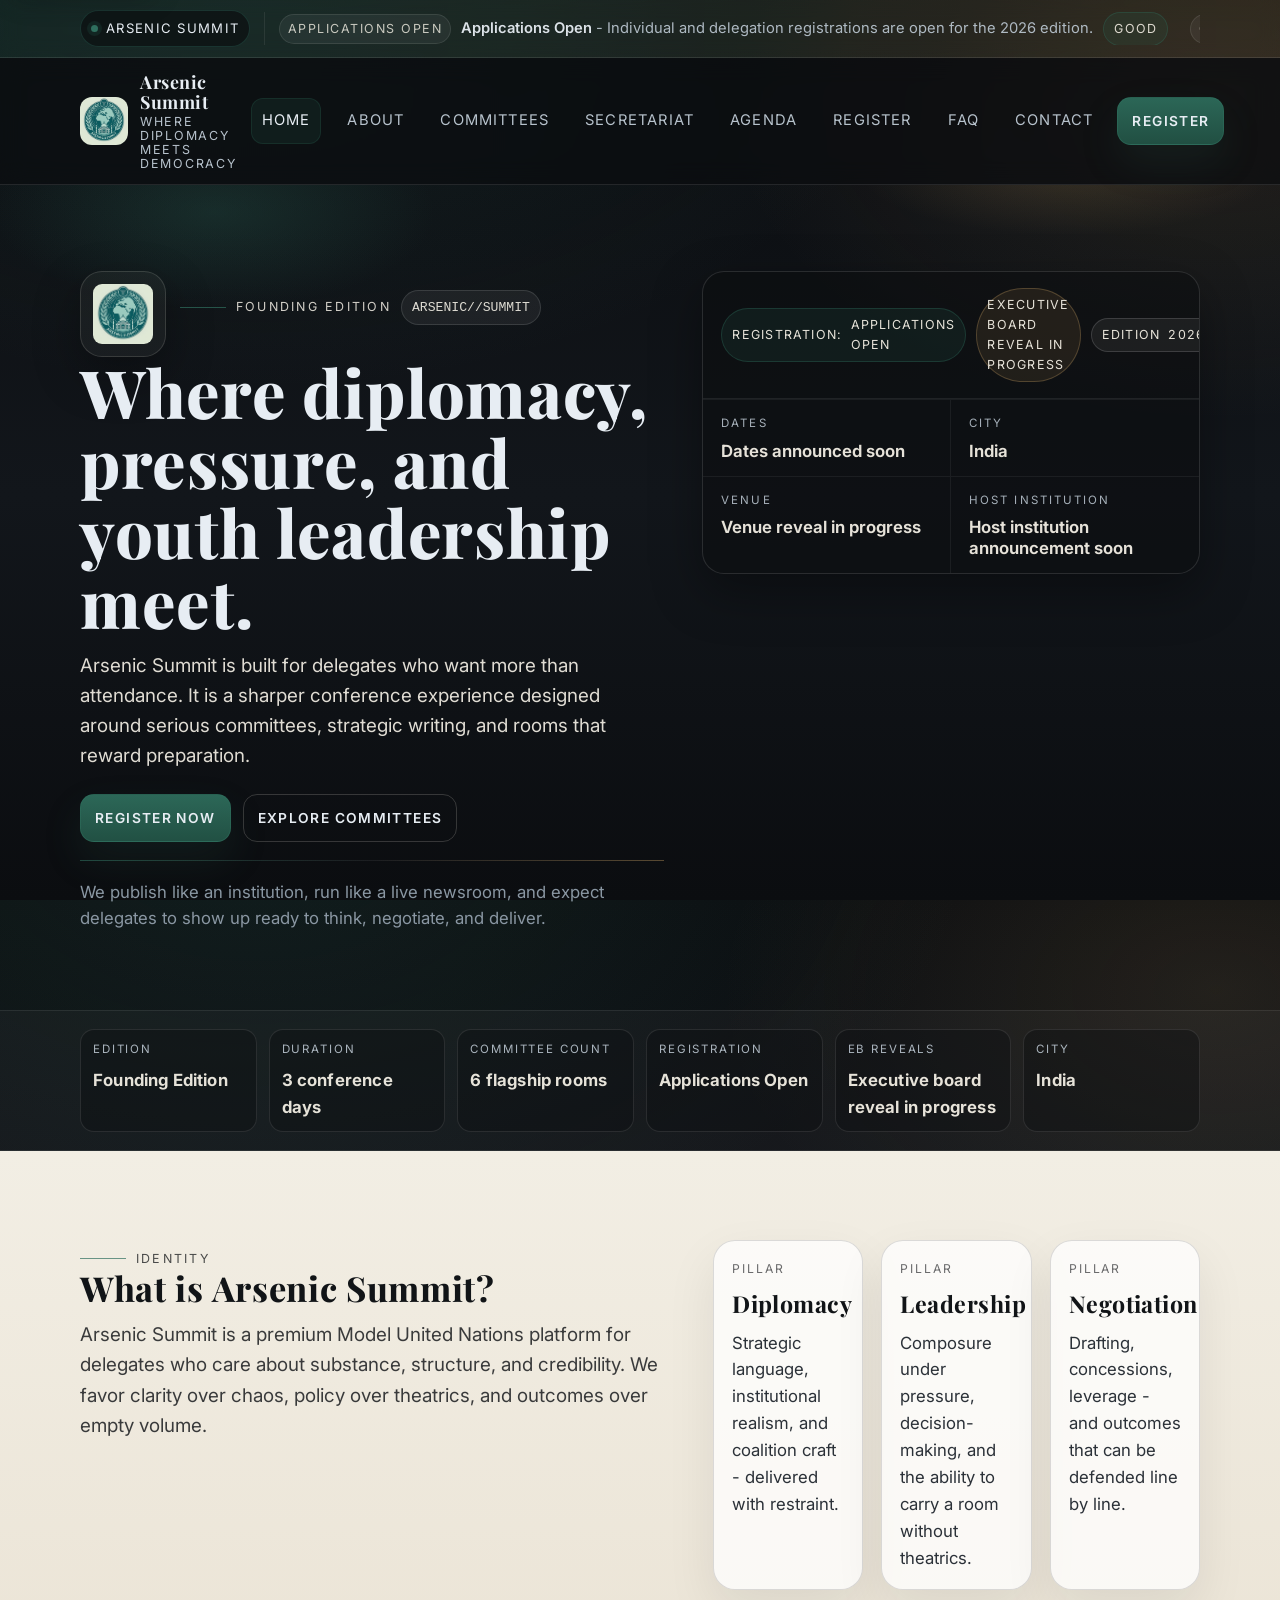
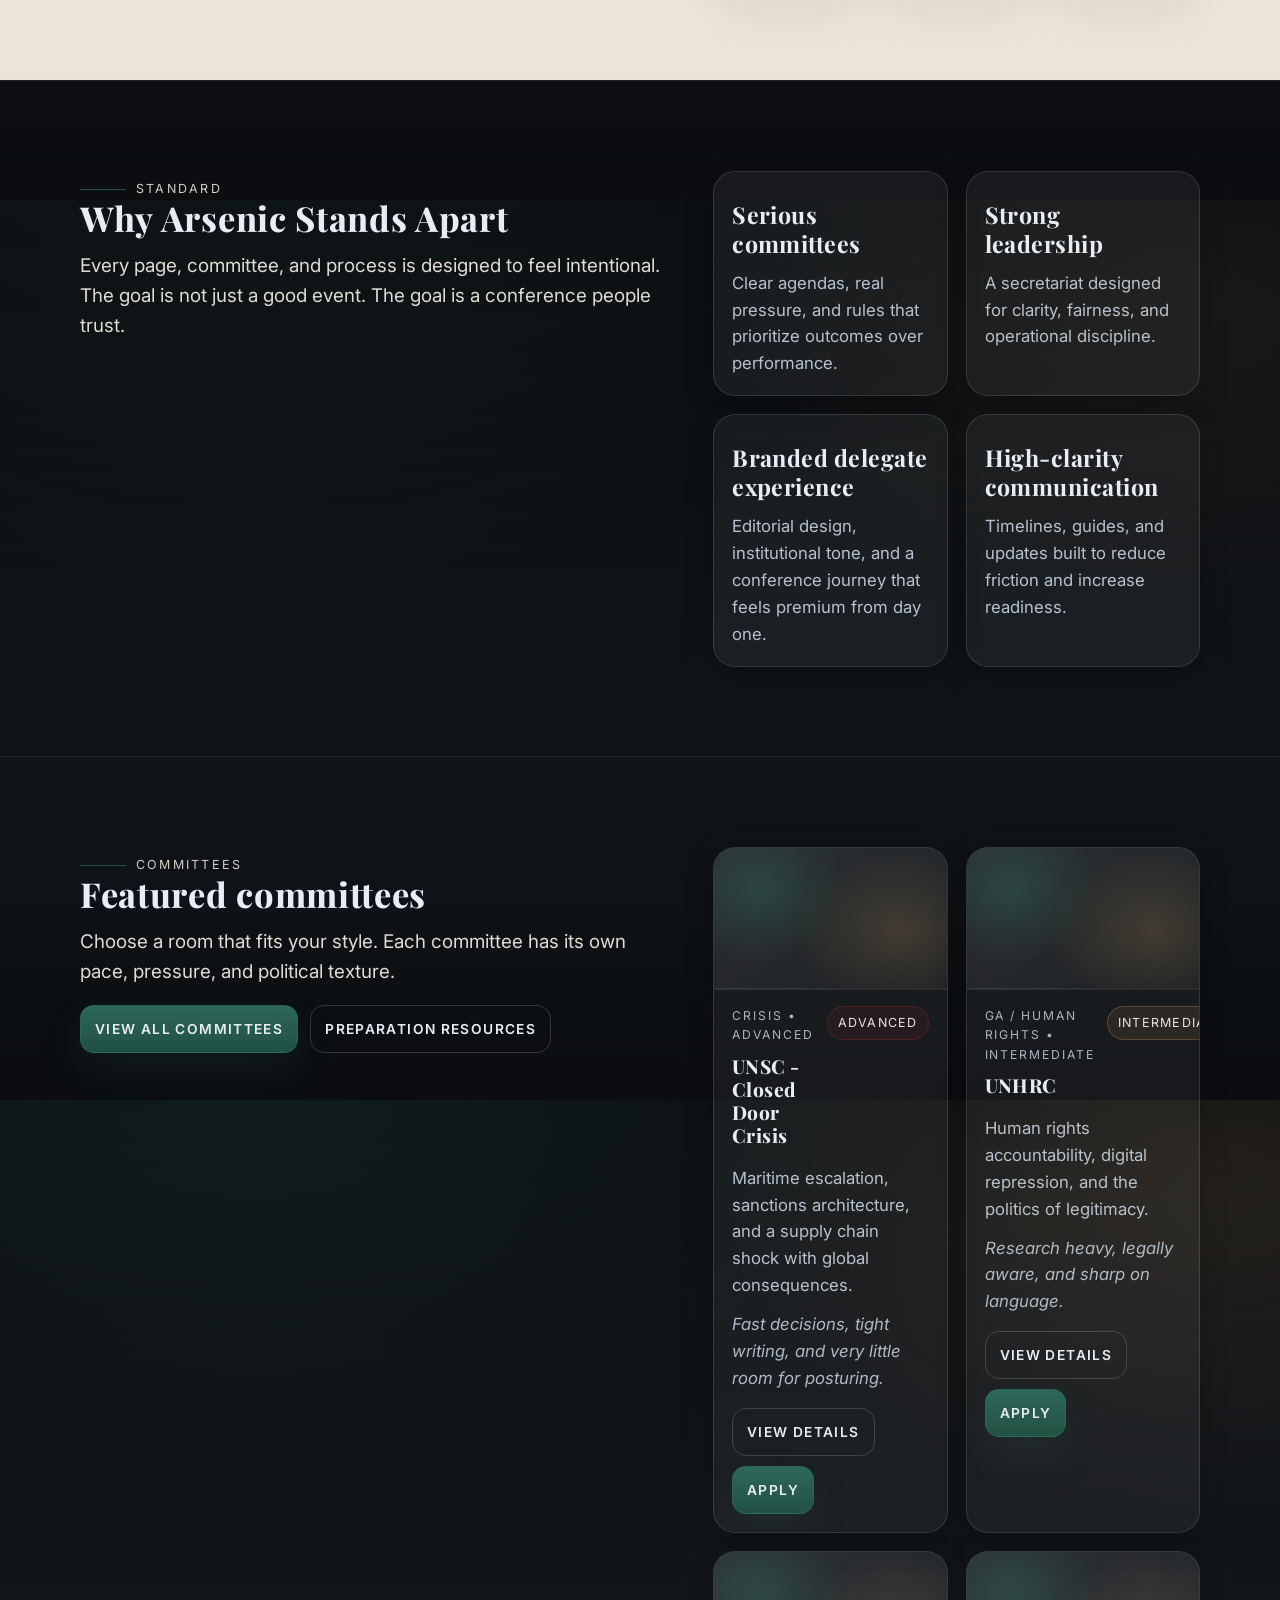
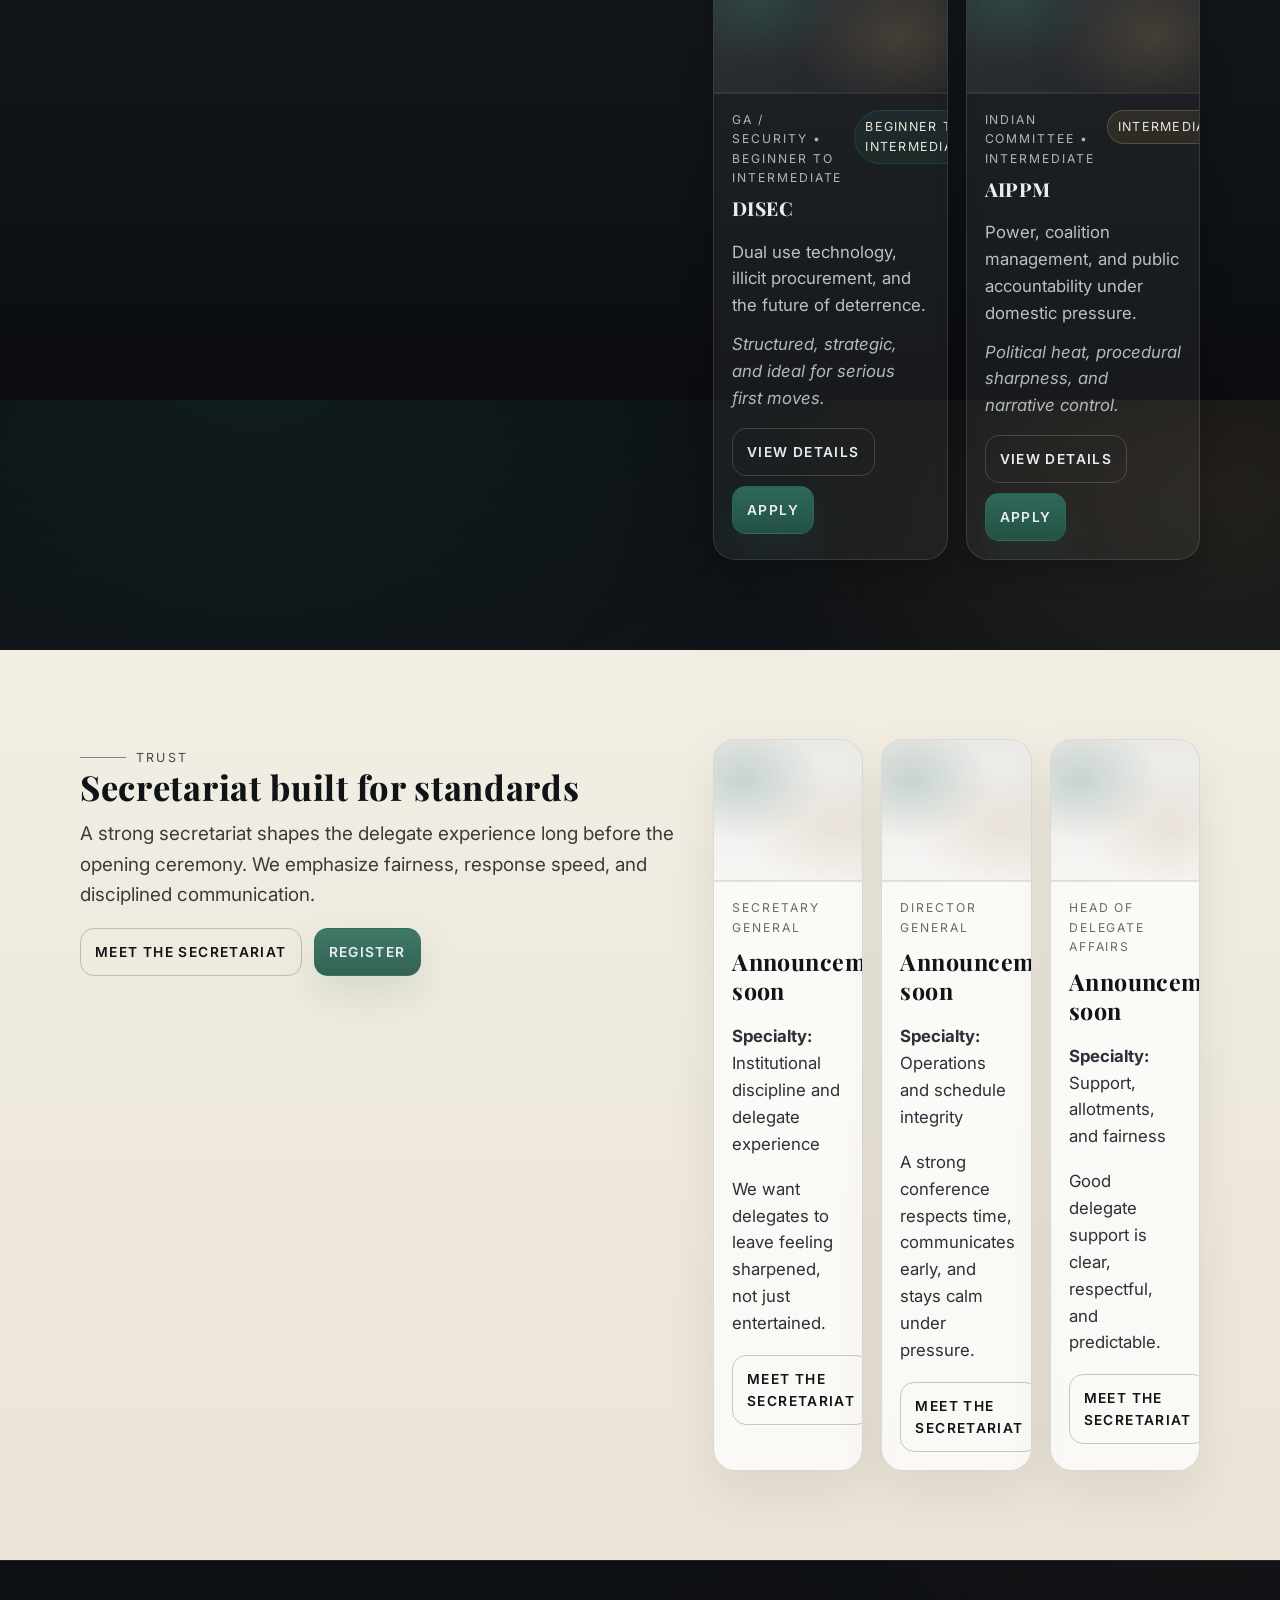
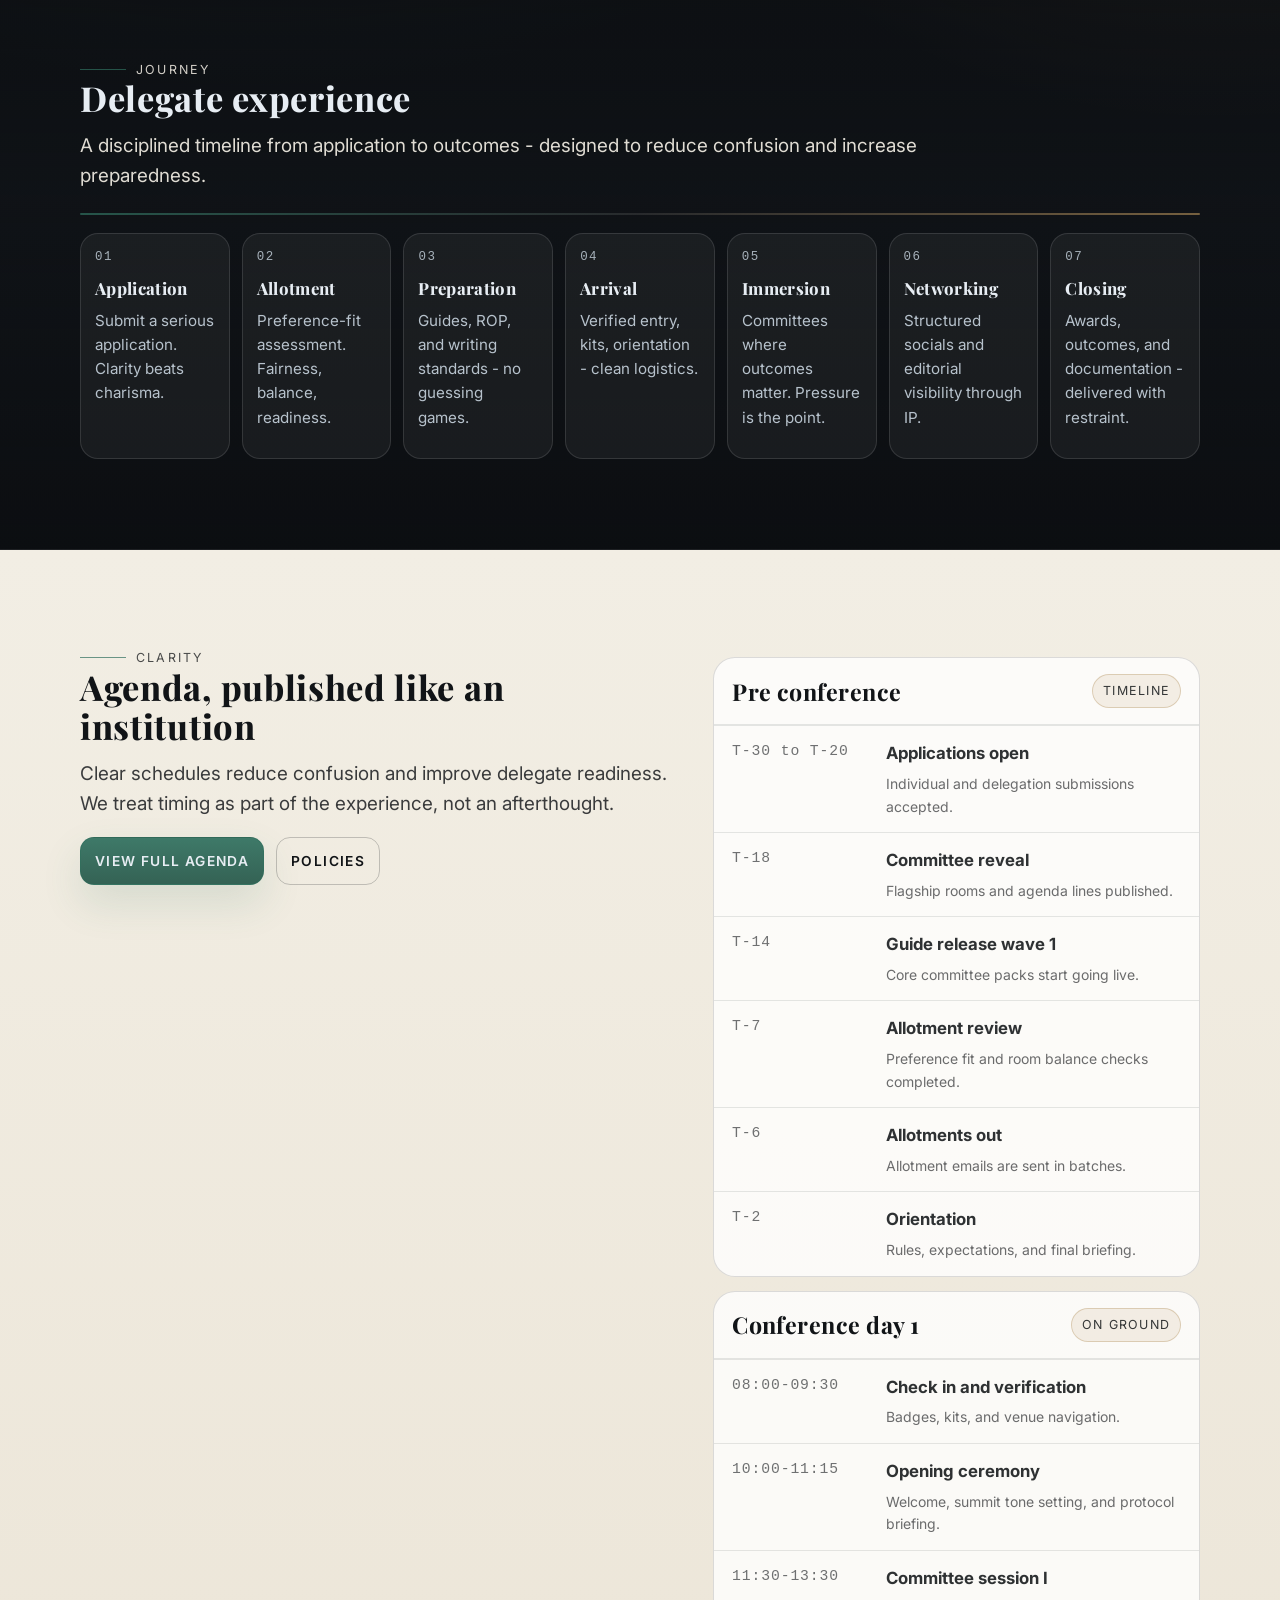
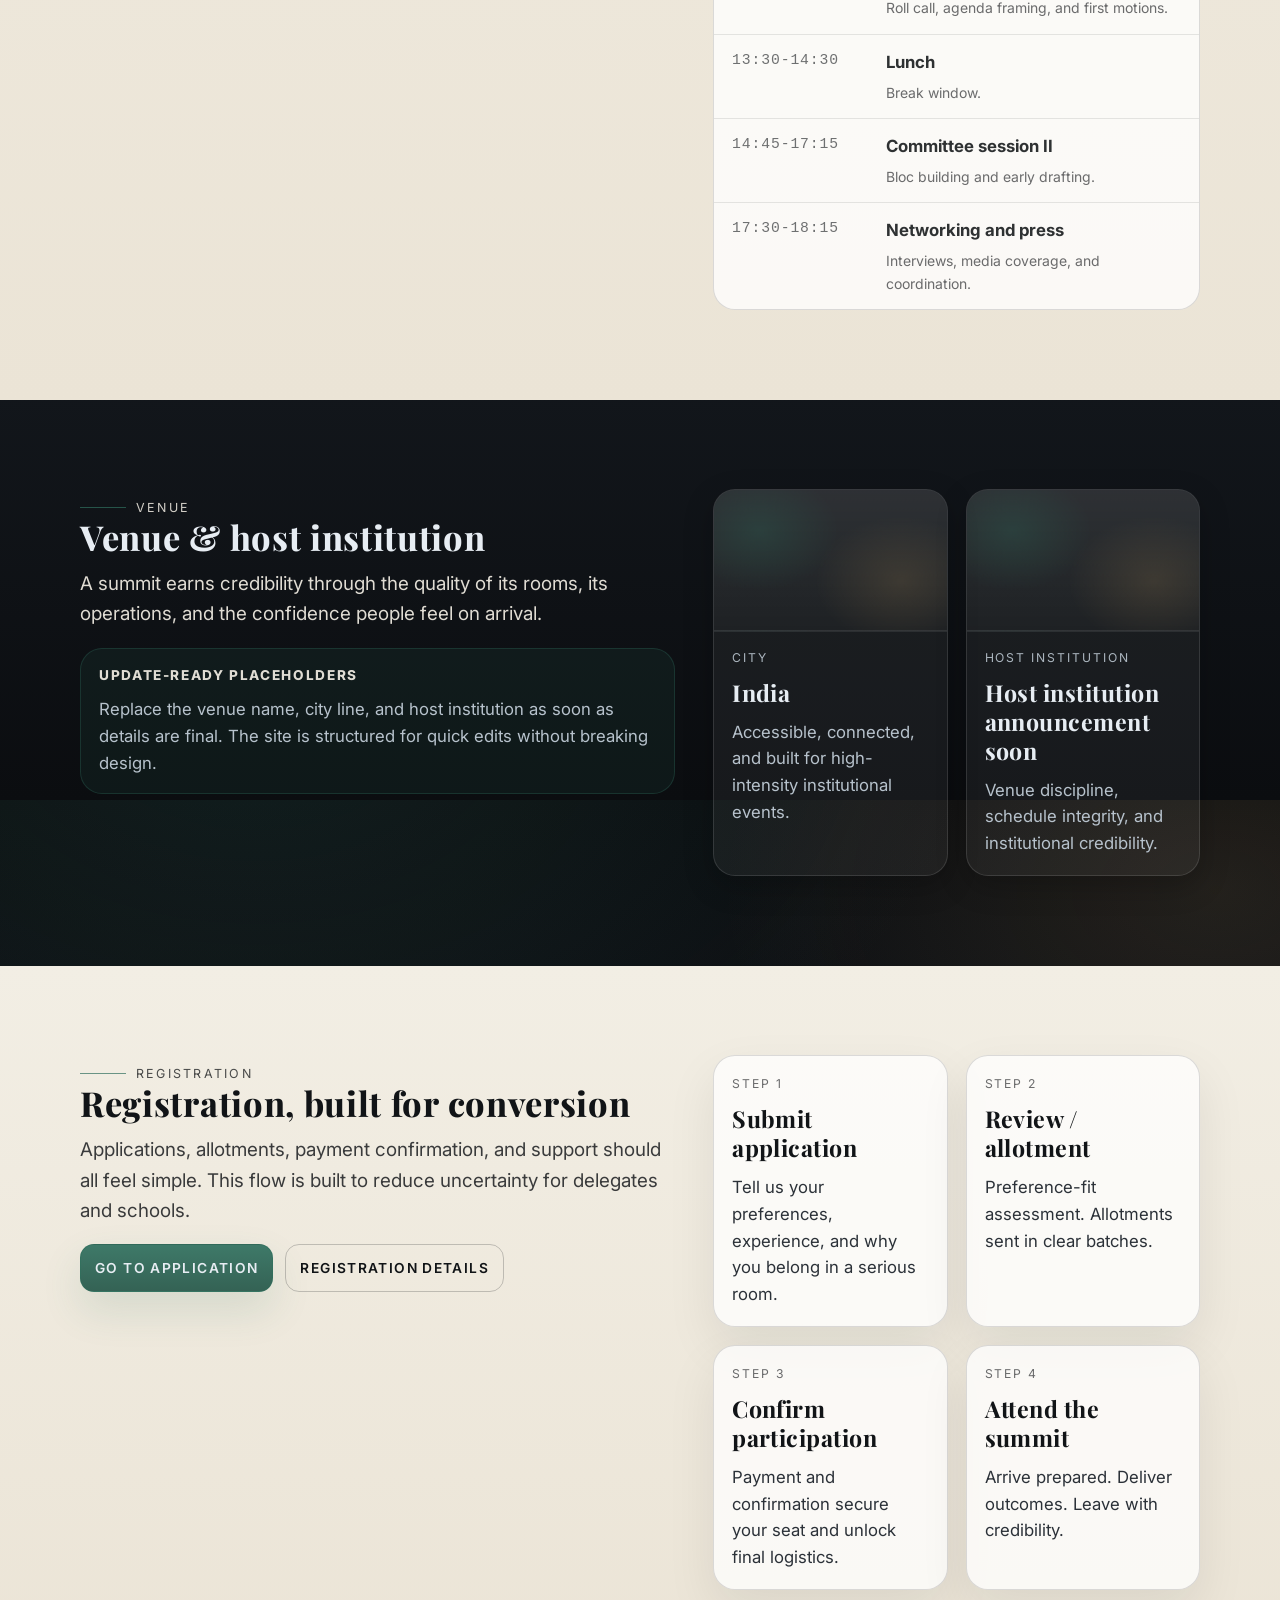
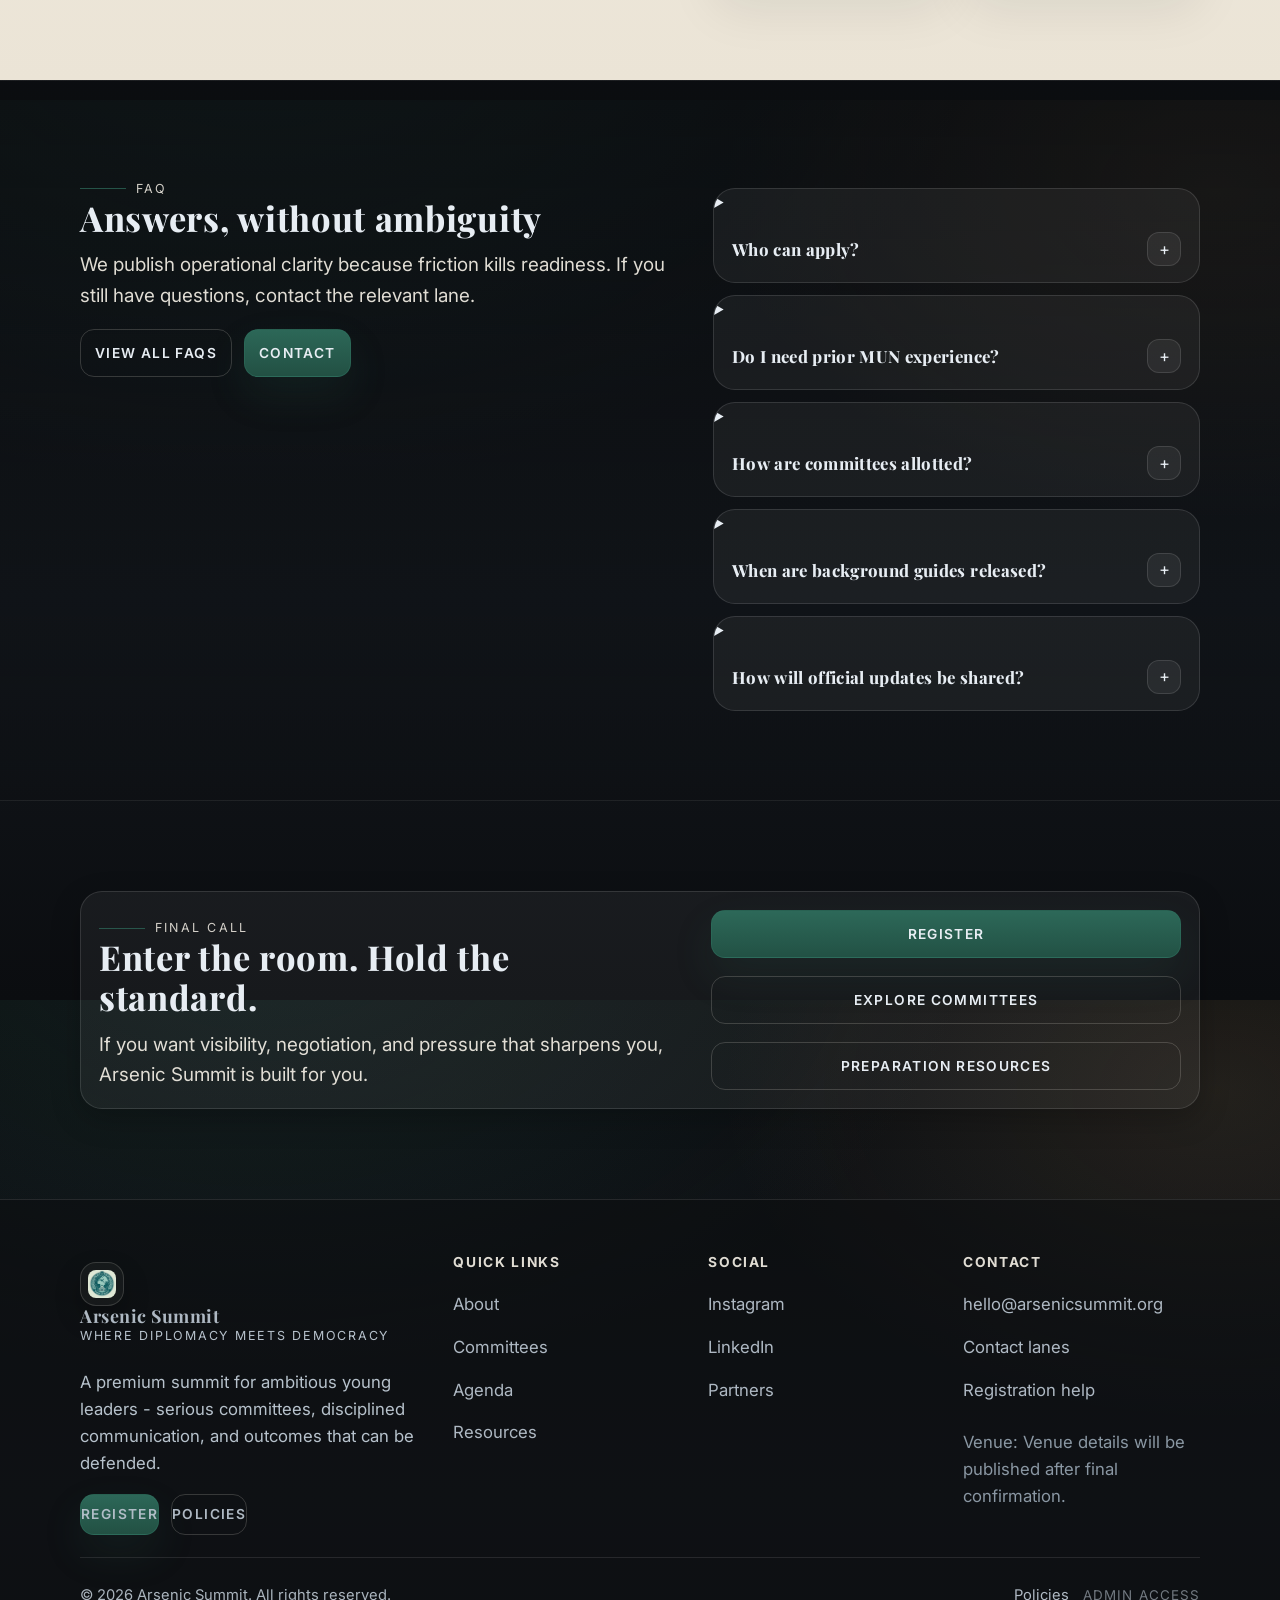
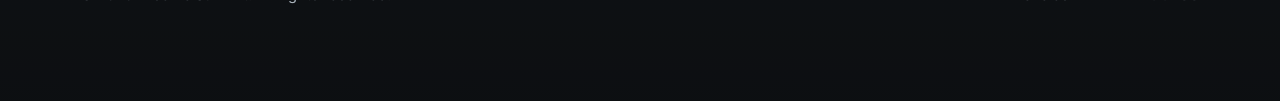
<file: arsenic-summit/index.html>
﻿<!doctype html>
<html lang="en">
<head>
  <meta charset="utf-8" />
  <meta name="viewport" content="width=device-width, initial-scale=1" />
  <meta name="description" content="Arsenic Summit 2026 - Where Diplomacy Meets Democracy. A premium, high-pressure conference built for ambitious young leaders." />
  <title>Arsenic Summit - Where Diplomacy Meets Democracy</title>

  <link rel="preconnect" href="https://fonts.googleapis.com" />
  <link rel="preconnect" href="https://fonts.gstatic.com" crossorigin />
  <link href="https://fonts.googleapis.com/css2?family=Inter:wght@400;500;600;700;800&family=Playfair+Display:wght@600;700;800&display=swap" rel="stylesheet" />
  <link rel="stylesheet" href="css/style.css" />

  <!-- Favicon-ready (inline SVG; replace anytime without breaking paths) -->
  <link rel="icon" href="data:image/svg+xml,%3Csvg xmlns='http://www.w3.org/2000/svg' viewBox='0 0 64 64'%3E%3Crect width='64' height='64' rx='14' fill='%230b0d10'/%3E%3Cpath d='M20 40c7-15 17-21 24-24-2 7-9 17-24 24Z' fill='%232f6f5e'/%3E%3Cpath d='M24 46c12-2 21-9 26-20-10 6-18 14-26 20Z' fill='%23b08d57' opacity='.9'/%3E%3C/svg%3E" />
</head>
<body data-enable-intro>
  <a class="skip-link" href="#main">Skip to content</a>

  <!-- 1. Announcement bar -->
  <div class="announcement" role="region" aria-label="Summit announcements">
    <div class="container">
      <div class="announcement-inner">
        <span class="pill"><span class="dot" aria-hidden="true"></span>Arsenic Summit</span>
        <div class="ticker" aria-label="Live updates">
          <div id="tickerTrack" class="ticker-track"></div>
        </div>
      </div>
    </div>
  </div>

  <!-- 2. Sticky navigation -->
  <header class="site-header" role="banner">
    <div class="container">
      <nav class="nav" aria-label="Primary navigation">
        <a class="brand" href="index.html" aria-label="Arsenic Summit Home">
          <img class="nav-logo" src="assets/images/arsenic-logo.jpg" alt="Arsenic Summit logo" />
          <span class="brand-text">
            <span class="name">Arsenic Summit</span>
            <span class="slogan">Where Diplomacy Meets Democracy</span>
          </span>
        </a>

        <div class="nav-links" role="list">
          <a data-nav href="index.html">Home</a>
          <a data-nav href="about.html">About</a>
          <a data-nav href="committees.html">Committees</a>
          <a data-nav href="secretariat.html">Secretariat</a>
          <a data-nav href="agenda.html">Agenda</a>
          <a data-nav href="registration.html">Register</a>
          <a data-nav href="faq.html">FAQ</a>
          <a data-nav href="contact.html">Contact</a>
        </div>

        <div class="nav-cta">
          <a class="btn btn-primary" href="registration.html">Register</a>
          <button id="menuBtn" class="menu-btn" type="button" aria-label="Open menu">
            <span></span><span></span><span></span>
          </button>
        </div>
      </nav>
    </div>
  </header>

  <!-- Mobile full-screen menu -->
  <div id="mobileMenu" class="mobile-menu" aria-hidden="true">
    <div class="mobile-menu-inner">
      <div class="mobile-top">
        <a class="brand" href="index.html" data-close-menu>
          <img class="nav-logo" src="assets/images/arsenic-logo.jpg" alt="Arsenic Summit logo" />
          <span class="brand-text">
            <span class="name">Arsenic Summit</span>
            <span class="slogan">2026 Edition</span>
          </span>
        </a>
        <button id="closeMenuBtn" class="close-btn" type="button" aria-label="Close menu">X</button>
      </div>

      <div class="mobile-nav" aria-label="Mobile navigation">
        <a href="index.html" data-close-menu>Home</a>
        <a href="about.html" data-close-menu>About</a>
        <a href="committees.html" data-close-menu>Committees</a>
        <a href="secretariat.html" data-close-menu>Secretariat</a>
        <a href="agenda.html" data-close-menu>Agenda</a>
        <a href="registration.html" data-close-menu>Register</a>
        <a href="faq.html" data-close-menu>FAQ</a>
        <a href="contact.html" data-close-menu>Contact</a>
      </div>

      <div class="mobile-actions">
        <a class="btn btn-primary" href="registration.html" data-close-menu>Register</a>
        <a class="btn btn-ghost" href="committees.html" data-close-menu>Explore Committees</a>
      </div>
    </div>
  </div>

  <!-- Mobile CTA bar -->
  <div class="mobile-cta-bar" role="region" aria-label="Quick actions">
    <div class="container">
      <div class="mobile-cta-inner">
        <a class="btn btn-primary" href="registration.html">Register</a>
        <a class="btn btn-ghost" href="committees.html">Committees</a>
      </div>
    </div>
  </div>

  <main id="main">
    <!-- 3. Hero -->
    <section class="hero section surface-dark">
      <div class="container">
        <div class="hero-wrap">
          <div class="reveal">
            <div class="hero-brand">
              <img class="hero-logo" src="assets/images/arsenic-logo.jpg" alt="Arsenic Summit logo" />
              <div class="label">
                <span class="eyebrow"><span class="rule" aria-hidden="true"></span><span data-bind-text="brand.editionLabel">Founding Edition</span></span>
                <span class="edition">ARSENIC//SUMMIT</span>
              </div>
            </div>
            <h1 data-bind-text="home.heroTitle">Where diplomacy, pressure, and youth leadership meet.</h1>
            <p class="lead sub" data-bind-text="home.heroLead">Arsenic Summit is built for delegates who want more than attendance. It is a sharper conference experience designed around serious committees, strategic writing, and rooms that reward preparation.</p>
            <div class="hero-actions">
              <a class="btn btn-primary" href="registration.html">Register Now</a>
              <a class="btn btn-ghost" href="committees.html">Explore Committees</a>
            </div>
            <div class="ruleline"></div>
            <p class="muted" data-bind-text="home.heroNote">We publish like an institution, run like a live newsroom, and expect delegates to show up ready to think, negotiate, and deliver.</p>
          </div>

          <aside class="hero-meta reveal" aria-label="Summit essentials">
            <div class="meta-head">
              <div class="status">
                <span class="badge good">Registration: <span data-bind-text="summit.registrationStatus">Applications Open</span></span>
                <span class="badge warn" data-bind-text="summit.executiveBoardStatus">Executive board reveal in progress</span>
              </div>
              <span class="badge">Edition <span data-bind-text="summit.year">2026</span></span>
            </div>
            <div class="meta-grid">
              <div class="meta-item">
                <div class="k">Dates</div>
                <div class="v" data-bind-text="summit.dates">Dates announced soon</div>
              </div>
              <div class="meta-item">
                <div class="k">City</div>
                <div class="v" data-bind-text="summit.city">India</div>
              </div>
              <div class="meta-item">
                <div class="k">Venue</div>
                <div class="v" data-bind-text="summit.venue">Venue reveal in progress</div>
              </div>
              <div class="meta-item">
                <div class="k">Host Institution</div>
                <div class="v" data-bind-text="summit.hostInstitution">Host institution announcement soon</div>
              </div>
            </div>
          </aside>
        </div>
      </div>
    </section>

    <!-- 4. Summit facts strip -->
    <section class="facts" aria-label="Summit facts">
      <div class="container">
        <div class="facts-row reveal">
          <div class="fact"><div class="k">Edition</div><div class="v" data-bind-text="brand.editionLabel">Founding Edition</div></div>
          <div class="fact"><div class="k">Duration</div><div class="v" data-bind-text="summit.duration">3 conference days</div></div>
          <div class="fact"><div class="k">Committee Count</div><div class="v" data-bind-text="summit.committeeCountLabel">6 flagship rooms</div></div>
          <div class="fact"><div class="k">Registration</div><div class="v" data-bind-text="summit.registrationStatus">Applications Open</div></div>
          <div class="fact"><div class="k">EB Reveals</div><div class="v" data-bind-text="summit.executiveBoardStatus">Executive board reveal in progress</div></div>
          <div class="fact"><div class="k">City</div><div class="v" data-bind-text="summit.city">India</div></div>
        </div>
      </div>
    </section>

    <!-- 5. What is Arsenic Summit? -->
    <section class="section surface-paper">
      <div class="container">
        <div class="split">
          <div class="reveal">
            <div class="eyebrow"><span class="rule" aria-hidden="true"></span>Identity</div>
            <h2>What is Arsenic Summit?</h2>
            <p class="lead" data-bind-text="home.identityLead">Arsenic Summit is a premium Model United Nations platform for delegates who care about substance, structure, and credibility. We favor clarity over chaos, policy over theatrics, and outcomes over empty volume.</p>
          </div>
          <div class="grid grid-3">
            <article class="card reveal">
              <div class="card-inner">
                <div class="card-kicker">Pillar</div>
                <h3 class="card-title">Diplomacy</h3>
                <p>Strategic language, institutional realism, and coalition craft - delivered with restraint.</p>
              </div>
            </article>
            <article class="card reveal">
              <div class="card-inner">
                <div class="card-kicker">Pillar</div>
                <h3 class="card-title">Leadership</h3>
                <p>Composure under pressure, decision-making, and the ability to carry a room without theatrics.</p>
              </div>
            </article>
            <article class="card reveal">
              <div class="card-inner">
                <div class="card-kicker">Pillar</div>
                <h3 class="card-title">Negotiation</h3>
                <p>Drafting, concessions, leverage - and outcomes that can be defended line by line.</p>
              </div>
            </article>
          </div>
        </div>
      </div>
    </section>

    <!-- 6. Why Arsenic Stands Apart -->
    <section class="section surface-ink">
      <div class="container">
        <div class="split">
          <div class="reveal">
            <div class="eyebrow"><span class="rule" aria-hidden="true"></span>Standard</div>
            <h2>Why Arsenic Stands Apart</h2>
            <p class="lead" data-bind-text="home.differenceLead">Every page, committee, and process is designed to feel intentional. The goal is not just a good event. The goal is a conference people trust.</p>
          </div>
          <div class="grid grid-2">
            <article class="card reveal"><div class="card-inner"><h3 class="card-title">Serious committees</h3><p>Clear agendas, real pressure, and rules that prioritize outcomes over performance.</p></div></article>
            <article class="card reveal"><div class="card-inner"><h3 class="card-title">Strong leadership</h3><p>A secretariat designed for clarity, fairness, and operational discipline.</p></div></article>
            <article class="card reveal"><div class="card-inner"><h3 class="card-title">Branded delegate experience</h3><p>Editorial design, institutional tone, and a conference journey that feels premium from day one.</p></div></article>
            <article class="card reveal"><div class="card-inner"><h3 class="card-title">High-clarity communication</h3><p>Timelines, guides, and updates built to reduce friction and increase readiness.</p></div></article>
          </div>
        </div>
      </div>
    </section>

    <!-- 7. Committees preview -->
    <section class="section surface-dark">
      <div class="container">
        <div class="split">
          <div class="reveal">
            <div class="eyebrow"><span class="rule" aria-hidden="true"></span>Committees</div>
            <h2>Featured committees</h2>
            <p class="lead" data-bind-text="home.committeesLead">Choose a room that fits your style. Each committee has its own pace, pressure, and political texture.</p>
            <div class="hero-actions mt-18">
              <a class="btn btn-primary" href="committees.html">View all committees</a>
              <a class="btn btn-ghost" href="resources.html">Preparation resources</a>
            </div>
          </div>
          <div class="grid grid-2" id="featuredCommittees" aria-label="Featured committees list"></div>
        </div>
      </div>
    </section>

    <!-- 8. Secretariat preview -->
    <section class="section surface-paper">
      <div class="container">
        <div class="split">
          <div class="reveal">
            <div class="eyebrow"><span class="rule" aria-hidden="true"></span>Trust</div>
            <h2>Secretariat built for standards</h2>
            <p class="lead" data-bind-text="home.secretariatLead">A strong secretariat shapes the delegate experience long before the opening ceremony. We emphasize fairness, response speed, and disciplined communication.</p>
            <div class="hero-actions mt-18">
              <a class="btn btn-ghost" href="secretariat.html">Meet the Secretariat</a>
              <a class="btn btn-primary" href="registration.html">Register</a>
            </div>
          </div>
          <div class="grid grid-3" id="secretariatPreview" aria-label="Secretariat preview"></div>
        </div>
      </div>
    </section>

    <!-- 9. Delegate experience -->
    <section class="section surface-ink">
      <div class="container">
        <div class="reveal">
          <div class="eyebrow"><span class="rule" aria-hidden="true"></span>Journey</div>
          <h2>Delegate experience</h2>
          <p class="lead">A disciplined timeline from application to outcomes - designed to reduce confusion and increase preparedness.</p>
        </div>
        <div class="timeline reveal" aria-label="Delegate experience timeline">
          <div class="timeline-line" aria-hidden="true"></div>
          <div class="timeline-steps">
            <div class="step"><div class="n">01</div><div class="t">Application</div><p>Submit a serious application. Clarity beats charisma.</p></div>
            <div class="step"><div class="n">02</div><div class="t">Allotment</div><p>Preference-fit assessment. Fairness, balance, readiness.</p></div>
            <div class="step"><div class="n">03</div><div class="t">Preparation</div><p>Guides, ROP, and writing standards - no guessing games.</p></div>
            <div class="step"><div class="n">04</div><div class="t">Arrival</div><p>Verified entry, kits, orientation - clean logistics.</p></div>
            <div class="step"><div class="n">05</div><div class="t">Immersion</div><p>Committees where outcomes matter. Pressure is the point.</p></div>
            <div class="step"><div class="n">06</div><div class="t">Networking</div><p>Structured socials and editorial visibility through IP.</p></div>
            <div class="step"><div class="n">07</div><div class="t">Closing</div><p>Awards, outcomes, and documentation - delivered with restraint.</p></div>
          </div>
        </div>
      </div>
    </section>

    <!-- 10. Agenda preview -->
    <section class="section surface-paper">
      <div class="container">
        <div class="split">
          <div class="reveal">
            <div class="eyebrow"><span class="rule" aria-hidden="true"></span>Clarity</div>
            <h2>Agenda, published like an institution</h2>
            <p class="lead" data-bind-text="home.agendaLead">Clear schedules reduce confusion and improve delegate readiness. We treat timing as part of the experience, not an afterthought.</p>
            <div class="hero-actions mt-18">
              <a class="btn btn-primary" href="agenda.html">View full agenda</a>
              <a class="btn btn-ghost" href="policies.html">Policies</a>
            </div>
          </div>
          <div class="schedule" id="agendaPreview" aria-label="Agenda preview"></div>
        </div>
      </div>
    </section>

    <!-- 11. Venue and host -->
    <section class="section surface-dark">
      <div class="container">
        <div class="split">
          <div class="reveal">
            <div class="eyebrow"><span class="rule" aria-hidden="true"></span>Venue</div>
            <h2>Venue & host institution</h2>
            <p class="lead" data-bind-text="home.venueLead">A summit earns credibility through the quality of its rooms, its operations, and the confidence people feel on arrival.</p>
            <div class="callout mt-18">
              <div class="title">Update-ready placeholders</div>
              <p style="margin:10px 0 0 0;">Replace the venue name, city line, and host institution as soon as details are final. The site is structured for quick edits without breaking design.</p>
            </div>
          </div>
          <div class="grid grid-2">
            <article class="card reveal">
              <div class="media" aria-hidden="true"></div>
              <div class="card-inner">
                <div class="card-kicker">City</div>
                <h3 class="card-title" data-bind-text="summit.city">India</h3>
                <p>Accessible, connected, and built for high-intensity institutional events.</p>
              </div>
            </article>
            <article class="card reveal">
              <div class="media" aria-hidden="true"></div>
              <div class="card-inner">
                <div class="card-kicker">Host institution</div>
                <h3 class="card-title" data-bind-text="summit.hostInstitution">Host institution announcement soon</h3>
                <p>Venue discipline, schedule integrity, and institutional credibility.</p>
              </div>
            </article>
          </div>
        </div>
      </div>
    </section>

    <!-- 12. Registration steps -->
    <section class="section surface-paper">
      <div class="container">
        <div class="split">
          <div class="reveal">
            <div class="eyebrow"><span class="rule" aria-hidden="true"></span>Registration</div>
            <h2>Registration, built for conversion</h2>
            <p class="lead" data-bind-text="home.registrationLead">Applications, allotments, payment confirmation, and support should all feel simple. This flow is built to reduce uncertainty for delegates and schools.</p>
            <div class="hero-actions mt-18">
              <a class="btn btn-primary" href="registration.html#apply">Go to application</a>
              <a class="btn btn-ghost" href="registration.html">Registration details</a>
            </div>
          </div>
          <div class="grid grid-2">
            <article class="card reveal"><div class="card-inner"><div class="card-kicker">Step 1</div><h3 class="card-title">Submit application</h3><p>Tell us your preferences, experience, and why you belong in a serious room.</p></div></article>
            <article class="card reveal"><div class="card-inner"><div class="card-kicker">Step 2</div><h3 class="card-title">Review / allotment</h3><p>Preference-fit assessment. Allotments sent in clear batches.</p></div></article>
            <article class="card reveal"><div class="card-inner"><div class="card-kicker">Step 3</div><h3 class="card-title">Confirm participation</h3><p>Payment and confirmation secure your seat and unlock final logistics.</p></div></article>
            <article class="card reveal"><div class="card-inner"><div class="card-kicker">Step 4</div><h3 class="card-title">Attend the summit</h3><p>Arrive prepared. Deliver outcomes. Leave with credibility.</p></div></article>
          </div>
        </div>
      </div>
    </section>

    <!-- 13. FAQ preview -->
    <section class="section surface-ink">
      <div class="container">
        <div class="split">
          <div class="reveal">
            <div class="eyebrow"><span class="rule" aria-hidden="true"></span>FAQ</div>
            <h2>Answers, without ambiguity</h2>
            <p class="lead">We publish operational clarity because friction kills readiness. If you still have questions, contact the relevant lane.</p>
            <div class="hero-actions mt-18">
              <a class="btn btn-ghost" href="faq.html">View all FAQs</a>
              <a class="btn btn-primary" href="contact.html">Contact</a>
            </div>
          </div>
          <div class="accordion" id="faqPreview" aria-label="FAQ preview"></div>
        </div>
      </div>
    </section>

    <!-- 14. Final CTA -->
    <section class="section surface-dark">
      <div class="container">
        <div class="card reveal">
          <div class="card-inner">
            <div class="split">
              <div>
                <div class="eyebrow"><span class="rule" aria-hidden="true"></span>Final call</div>
                <h2 data-bind-text="home.finalCtaTitle">Enter the room. Hold the standard.</h2>
                <p class="lead" data-bind-text="home.finalCtaLead">If you want visibility, negotiation, and pressure that sharpens you, Arsenic Summit is built for you.</p>
              </div>
              <div class="stack-lg">
                <a class="btn btn-primary" href="registration.html">Register</a>
                <a class="btn btn-ghost" href="committees.html">Explore Committees</a>
                <a class="btn btn-ghost" href="resources.html">Preparation Resources</a>
              </div>
            </div>
          </div>
        </div>
      </div>
    </section>

    <!-- 15. Footer -->
    <footer class="footer" role="contentinfo">
      <div class="container">
        <div class="footer-top">
          <div class="identity">
            <a class="brand" href="index.html">
              <img class="footer-logo" src="assets/images/arsenic-logo.jpg" alt="Arsenic Summit logo" />
              <span class="brand-text">
                <span class="name">Arsenic Summit</span>
                <span class="slogan">Where Diplomacy Meets Democracy</span>
              </span>
            </a>
            <p class="mt-18">A premium summit for ambitious young leaders - serious committees, disciplined communication, and outcomes that can be defended.</p>
            <div class="hero-actions mt-18">
              <a class="btn btn-primary" href="registration.html">Register</a>
              <a class="btn btn-ghost" href="policies.html">Policies</a>
            </div>
          </div>

          <div>
            <h3>Quick links</h3>
            <a href="about.html">About</a>
            <a href="committees.html">Committees</a>
            <a href="agenda.html">Agenda</a>
            <a href="resources.html">Resources</a>
          </div>

          <div>
            <h3>Social</h3>
            <a data-bind-href="social.instagram" href="#">Instagram</a>
            <a data-bind-href="social.linkedin" href="#">LinkedIn</a>
            <a href="partners.html">Partners</a>
          </div>

          <div>
            <h3>Contact</h3>
            <a data-bind-href="contact.officialEmailHref" data-bind-text="contact.officialEmail" href="mailto:hello@arsenicsummit.org">hello@arsenicsummit.org</a>
            <a href="contact.html">Contact lanes</a>
            <a href="registration.html">Registration help</a>
            <div class="mt-18 muted">Venue: <span data-bind-text="summit.venueAddress">Venue details will be published after final confirmation.</span></div>
          </div>
        </div>

        <div class="footer-bottom">
          <div>&copy; <span data-year></span> Arsenic Summit. All rights reserved.</div>
          <div class="footer-meta-links"><a href="policies.html">Policies</a><a class="admin-access-link" href="admin-access.html">Admin Access</a></div>
        </div>
      </div>
    </footer>
  </main>

  <script src="js/site-data.js"></script>
    <script src="js/app.js"></script>
</body>
</html>
</file>
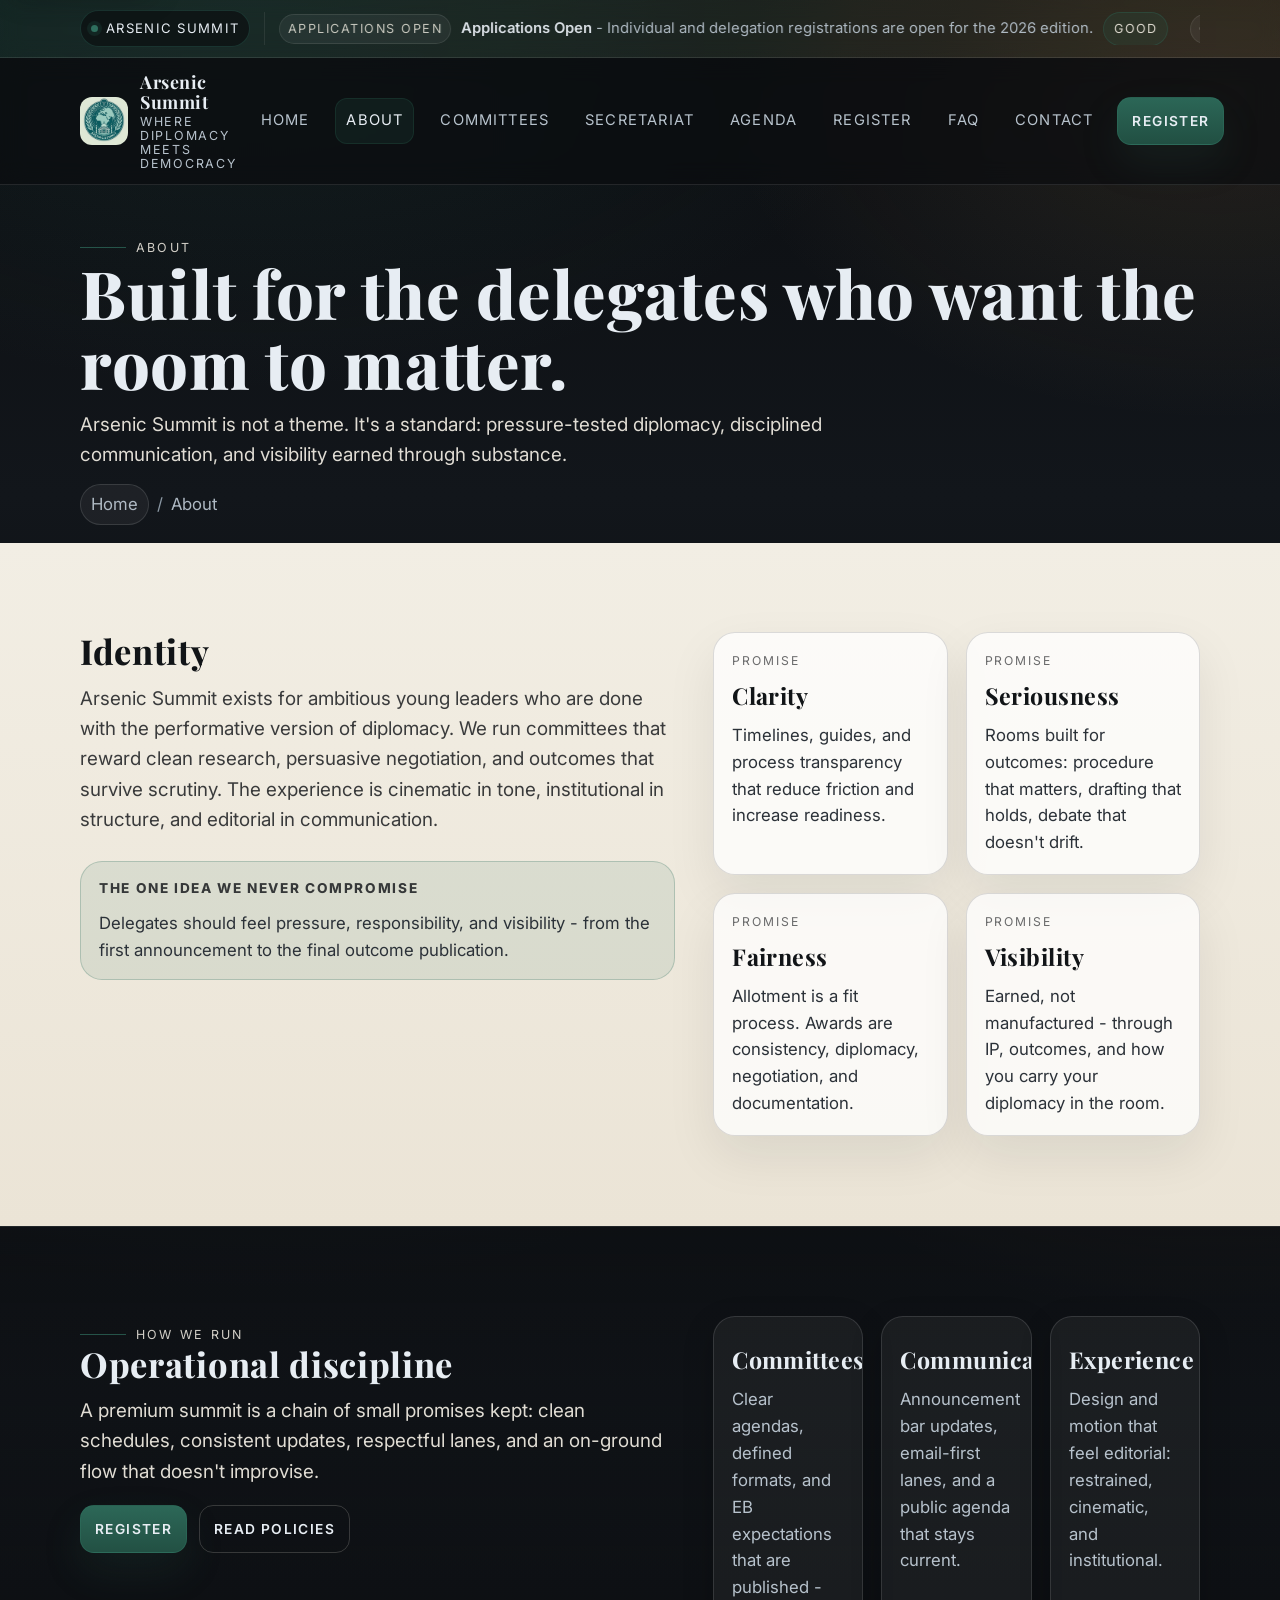
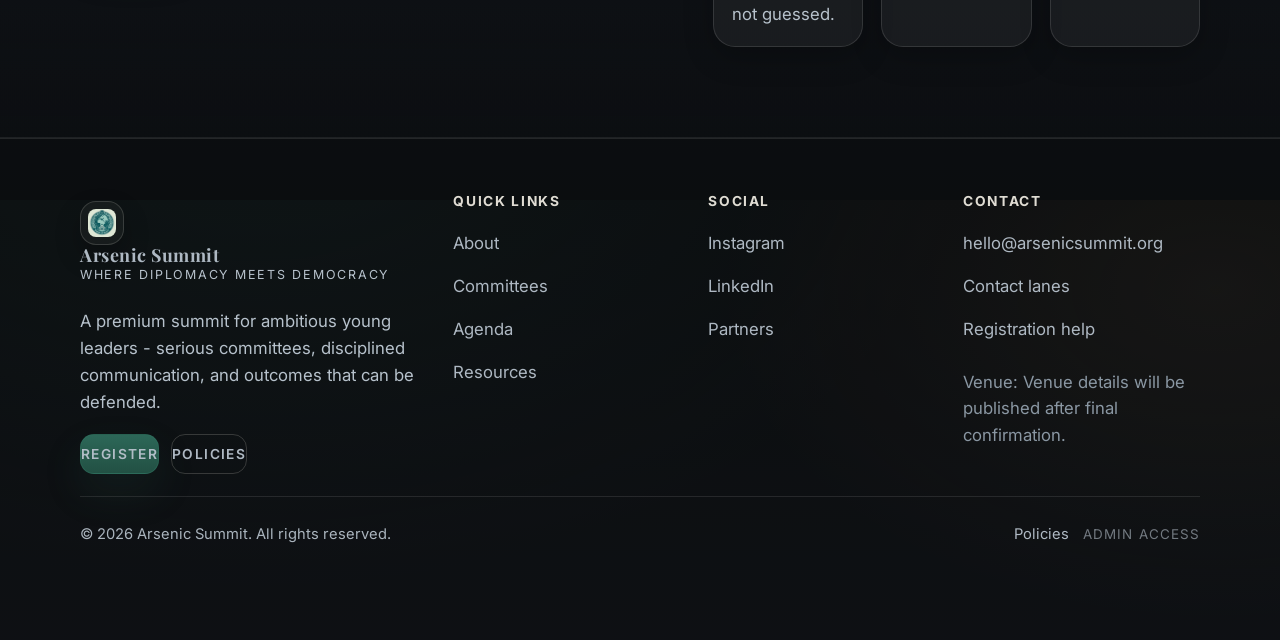
<file: arsenic-summit/about.html>
﻿<!doctype html>
<html lang="en">
<head>
  <meta charset="utf-8" />
  <meta name="viewport" content="width=device-width, initial-scale=1" />
  <meta name="description" content="About Arsenic Summit - an institutional, premium delegate experience where diplomacy meets democracy." />
  <title>About - Arsenic Summit</title>

  <link rel="preconnect" href="https://fonts.googleapis.com" />
  <link rel="preconnect" href="https://fonts.gstatic.com" crossorigin />
  <link href="https://fonts.googleapis.com/css2?family=Inter:wght@400;500;600;700;800&family=Playfair+Display:wght@600;700;800&display=swap" rel="stylesheet" />
  <link rel="stylesheet" href="css/style.css" />
  <link rel="icon" href="data:image/svg+xml,%3Csvg xmlns='http://www.w3.org/2000/svg' viewBox='0 0 64 64'%3E%3Crect width='64' height='64' rx='14' fill='%230b0d10'/%3E%3Cpath d='M20 40c7-15 17-21 24-24-2 7-9 17-24 24Z' fill='%232f6f5e'/%3E%3Cpath d='M24 46c12-2 21-9 26-20-10 6-18 14-26 20Z' fill='%23b08d57' opacity='.9'/%3E%3C/svg%3E" />
</head>
<body>
  <a class="skip-link" href="#main">Skip to content</a>

  <div class="announcement" role="region" aria-label="Summit announcements">
    <div class="container">
      <div class="announcement-inner">
        <span class="pill"><span class="dot" aria-hidden="true"></span>Arsenic Summit</span>
        <div class="ticker" aria-label="Live updates">
          <div id="tickerTrack" class="ticker-track"></div>
        </div>
      </div>
    </div>
  </div>

  <header class="site-header" role="banner">
    <div class="container">
      <nav class="nav" aria-label="Primary navigation">
        <a class="brand" href="index.html" aria-label="Arsenic Summit Home">
          <img class="nav-logo" src="assets/images/arsenic-logo.jpg" alt="Arsenic Summit logo" />
          <span class="brand-text">
            <span class="name">Arsenic Summit</span>
            <span class="slogan">Where Diplomacy Meets Democracy</span>
          </span>
        </a>

        <div class="nav-links" role="list">
          <a data-nav href="index.html">Home</a>
          <a data-nav href="about.html">About</a>
          <a data-nav href="committees.html">Committees</a>
          <a data-nav href="secretariat.html">Secretariat</a>
          <a data-nav href="agenda.html">Agenda</a>
          <a data-nav href="registration.html">Register</a>
          <a data-nav href="faq.html">FAQ</a>
          <a data-nav href="contact.html">Contact</a>
        </div>

        <div class="nav-cta">
          <a class="btn btn-primary" href="registration.html">Register</a>
          <button id="menuBtn" class="menu-btn" type="button" aria-label="Open menu">
            <span></span><span></span><span></span>
          </button>
        </div>
      </nav>
    </div>
  </header>

  <div id="mobileMenu" class="mobile-menu" aria-hidden="true">
    <div class="mobile-menu-inner">
      <div class="mobile-top">
        <a class="brand" href="index.html" data-close-menu>
          <img class="nav-logo" src="assets/images/arsenic-logo.jpg" alt="Arsenic Summit logo" />
          <span class="brand-text">
            <span class="name">Arsenic Summit</span>
            <span class="slogan">2026 Edition</span>
          </span>
        </a>
        <button id="closeMenuBtn" class="close-btn" type="button" aria-label="Close menu">X</button>
      </div>

      <div class="mobile-nav" aria-label="Mobile navigation">
        <a href="index.html" data-close-menu>Home</a>
        <a href="about.html" data-close-menu>About</a>
        <a href="committees.html" data-close-menu>Committees</a>
        <a href="secretariat.html" data-close-menu>Secretariat</a>
        <a href="agenda.html" data-close-menu>Agenda</a>
        <a href="registration.html" data-close-menu>Register</a>
        <a href="faq.html" data-close-menu>FAQ</a>
        <a href="contact.html" data-close-menu>Contact</a>
      </div>

      <div class="mobile-actions">
        <a class="btn btn-primary" href="registration.html" data-close-menu>Register</a>
        <a class="btn btn-ghost" href="committees.html" data-close-menu>Explore Committees</a>
      </div>
    </div>
  </div>

  <div class="mobile-cta-bar" role="region" aria-label="Quick actions">
    <div class="container">
      <div class="mobile-cta-inner">
        <a class="btn btn-primary" href="registration.html">Register</a>
        <a class="btn btn-ghost" href="committees.html">Committees</a>
      </div>
    </div>
  </div>

  <main id="main">
    <section class="page-hero section-compact surface-dark">
      <div class="container">
        <div class="reveal">
          <div class="eyebrow"><span class="rule" aria-hidden="true"></span>About</div>
          <h1>Built for the delegates who want the room to matter.</h1>
          <p class="lead">Arsenic Summit is not a theme. It's a standard: pressure-tested diplomacy, disciplined communication, and visibility earned through substance.</p>
          <div class="crumbs">
            <a href="index.html">Home</a>
            <span class="muted">/</span>
            <span>About</span>
          </div>
        </div>
      </div>
    </section>

    <section class="section surface-paper">
      <div class="container">
        <div class="split">
          <div class="reveal">
            <h2>Identity</h2>
            <p class="lead">
              Arsenic Summit exists for ambitious young leaders who are done with the performative version of diplomacy.
              We run committees that reward clean research, persuasive negotiation, and outcomes that survive scrutiny.
              The experience is cinematic in tone, institutional in structure, and editorial in communication.
            </p>
            <div class="callout mt-26">
              <div class="title">The one idea we never compromise</div>
              <p style="margin:10px 0 0 0;">Delegates should feel pressure, responsibility, and visibility - from the first announcement to the final outcome publication.</p>
            </div>
          </div>
          <div class="grid grid-2">
            <article class="card reveal">
              <div class="card-inner">
                <div class="card-kicker">Promise</div>
                <h3 class="card-title">Clarity</h3>
                <p>Timelines, guides, and process transparency that reduce friction and increase readiness.</p>
              </div>
            </article>
            <article class="card reveal">
              <div class="card-inner">
                <div class="card-kicker">Promise</div>
                <h3 class="card-title">Seriousness</h3>
                <p>Rooms built for outcomes: procedure that matters, drafting that holds, debate that doesn't drift.</p>
              </div>
            </article>
            <article class="card reveal">
              <div class="card-inner">
                <div class="card-kicker">Promise</div>
                <h3 class="card-title">Fairness</h3>
                <p>Allotment is a fit process. Awards are consistency, diplomacy, negotiation, and documentation.</p>
              </div>
            </article>
            <article class="card reveal">
              <div class="card-inner">
                <div class="card-kicker">Promise</div>
                <h3 class="card-title">Visibility</h3>
                <p>Earned, not manufactured - through IP, outcomes, and how you carry your diplomacy in the room.</p>
              </div>
            </article>
          </div>
        </div>
      </div>
    </section>

    <section class="section surface-ink">
      <div class="container">
        <div class="split">
          <div class="reveal">
            <div class="eyebrow"><span class="rule" aria-hidden="true"></span>How we run</div>
            <h2>Operational discipline</h2>
            <p class="lead">A premium summit is a chain of small promises kept: clean schedules, consistent updates, respectful lanes, and an on-ground flow that doesn't improvise.</p>
            <div class="hero-actions mt-18">
              <a class="btn btn-primary" href="registration.html">Register</a>
              <a class="btn btn-ghost" href="policies.html">Read policies</a>
            </div>
          </div>
          <div class="grid grid-3">
            <article class="card reveal"><div class="card-inner"><h3 class="card-title">Committees</h3><p>Clear agendas, defined formats, and EB expectations that are published - not guessed.</p></div></article>
            <article class="card reveal"><div class="card-inner"><h3 class="card-title">Communication</h3><p>Announcement bar updates, email-first lanes, and a public agenda that stays current.</p></div></article>
            <article class="card reveal"><div class="card-inner"><h3 class="card-title">Experience</h3><p>Design and motion that feel editorial: restrained, cinematic, and institutional.</p></div></article>
          </div>
        </div>
      </div>
    </section>

    <footer class="footer" role="contentinfo">
      <div class="container">
        <div class="footer-top">
          <div class="identity">
            <a class="brand" href="index.html">
              <img class="footer-logo" src="assets/images/arsenic-logo.jpg" alt="Arsenic Summit logo" />
              <span class="brand-text">
                <span class="name">Arsenic Summit</span>
                <span class="slogan">Where Diplomacy Meets Democracy</span>
              </span>
            </a>
            <p class="mt-18">A premium summit for ambitious young leaders - serious committees, disciplined communication, and outcomes that can be defended.</p>
            <div class="hero-actions mt-18">
              <a class="btn btn-primary" href="registration.html">Register</a>
              <a class="btn btn-ghost" href="policies.html">Policies</a>
            </div>
          </div>

          <div>
            <h3>Quick links</h3>
            <a href="about.html">About</a>
            <a href="committees.html">Committees</a>
            <a href="agenda.html">Agenda</a>
            <a href="resources.html">Resources</a>
          </div>

          <div>
            <h3>Social</h3>
            <a data-bind-href="social.instagram" href="#">Instagram</a>
            <a data-bind-href="social.linkedin" href="#">LinkedIn</a>
            <a href="partners.html">Partners</a>
          </div>

          <div>
            <h3>Contact</h3>
            <a data-bind-href="contact.officialEmailHref" data-bind-text="contact.officialEmail" href="mailto:hello@arsenicsummit.org">hello@arsenicsummit.org</a>
            <a href="contact.html">Contact lanes</a>
            <a href="registration.html">Registration help</a>
            <div class="mt-18 muted">Venue: <span data-bind-text="summit.venueAddress">Venue details will be published after final confirmation.</span></div>
          </div>
        </div>

        <div class="footer-bottom">
          <div>&copy; <span data-year></span> Arsenic Summit. All rights reserved.</div>
          <div class="footer-meta-links"><a href="policies.html">Policies</a><a class="admin-access-link" href="admin-access.html">Admin Access</a></div>
        </div>
      </div>
    </footer>
  </main>

  <script src="js/site-data.js"></script>
    <script src="js/app.js"></script>
</body>
</html>
</file>
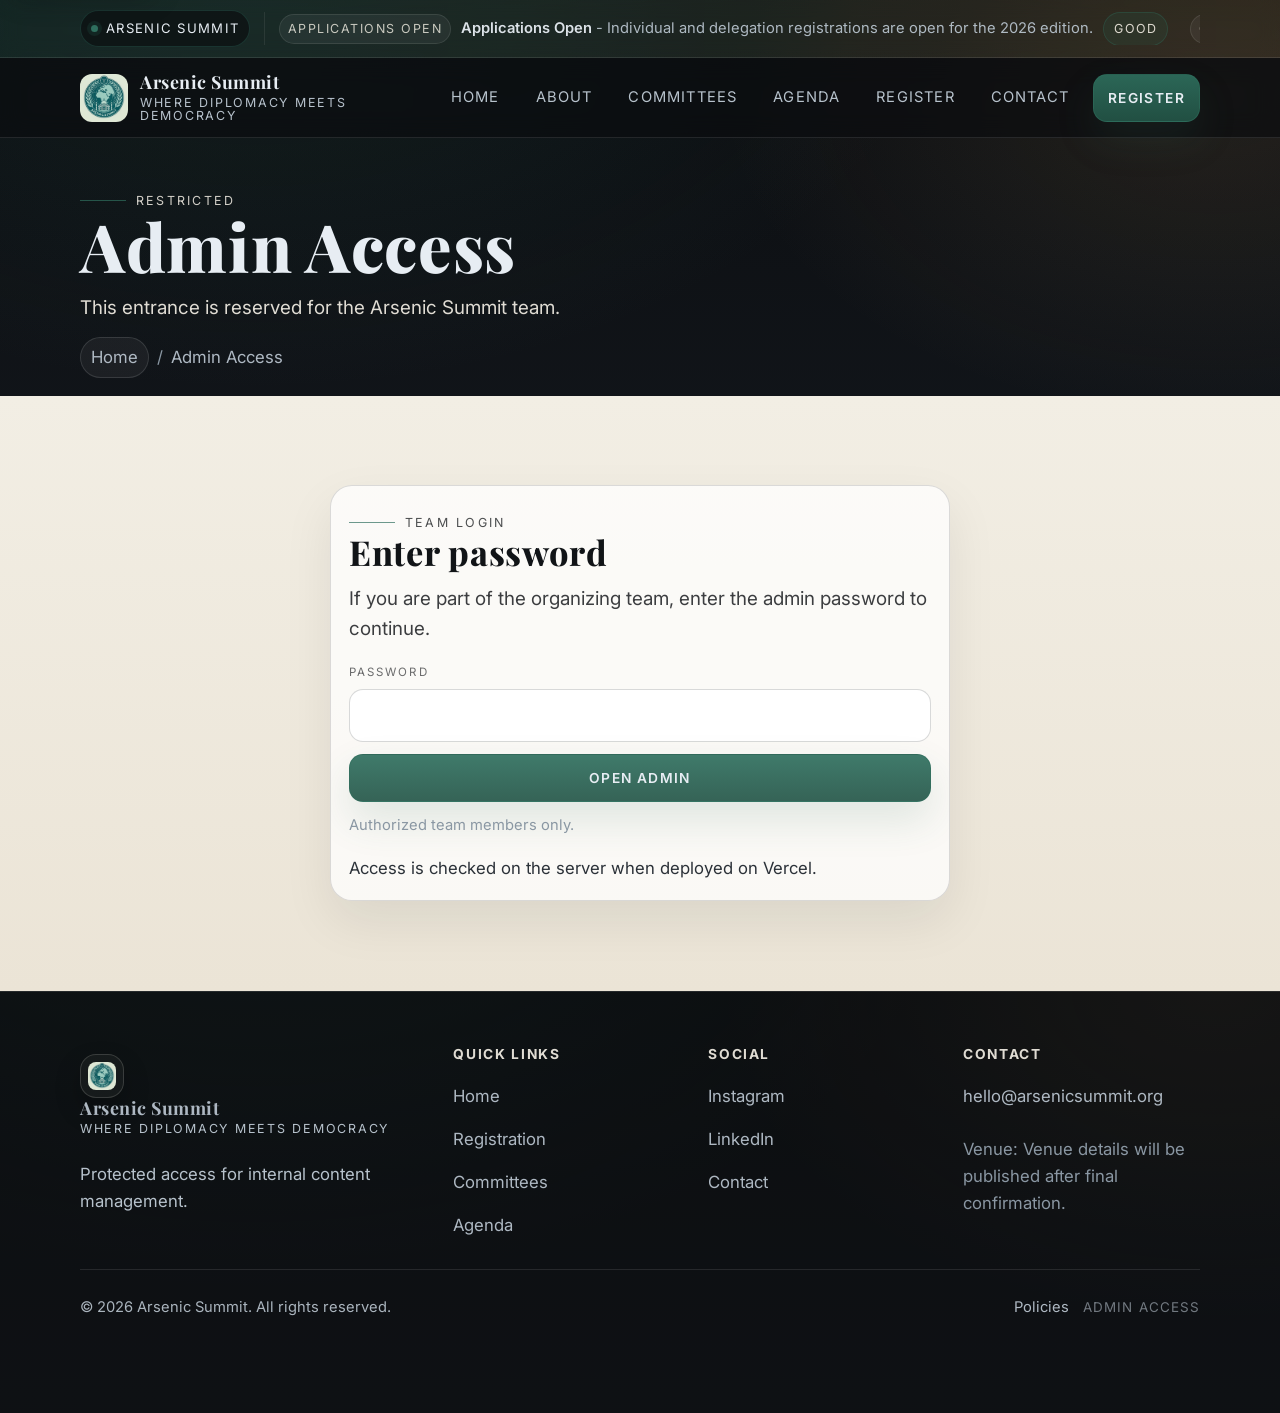
<file: arsenic-summit/admin-access.html>
﻿<!doctype html>
<html lang="en">
<head>
  <meta charset="utf-8" />
  <meta name="viewport" content="width=device-width, initial-scale=1" />
  <meta name="description" content="Admin access for the Arsenic Summit team." />
  <title>Admin Access - Arsenic Summit</title>

  <link rel="preconnect" href="https://fonts.googleapis.com" />
  <link rel="preconnect" href="https://fonts.gstatic.com" crossorigin />
  <link href="https://fonts.googleapis.com/css2?family=Inter:wght@400;500;600;700;800&family=Playfair+Display:wght@600;700;800&display=swap" rel="stylesheet" />
  <link rel="stylesheet" href="css/style.css" />
</head>
<body>
  <a class="skip-link" href="#main">Skip to content</a>

  <div class="announcement" role="region" aria-label="Summit announcements">
    <div class="container">
      <div class="announcement-inner">
        <span class="pill"><span class="dot" aria-hidden="true"></span>Arsenic Summit</span>
        <div class="ticker" aria-label="Live updates">
          <div id="tickerTrack" class="ticker-track"></div>
        </div>
      </div>
    </div>
  </div>

  <header class="site-header" role="banner">
    <div class="container">
      <nav class="nav" aria-label="Primary navigation">
        <a class="brand" href="index.html" aria-label="Arsenic Summit Home">
          <img class="nav-logo" src="assets/images/arsenic-logo.jpg" alt="Arsenic Summit logo" />
          <span class="brand-text">
            <span class="name">Arsenic Summit</span>
            <span class="slogan">Where Diplomacy Meets Democracy</span>
          </span>
        </a>

        <div class="nav-links" role="list">
          <a data-nav href="index.html">Home</a>
          <a data-nav href="about.html">About</a>
          <a data-nav href="committees.html">Committees</a>
          <a data-nav href="agenda.html">Agenda</a>
          <a data-nav href="registration.html">Register</a>
          <a data-nav href="contact.html">Contact</a>
        </div>

        <div class="nav-cta">
          <a class="btn btn-primary" href="registration.html#apply">Register</a>
          <button id="menuBtn" class="menu-btn" type="button" aria-label="Open menu">
            <span></span><span></span><span></span>
          </button>
        </div>
      </nav>
    </div>
  </header>

  <div id="mobileMenu" class="mobile-menu" aria-hidden="true">
    <div class="mobile-menu-inner">
      <div class="mobile-top">
        <a class="brand" href="index.html" data-close-menu>
          <img class="nav-logo" src="assets/images/arsenic-logo.jpg" alt="Arsenic Summit logo" />
          <span class="brand-text">
            <span class="name">Arsenic Summit</span>
            <span class="slogan">Admin Access</span>
          </span>
        </a>
        <button id="closeMenuBtn" class="close-btn" type="button" aria-label="Close menu">X</button>
      </div>

      <div class="mobile-nav" aria-label="Mobile navigation">
        <a href="index.html" data-close-menu>Home</a>
        <a href="committees.html" data-close-menu>Committees</a>
        <a href="agenda.html" data-close-menu>Agenda</a>
        <a href="registration.html" data-close-menu>Register</a>
        <a href="contact.html" data-close-menu>Contact</a>
      </div>
    </div>
  </div>

  <main id="main">
    <section class="page-hero section-compact surface-dark">
      <div class="container">
        <div class="reveal">
          <div class="eyebrow"><span class="rule" aria-hidden="true"></span>Restricted</div>
          <h1>Admin Access</h1>
          <p class="lead">This entrance is reserved for the Arsenic Summit team.</p>
          <div class="crumbs">
            <a href="index.html">Home</a>
            <span class="muted">/</span>
            <span>Admin Access</span>
          </div>
        </div>
      </div>
    </section>

    <section class="section surface-paper admin-auth-shell">
      <div class="container">
        <div class="card admin-auth-card reveal is-visible">
          <div class="card-inner stack-lg">
            <div>
              <div class="eyebrow"><span class="rule" aria-hidden="true"></span>Team Login</div>
              <h2>Enter password</h2>
              <p class="lead">If you are part of the organizing team, enter the admin password to continue.</p>
            </div>
            <form class="stack" method="post" action="/api/admin-login">
              <div class="field">
                <label for="adminPassword">Password</label>
                <input id="adminPassword" name="password" type="password" required />
              </div>
              <div class="admin-auth-actions">
                <button class="btn btn-primary" type="submit">Open Admin</button>
                <div id="adminAccessMessage" class="admin-status"></div>
              </div>
            </form>
            <p class="admin-copy">Access is checked on the server when deployed on Vercel.</p>
          </div>
        </div>
      </div>
    </section>

    <footer class="footer" role="contentinfo">
      <div class="container">
        <div class="footer-top">
          <div class="identity">
            <a class="brand" href="index.html">
              <img class="footer-logo" src="assets/images/arsenic-logo.jpg" alt="Arsenic Summit logo" />
              <span class="brand-text">
                <span class="name">Arsenic Summit</span>
                <span class="slogan">Where Diplomacy Meets Democracy</span>
              </span>
            </a>
            <p class="mt-18">Protected access for internal content management.</p>
          </div>

          <div>
            <h3>Quick links</h3>
            <a href="index.html">Home</a>
            <a href="registration.html">Registration</a>
            <a href="committees.html">Committees</a>
            <a href="agenda.html">Agenda</a>
          </div>

          <div>
            <h3>Social</h3>
            <a data-bind-href="social.instagram" href="#">Instagram</a>
            <a data-bind-href="social.linkedin" href="#">LinkedIn</a>
            <a href="contact.html">Contact</a>
          </div>

          <div>
            <h3>Contact</h3>
            <a data-bind-href="contact.officialEmailHref" data-bind-text="contact.officialEmail" href="mailto:hello@arsenicsummit.org">hello@arsenicsummit.org</a>
            <div class="mt-18 muted">Venue: <span data-bind-text="summit.venueAddress">Venue details will be published after final confirmation.</span></div>
          </div>
        </div>

        <div class="footer-bottom">
          <div>&copy; <span data-year></span> Arsenic Summit. All rights reserved.</div>
          <div class="footer-meta-links"><a href="policies.html">Policies</a><a class="admin-access-link" href="admin-access.html">Admin Access</a></div>
        </div>
      </div>
    </footer>
  </main>

  <script src="js/site-data.js"></script>
  <script src="js/app.js"></script>
  <script src="js/admin-access.js"></script>
</body>
</html>
</file>
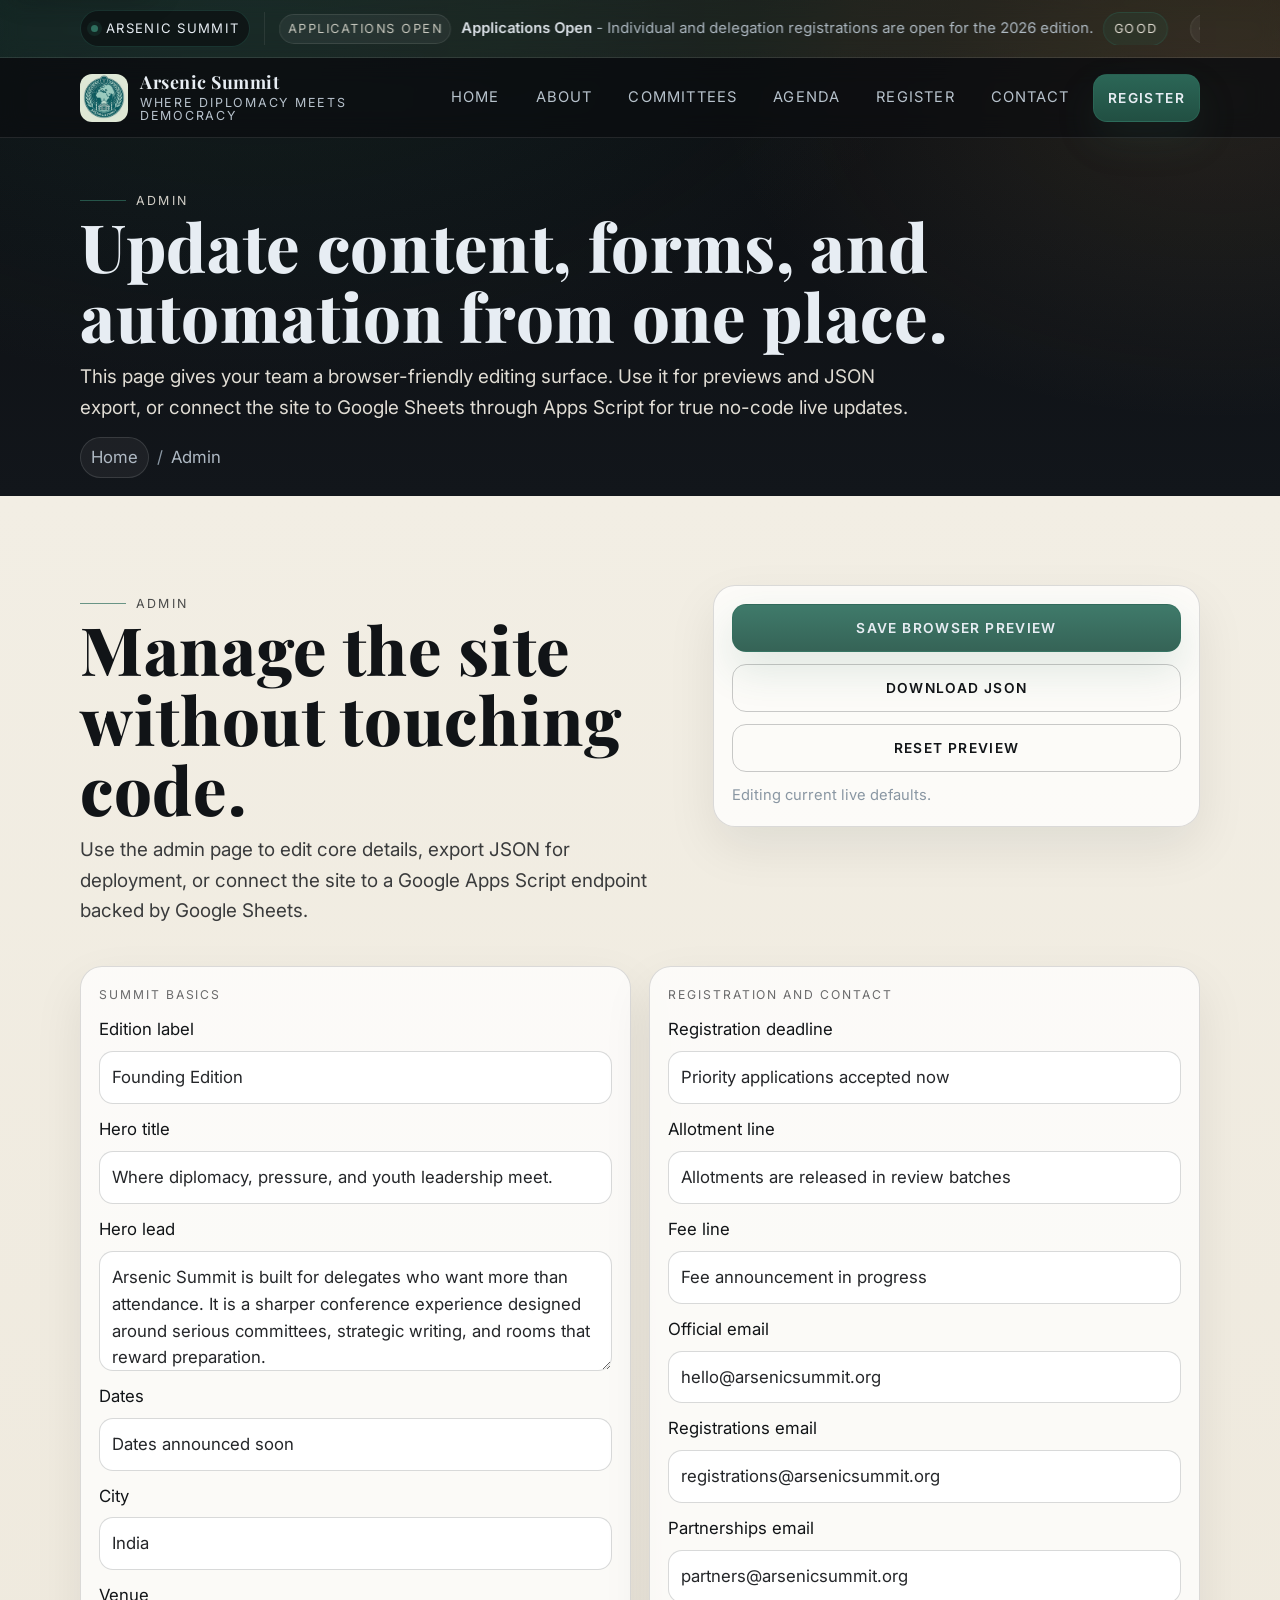
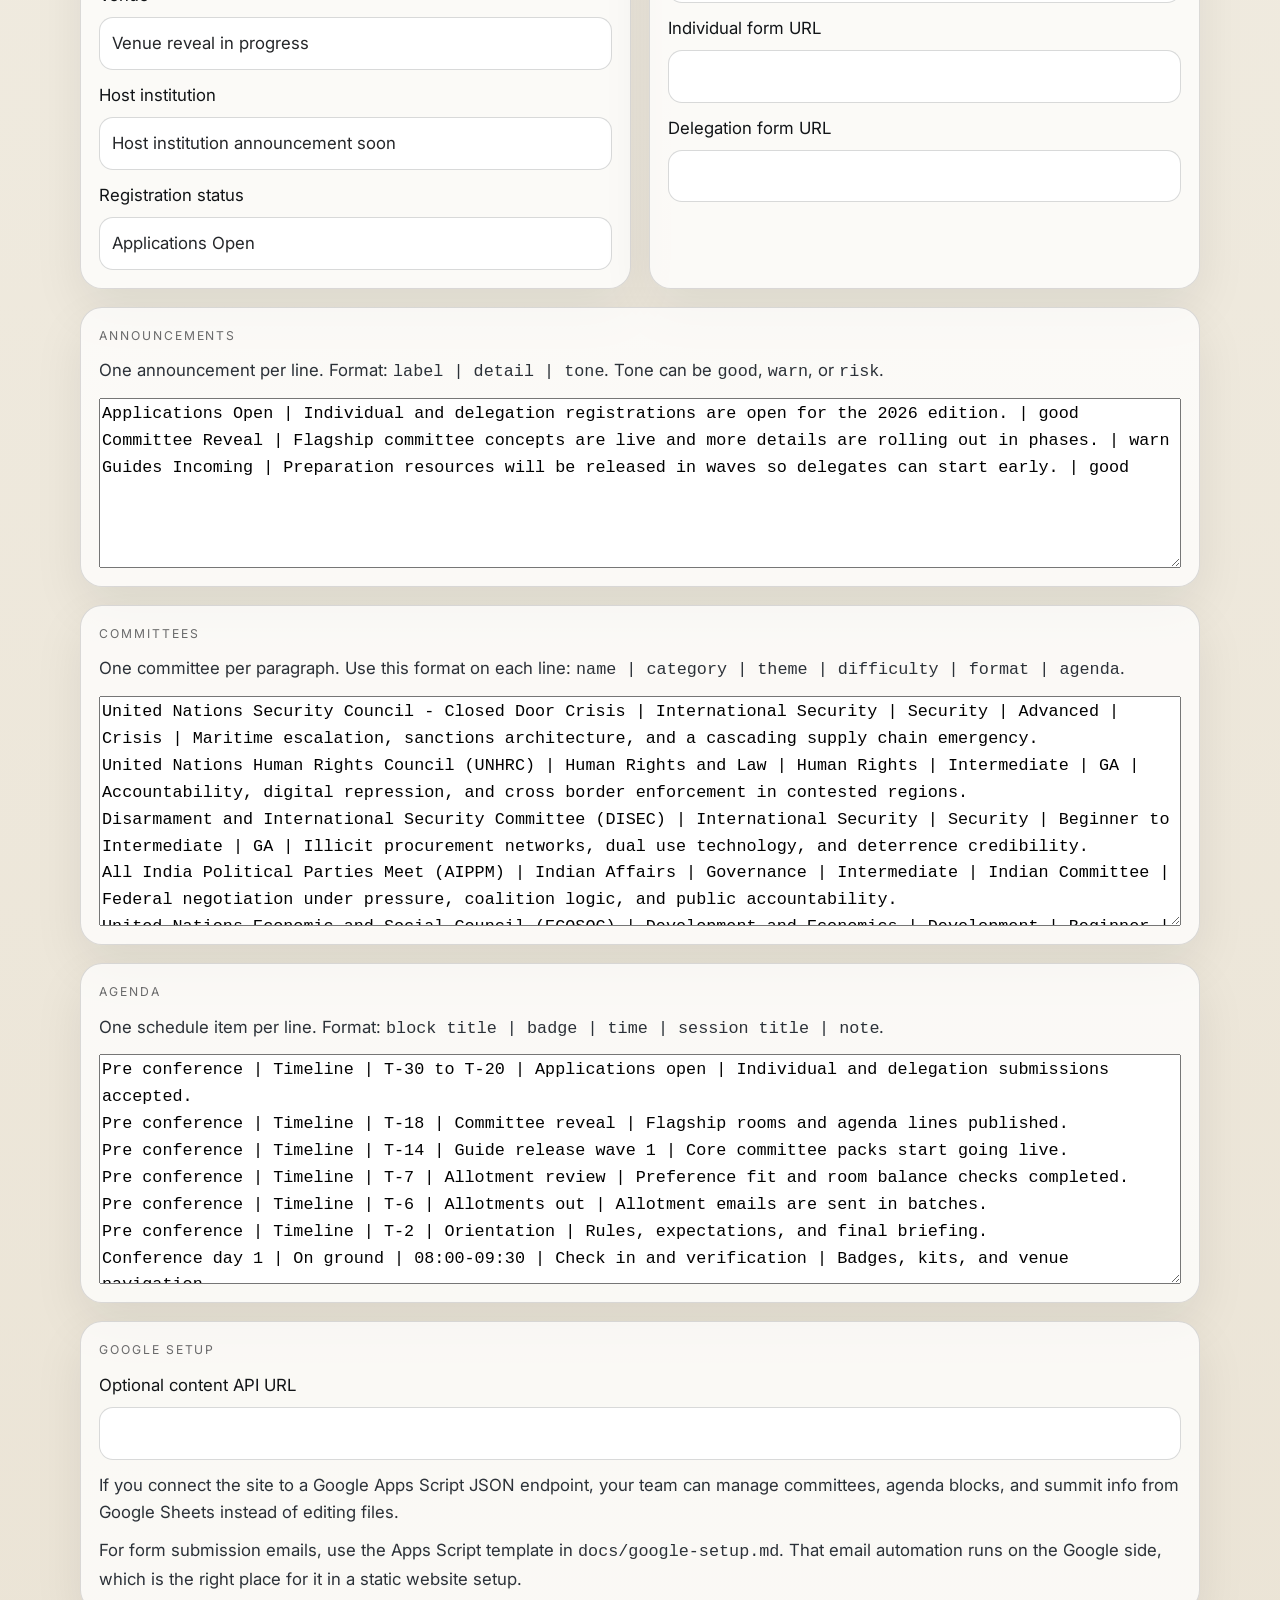
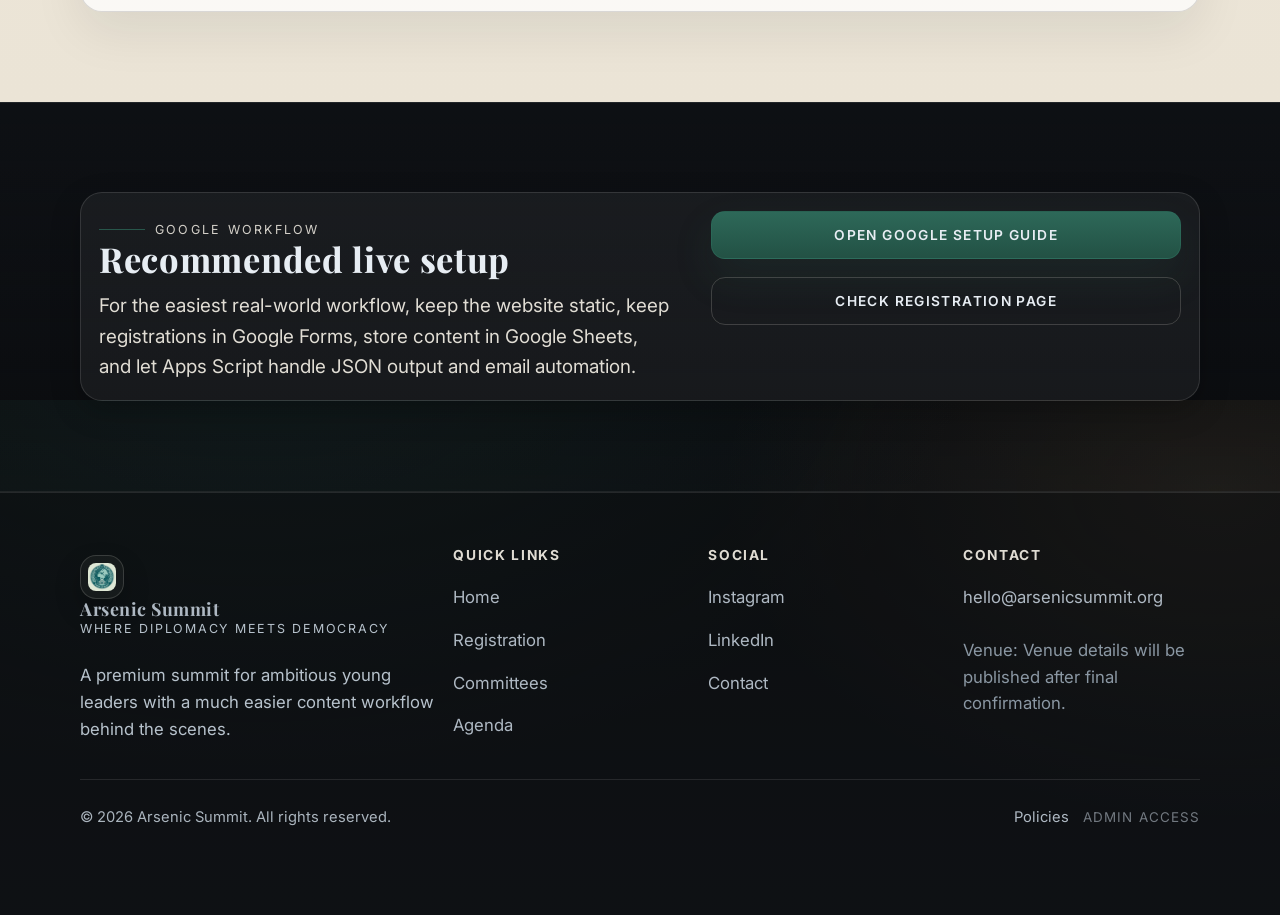
<file: arsenic-summit/admin.html>
﻿<!doctype html>
<html lang="en">
<head>
  <meta charset="utf-8" />
  <meta name="viewport" content="width=device-width, initial-scale=1" />
  <meta name="description" content="Admin workspace for Arsenic Summit content, forms, and Google setup." />
  <title>Admin - Arsenic Summit</title>

  <link rel="preconnect" href="https://fonts.googleapis.com" />
  <link rel="preconnect" href="https://fonts.gstatic.com" crossorigin />
  <link href="https://fonts.googleapis.com/css2?family=Inter:wght@400;500;600;700;800&family=Playfair+Display:wght@600;700;800&display=swap" rel="stylesheet" />
  <link rel="stylesheet" href="css/style.css" />
</head>
<body>
  <a class="skip-link" href="#main">Skip to content</a>

  <div class="announcement" role="region" aria-label="Summit announcements">
    <div class="container">
      <div class="announcement-inner">
        <span class="pill"><span class="dot" aria-hidden="true"></span>Arsenic Summit</span>
        <div class="ticker" aria-label="Live updates">
          <div id="tickerTrack" class="ticker-track"></div>
        </div>
      </div>
    </div>
  </div>

  <header class="site-header" role="banner">
    <div class="container">
      <nav class="nav" aria-label="Primary navigation">
        <a class="brand" href="index.html" aria-label="Arsenic Summit Home">
          <img class="nav-logo" src="assets/images/arsenic-logo.jpg" alt="Arsenic Summit logo" />
          <span class="brand-text">
            <span class="name">Arsenic Summit</span>
            <span class="slogan">Where Diplomacy Meets Democracy</span>
          </span>
        </a>

        <div class="nav-links" role="list">
          <a data-nav href="index.html">Home</a>
          <a data-nav href="about.html">About</a>
          <a data-nav href="committees.html">Committees</a>
          <a data-nav href="agenda.html">Agenda</a>
          <a data-nav href="registration.html">Register</a>
          
          <a data-nav href="contact.html">Contact</a>
        </div>

        <div class="nav-cta">
          <a class="btn btn-primary" href="registration.html#apply">Register</a>
          <button id="menuBtn" class="menu-btn" type="button" aria-label="Open menu">
            <span></span><span></span><span></span>
          </button>
        </div>
      </nav>
    </div>
  </header>

  <div id="mobileMenu" class="mobile-menu" aria-hidden="true">
    <div class="mobile-menu-inner">
      <div class="mobile-top">
        <a class="brand" href="index.html" data-close-menu>
          <img class="nav-logo" src="assets/images/arsenic-logo.jpg" alt="Arsenic Summit logo" />
          <span class="brand-text">
            <span class="name">Arsenic Summit</span>
            <span class="slogan">Admin</span>
          </span>
        </a>
        <button id="closeMenuBtn" class="close-btn" type="button" aria-label="Close menu">X</button>
      </div>

      <div class="mobile-nav" aria-label="Mobile navigation">
        <a href="index.html" data-close-menu>Home</a>
        <a href="committees.html" data-close-menu>Committees</a>
        <a href="agenda.html" data-close-menu>Agenda</a>
        <a href="registration.html" data-close-menu>Register</a>
        
        <a href="contact.html" data-close-menu>Contact</a>
      </div>
    </div>
  </div>

  <main id="main">
    <section class="page-hero section-compact surface-dark">
      <div class="container">
        <div class="reveal">
          <div class="eyebrow"><span class="rule" aria-hidden="true"></span>Admin</div>
          <h1>Update content, forms, and automation from one place.</h1>
          <p class="lead">This page gives your team a browser-friendly editing surface. Use it for previews and JSON export, or connect the site to Google Sheets through Apps Script for true no-code live updates.</p>
          <div class="crumbs">
            <a href="index.html">Home</a>
            <span class="muted">/</span>
            <span>Admin</span>
          </div>
        </div>
      </div>
    </section>

    <div id="adminApp"></div>

    <section class="section surface-ink">
      <div class="container">
        <div class="card reveal">
          <div class="card-inner">
            <div class="split">
              <div>
                <div class="eyebrow"><span class="rule" aria-hidden="true"></span>Google workflow</div>
                <h2>Recommended live setup</h2>
                <p class="lead">For the easiest real-world workflow, keep the website static, keep registrations in Google Forms, store content in Google Sheets, and let Apps Script handle JSON output and email automation.</p>
              </div>
              <div class="stack-lg">
                <a class="btn btn-primary" href="docs/google-setup.md">Open Google setup guide</a>
                <a class="btn btn-ghost" href="registration.html#apply">Check registration page</a>
              </div>
            </div>
          </div>
        </div>
      </div>
    </section>

    <footer class="footer" role="contentinfo">
      <div class="container">
        <div class="footer-top">
          <div class="identity">
            <a class="brand" href="index.html">
              <img class="footer-logo" src="assets/images/arsenic-logo.jpg" alt="Arsenic Summit logo" />
              <span class="brand-text">
                <span class="name">Arsenic Summit</span>
                <span class="slogan">Where Diplomacy Meets Democracy</span>
              </span>
            </a>
            <p class="mt-18">A premium summit for ambitious young leaders with a much easier content workflow behind the scenes.</p>
          </div>

          <div>
            <h3>Quick links</h3>
            <a href="index.html">Home</a>
            <a href="registration.html">Registration</a>
            <a href="committees.html">Committees</a>
            <a href="agenda.html">Agenda</a>
          </div>

          <div>
            <h3>Social</h3>
            <a data-bind-href="social.instagram" href="#">Instagram</a>
            <a data-bind-href="social.linkedin" href="#">LinkedIn</a>
            <a href="contact.html">Contact</a>
          </div>

          <div>
            <h3>Contact</h3>
            <a data-bind-href="contact.officialEmailHref" data-bind-text="contact.officialEmail" href="mailto:hello@arsenicsummit.org">hello@arsenicsummit.org</a>
            <div class="mt-18 muted">Venue: <span data-bind-text="summit.venueAddress">Venue details will be published after final confirmation.</span></div>
          </div>
        </div>

        <div class="footer-bottom">
          <div>&copy; <span data-year></span> Arsenic Summit. All rights reserved.</div>
          <div class="footer-meta-links"><a href="policies.html">Policies</a><a class="admin-access-link" href="admin-access.html">Admin Access</a></div>
        </div>
      </div>
    </footer>
  </main>

  <script src="js/site-data.js"></script>
  <script src="js/app.js"></script>
</body>
</html>
</file>
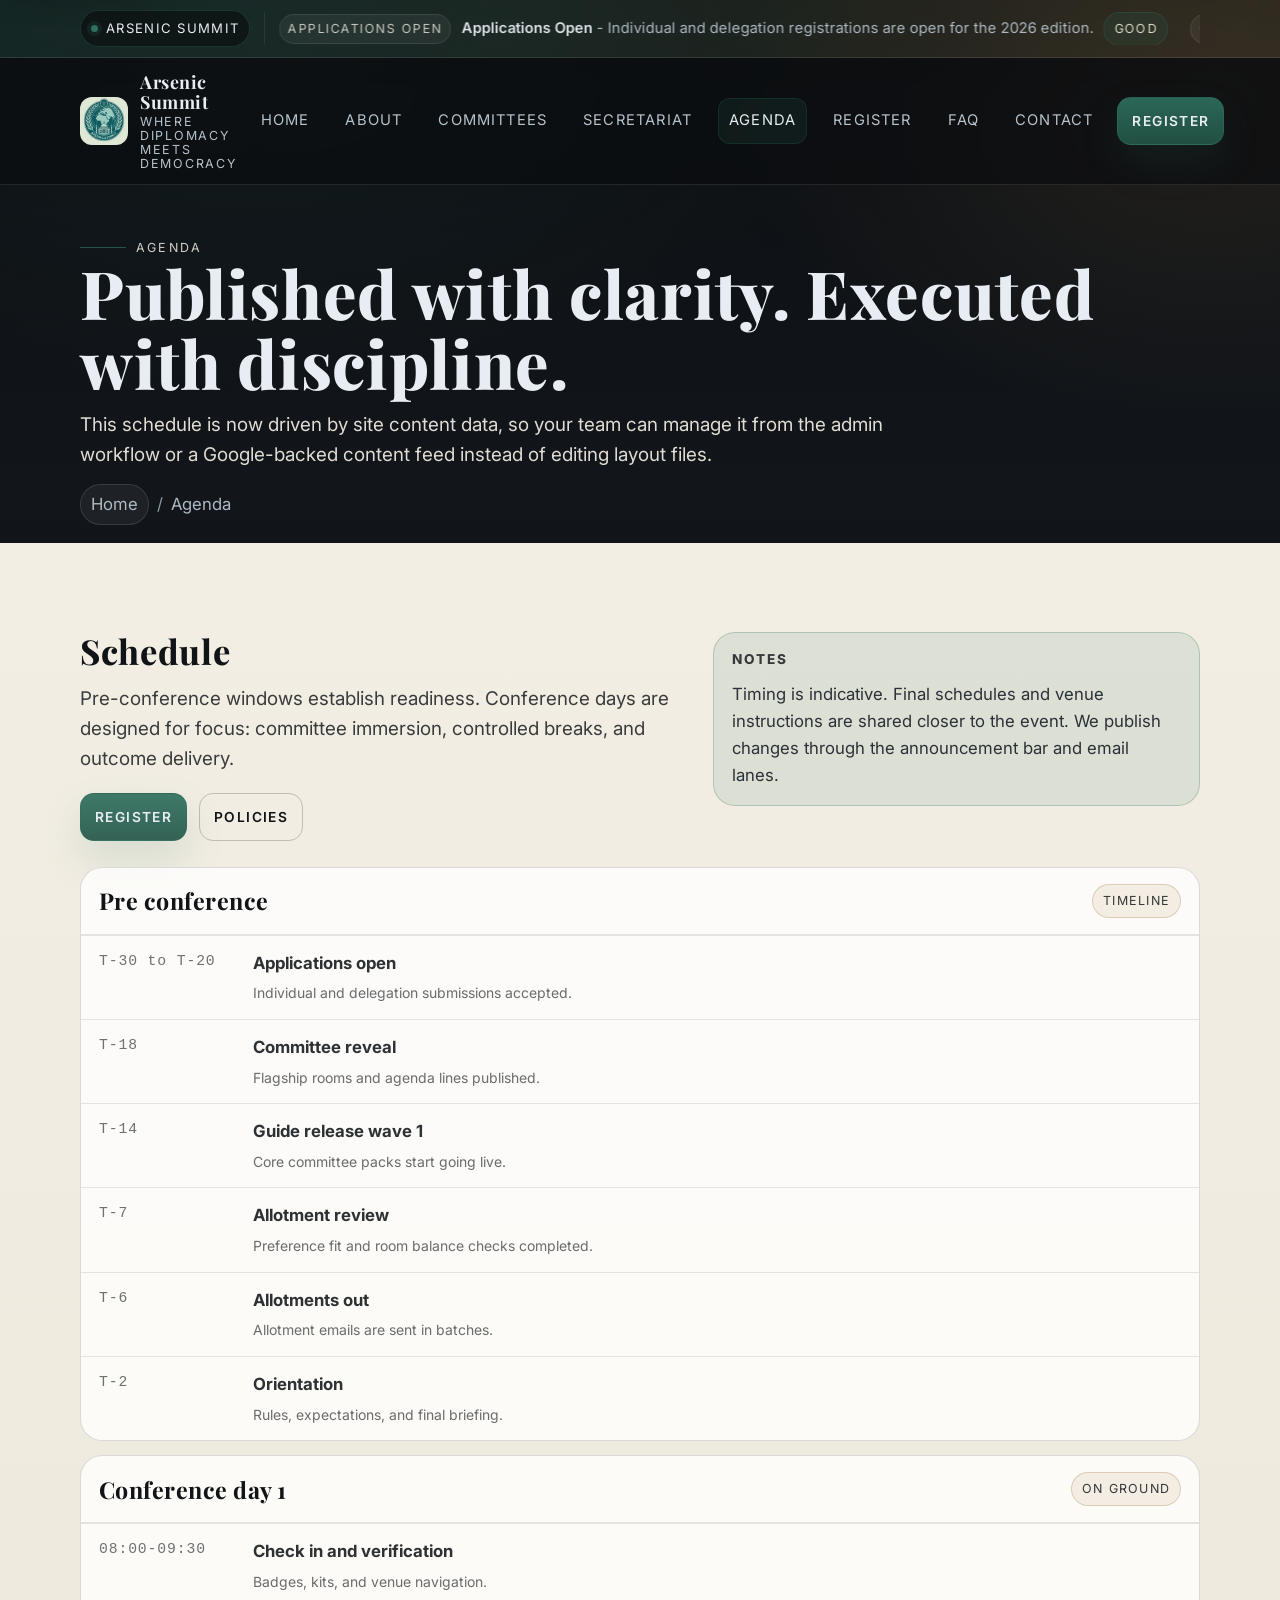
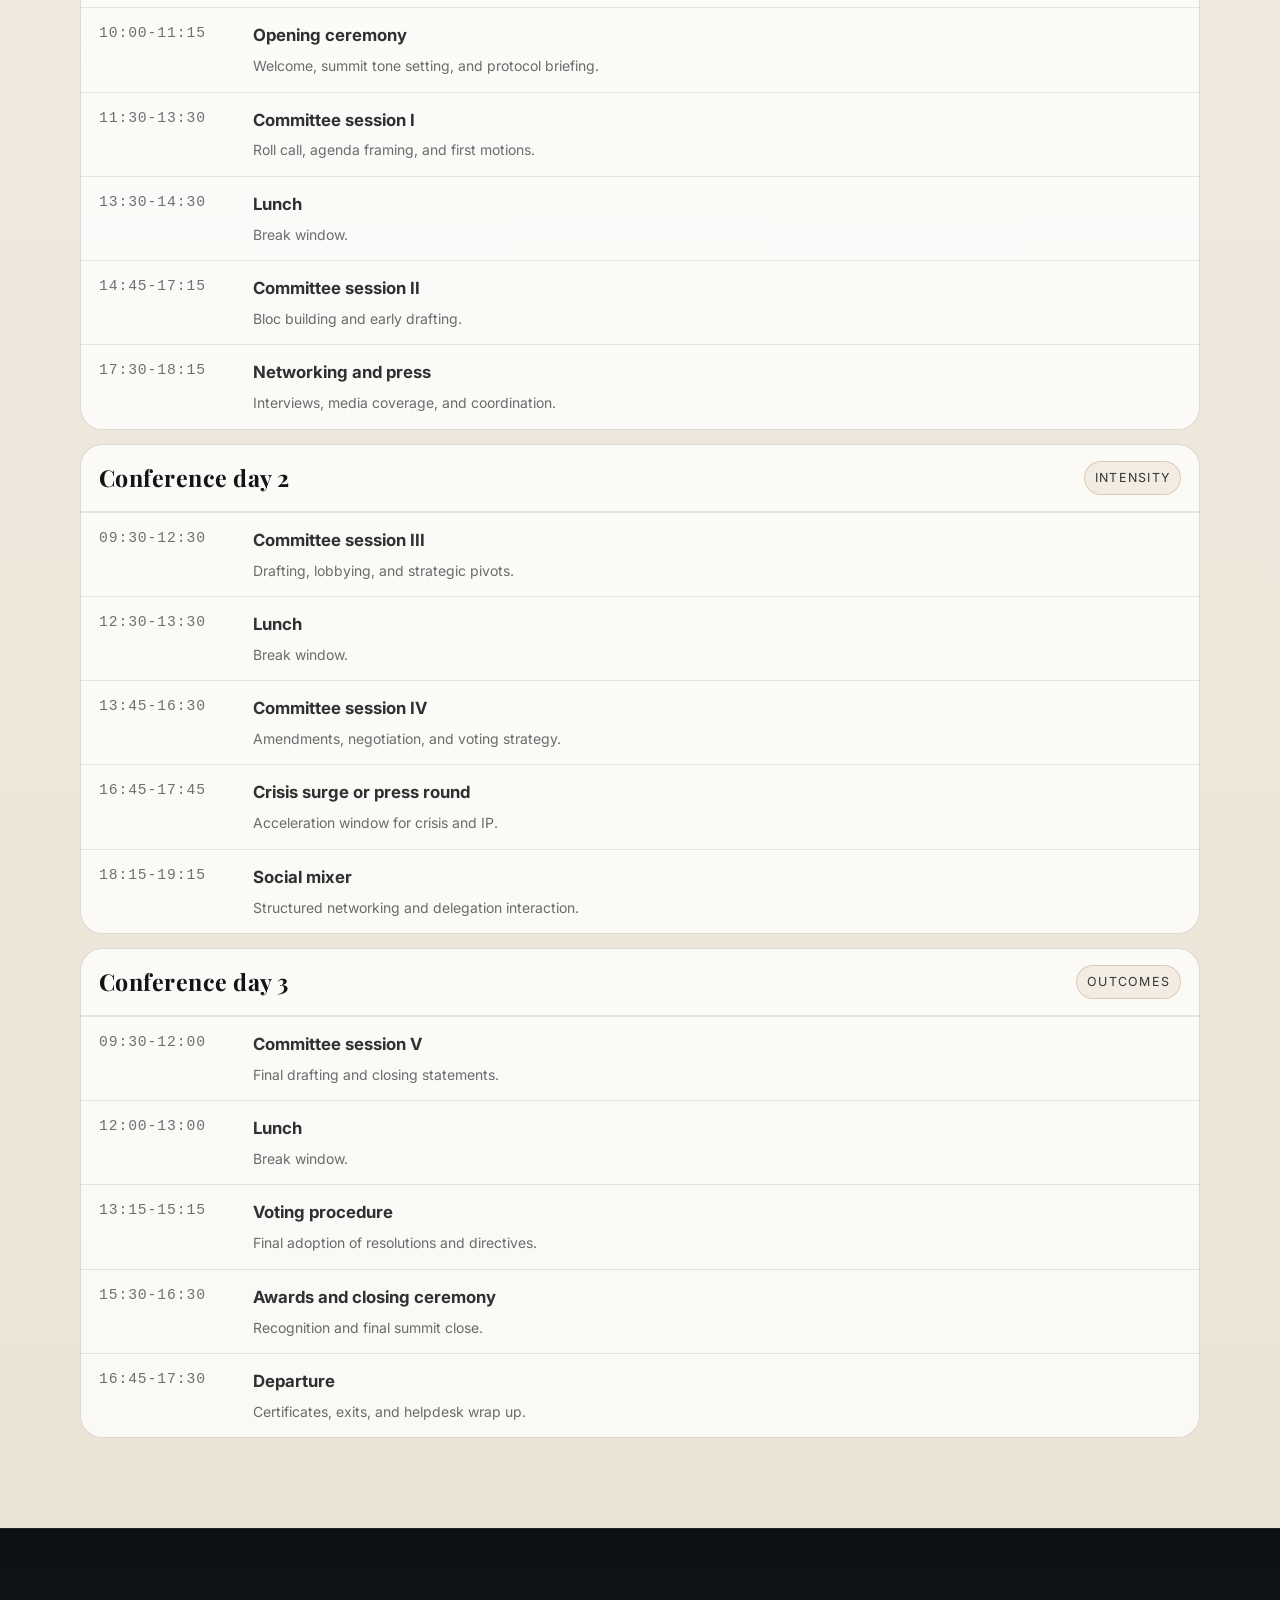
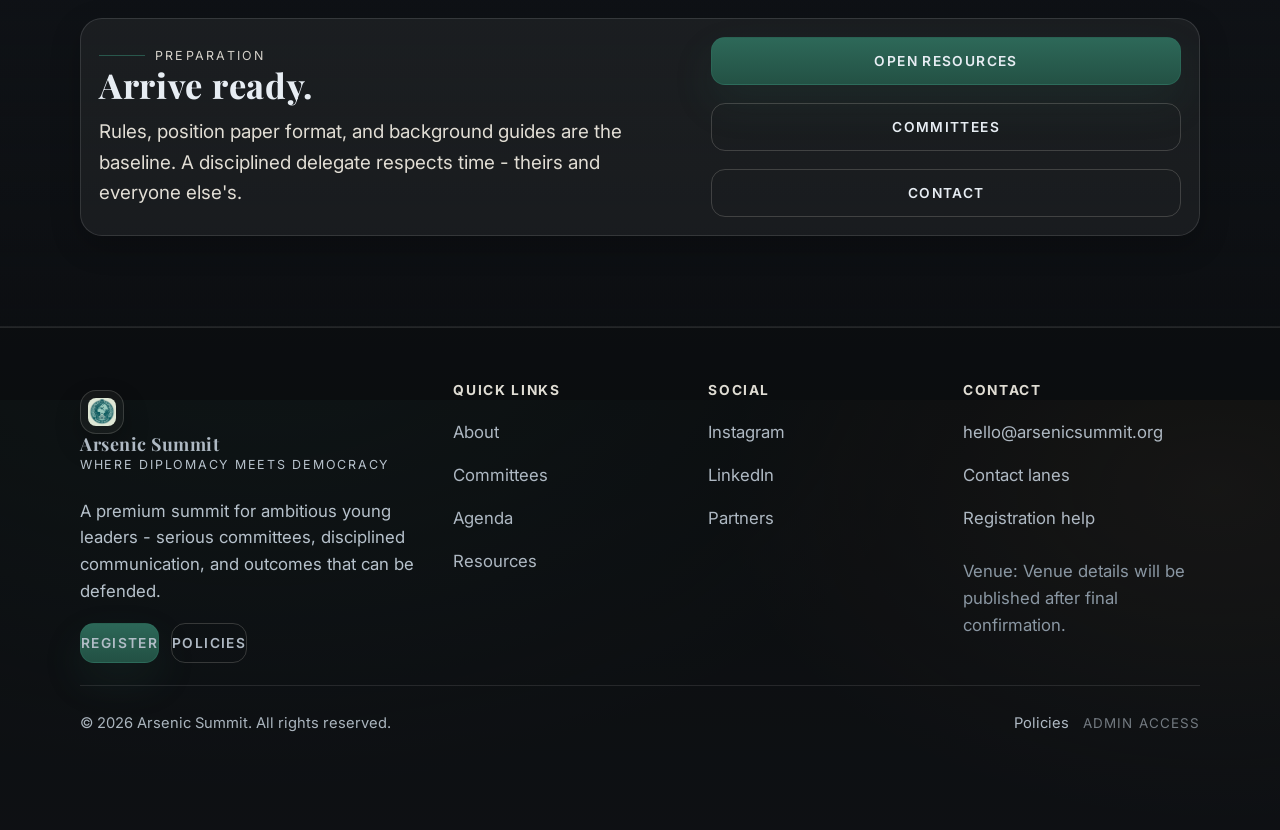
<file: arsenic-summit/agenda.html>
﻿<!doctype html>
<html lang="en">
<head>
  <meta charset="utf-8" />
  <meta name="viewport" content="width=device-width, initial-scale=1" />
  <meta name="description" content="Agenda - Arsenic Summit 2026 schedule with clear, institutional timing." />
  <title>Agenda - Arsenic Summit</title>

  <link rel="preconnect" href="https://fonts.googleapis.com" />
  <link rel="preconnect" href="https://fonts.gstatic.com" crossorigin />
  <link href="https://fonts.googleapis.com/css2?family=Inter:wght@400;500;600;700;800&family=Playfair+Display:wght@600;700;800&display=swap" rel="stylesheet" />
  <link rel="stylesheet" href="css/style.css" />
  <link rel="icon" href="data:image/svg+xml,%3Csvg xmlns='http://www.w3.org/2000/svg' viewBox='0 0 64 64'%3E%3Crect width='64' height='64' rx='14' fill='%230b0d10'/%3E%3Cpath d='M20 40c7-15 17-21 24-24-2 7-9 17-24 24Z' fill='%232f6f5e'/%3E%3Cpath d='M24 46c12-2 21-9 26-20-10 6-18 14-26 20Z' fill='%23b08d57' opacity='.9'/%3E%3C/svg%3E" />
</head>
<body>
  <a class="skip-link" href="#main">Skip to content</a>

  <div class="announcement" role="region" aria-label="Summit announcements">
    <div class="container">
      <div class="announcement-inner">
        <span class="pill"><span class="dot" aria-hidden="true"></span>Arsenic Summit</span>
        <div class="ticker" aria-label="Live updates">
          <div id="tickerTrack" class="ticker-track"></div>
        </div>
      </div>
    </div>
  </div>

  <header class="site-header" role="banner">
    <div class="container">
      <nav class="nav" aria-label="Primary navigation">
        <a class="brand" href="index.html" aria-label="Arsenic Summit Home">
          <img class="nav-logo" src="assets/images/arsenic-logo.jpg" alt="Arsenic Summit logo" />
          <span class="brand-text">
            <span class="name">Arsenic Summit</span>
            <span class="slogan">Where Diplomacy Meets Democracy</span>
          </span>
        </a>

        <div class="nav-links" role="list">
          <a data-nav href="index.html">Home</a>
          <a data-nav href="about.html">About</a>
          <a data-nav href="committees.html">Committees</a>
          <a data-nav href="secretariat.html">Secretariat</a>
          <a data-nav href="agenda.html">Agenda</a>
          <a data-nav href="registration.html">Register</a>
          <a data-nav href="faq.html">FAQ</a>
          <a data-nav href="contact.html">Contact</a>
        </div>

        <div class="nav-cta">
          <a class="btn btn-primary" href="registration.html">Register</a>
          <button id="menuBtn" class="menu-btn" type="button" aria-label="Open menu">
            <span></span><span></span><span></span>
          </button>
        </div>
      </nav>
    </div>
  </header>

  <div id="mobileMenu" class="mobile-menu" aria-hidden="true">
    <div class="mobile-menu-inner">
      <div class="mobile-top">
        <a class="brand" href="index.html" data-close-menu>
          <img class="nav-logo" src="assets/images/arsenic-logo.jpg" alt="Arsenic Summit logo" />
          <span class="brand-text">
            <span class="name">Arsenic Summit</span>
            <span class="slogan">2026 Edition</span>
          </span>
        </a>
        <button id="closeMenuBtn" class="close-btn" type="button" aria-label="Close menu">X</button>
      </div>

      <div class="mobile-nav" aria-label="Mobile navigation">
        <a href="index.html" data-close-menu>Home</a>
        <a href="about.html" data-close-menu>About</a>
        <a href="committees.html" data-close-menu>Committees</a>
        <a href="secretariat.html" data-close-menu>Secretariat</a>
        <a href="agenda.html" data-close-menu>Agenda</a>
        <a href="registration.html" data-close-menu>Register</a>
        <a href="faq.html" data-close-menu>FAQ</a>
        <a href="contact.html" data-close-menu>Contact</a>
      </div>

      <div class="mobile-actions">
        <a class="btn btn-primary" href="registration.html" data-close-menu>Register</a>
        <a class="btn btn-ghost" href="committees.html" data-close-menu>Explore Committees</a>
      </div>
    </div>
  </div>

  <div class="mobile-cta-bar" role="region" aria-label="Quick actions">
    <div class="container">
      <div class="mobile-cta-inner">
        <a class="btn btn-primary" href="registration.html">Register</a>
        <a class="btn btn-ghost" href="committees.html">Committees</a>
      </div>
    </div>
  </div>

  <main id="main">
    <section class="page-hero section-compact surface-dark">
      <div class="container">
        <div class="reveal">
          <div class="eyebrow"><span class="rule" aria-hidden="true"></span>Agenda</div>
          <h1>Published with clarity. Executed with discipline.</h1>
          <p class="lead">This schedule is now driven by site content data, so your team can manage it from the admin workflow or a Google-backed content feed instead of editing layout files.</p>
          <div class="crumbs">
            <a href="index.html">Home</a>
            <span class="muted">/</span>
            <span>Agenda</span>
          </div>
        </div>
      </div>
    </section>

    <section class="section surface-paper">
      <div class="container">
        <div class="split">
          <div class="reveal">
            <h2>Schedule</h2>
            <p class="lead">Pre-conference windows establish readiness. Conference days are designed for focus: committee immersion, controlled breaks, and outcome delivery.</p>
            <div class="hero-actions mt-18">
              <a class="btn btn-primary" href="registration.html">Register</a>
              <a class="btn btn-ghost" href="policies.html">Policies</a>
            </div>
          </div>
          <div class="callout reveal">
            <div class="title">Notes</div>
            <p style="margin:10px 0 0 0;">Timing is indicative. Final schedules and venue instructions are shared closer to the event. We publish changes through the announcement bar and email lanes.</p>
          </div>
        </div>

        <div class="schedule mt-26" id="agendaBlocks" aria-label="Agenda schedule blocks"></div>
      </div>
    </section>

    <section class="section surface-ink">
      <div class="container">
        <div class="card reveal">
          <div class="card-inner">
            <div class="split">
              <div>
                <div class="eyebrow"><span class="rule" aria-hidden="true"></span>Preparation</div>
                <h2>Arrive ready.</h2>
                <p class="lead">Rules, position paper format, and background guides are the baseline. A disciplined delegate respects time - theirs and everyone else's.</p>
              </div>
              <div class="stack-lg">
                <a class="btn btn-primary" href="resources.html">Open Resources</a>
                <a class="btn btn-ghost" href="committees.html">Committees</a>
                <a class="btn btn-ghost" href="contact.html">Contact</a>
              </div>
            </div>
          </div>
        </div>
      </div>
    </section>

    <footer class="footer" role="contentinfo">
      <div class="container">
        <div class="footer-top">
          <div class="identity">
            <a class="brand" href="index.html">
              <img class="footer-logo" src="assets/images/arsenic-logo.jpg" alt="Arsenic Summit logo" />
              <span class="brand-text">
                <span class="name">Arsenic Summit</span>
                <span class="slogan">Where Diplomacy Meets Democracy</span>
              </span>
            </a>
            <p class="mt-18">A premium summit for ambitious young leaders - serious committees, disciplined communication, and outcomes that can be defended.</p>
            <div class="hero-actions mt-18">
              <a class="btn btn-primary" href="registration.html">Register</a>
              <a class="btn btn-ghost" href="policies.html">Policies</a>
            </div>
          </div>

          <div>
            <h3>Quick links</h3>
            <a href="about.html">About</a>
            <a href="committees.html">Committees</a>
            <a href="agenda.html">Agenda</a>
            <a href="resources.html">Resources</a>
          </div>

          <div>
            <h3>Social</h3>
            <a data-bind-href="social.instagram" href="#">Instagram</a>
            <a data-bind-href="social.linkedin" href="#">LinkedIn</a>
            <a href="partners.html">Partners</a>
          </div>

          <div>
            <h3>Contact</h3>
            <a data-bind-href="contact.officialEmailHref" data-bind-text="contact.officialEmail" href="mailto:hello@arsenicsummit.org">hello@arsenicsummit.org</a>
            <a href="contact.html">Contact lanes</a>
            <a href="registration.html">Registration help</a>
            <div class="mt-18 muted">Venue: <span data-bind-text="summit.venueAddress">Venue details will be published after final confirmation.</span></div>
          </div>
        </div>

        <div class="footer-bottom">
          <div>&copy; <span data-year></span> Arsenic Summit. All rights reserved.</div>
          <div class="footer-meta-links"><a href="policies.html">Policies</a><a class="admin-access-link" href="admin-access.html">Admin Access</a></div>
        </div>
      </div>
    </footer>
  </main>

  <script src="js/site-data.js"></script>
    <script src="js/app.js"></script>
</body>
</html>
</file>
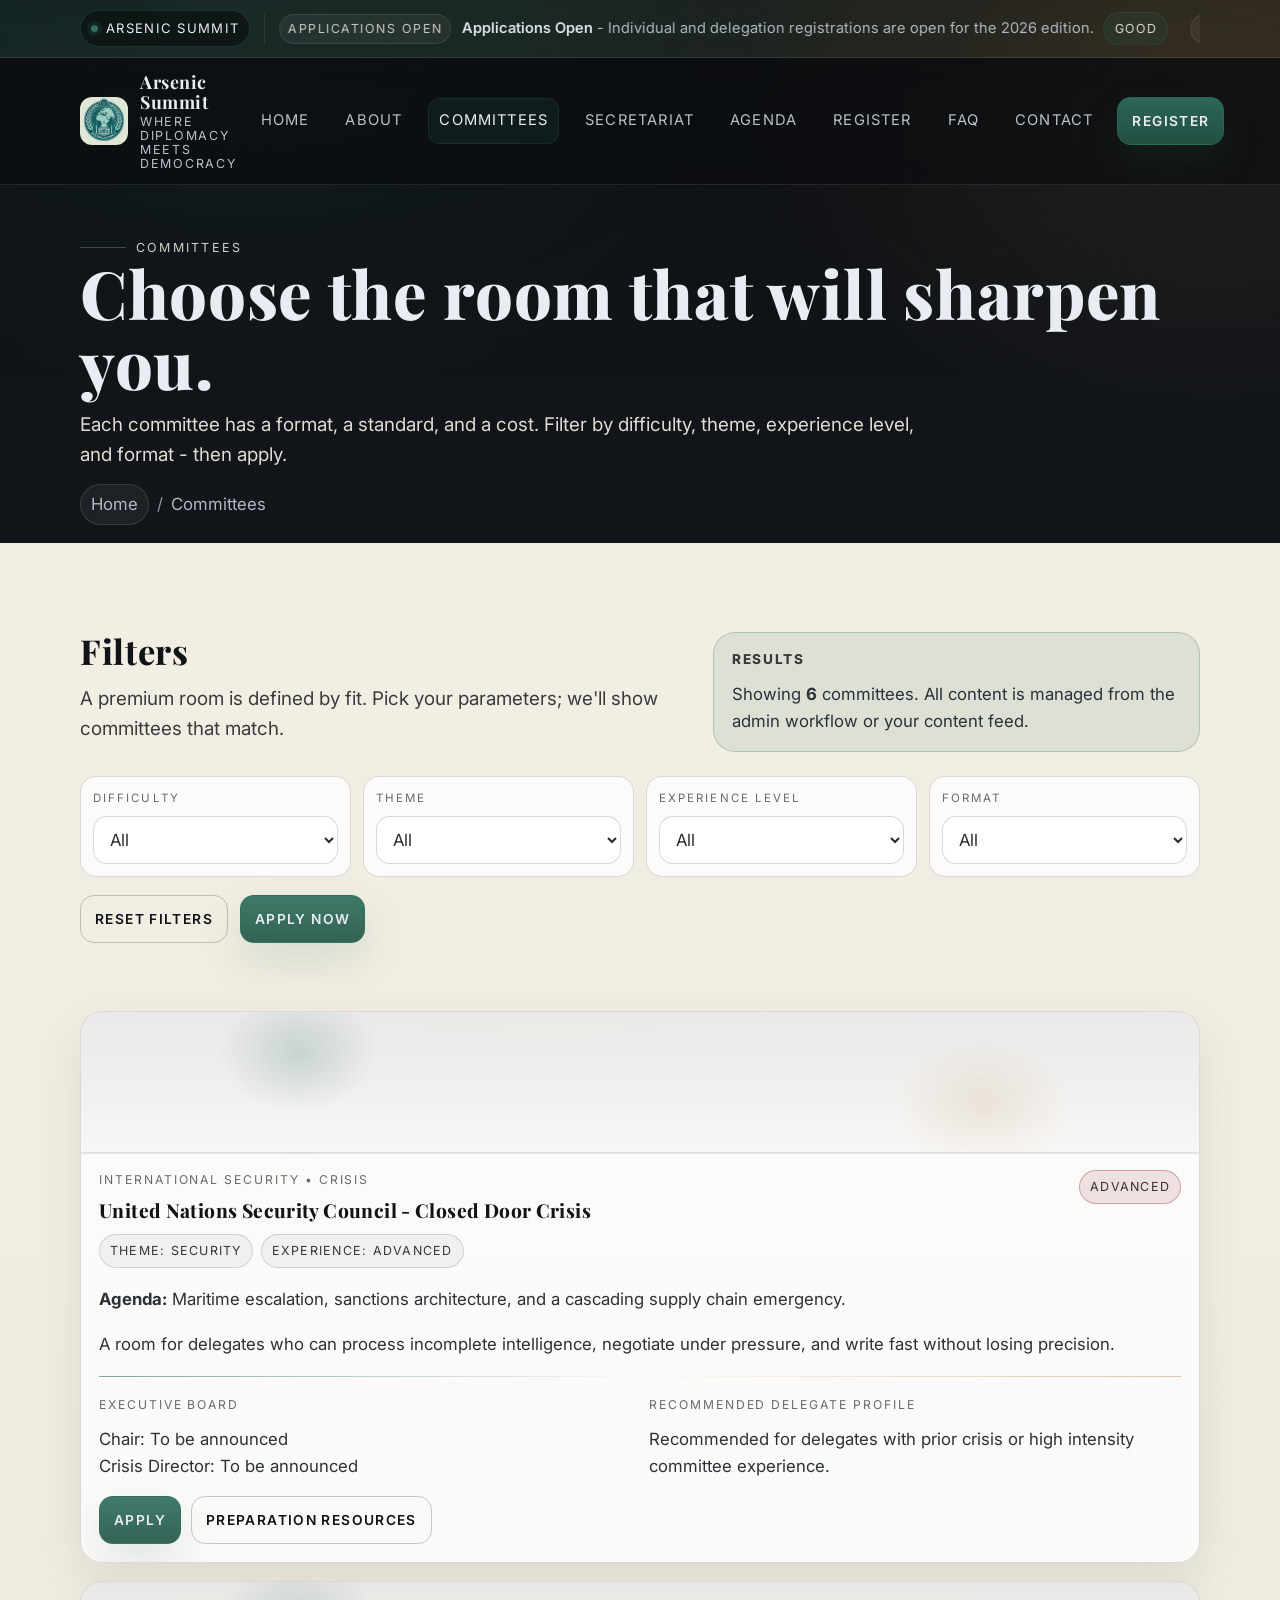
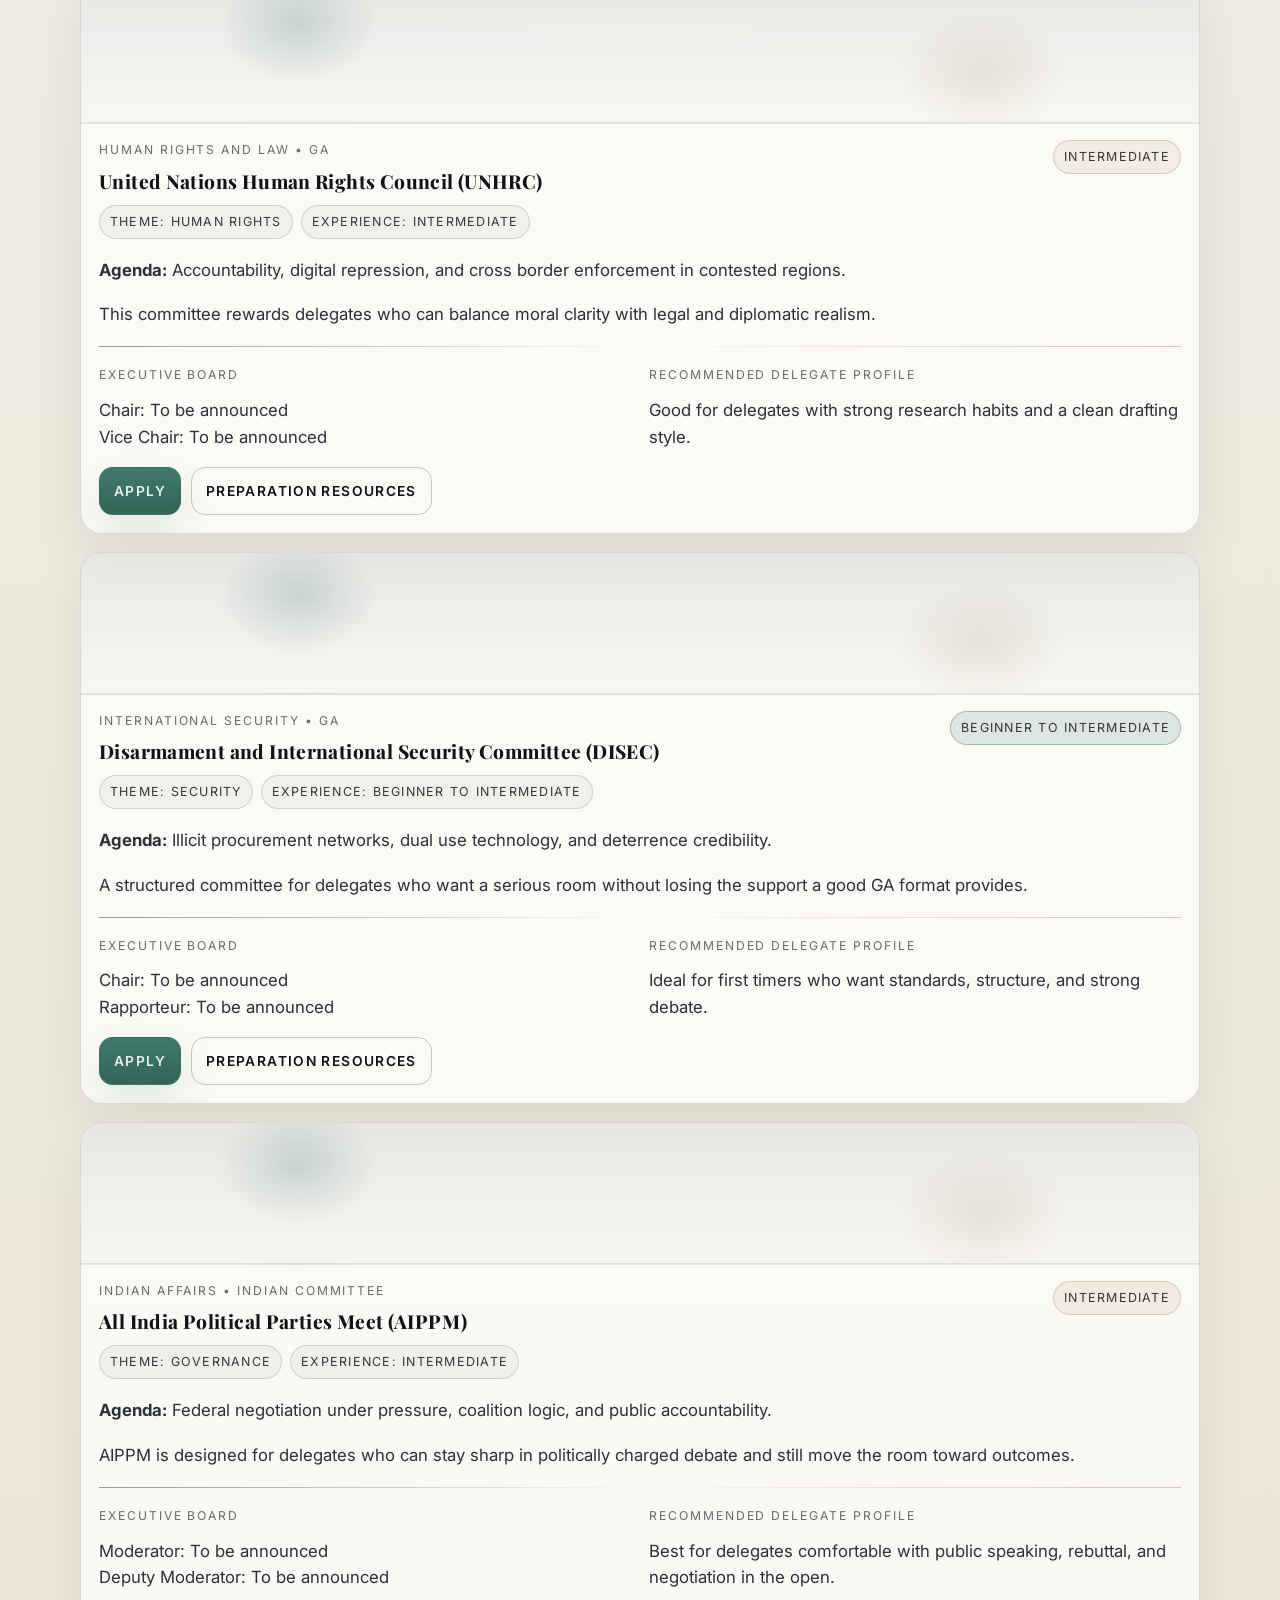
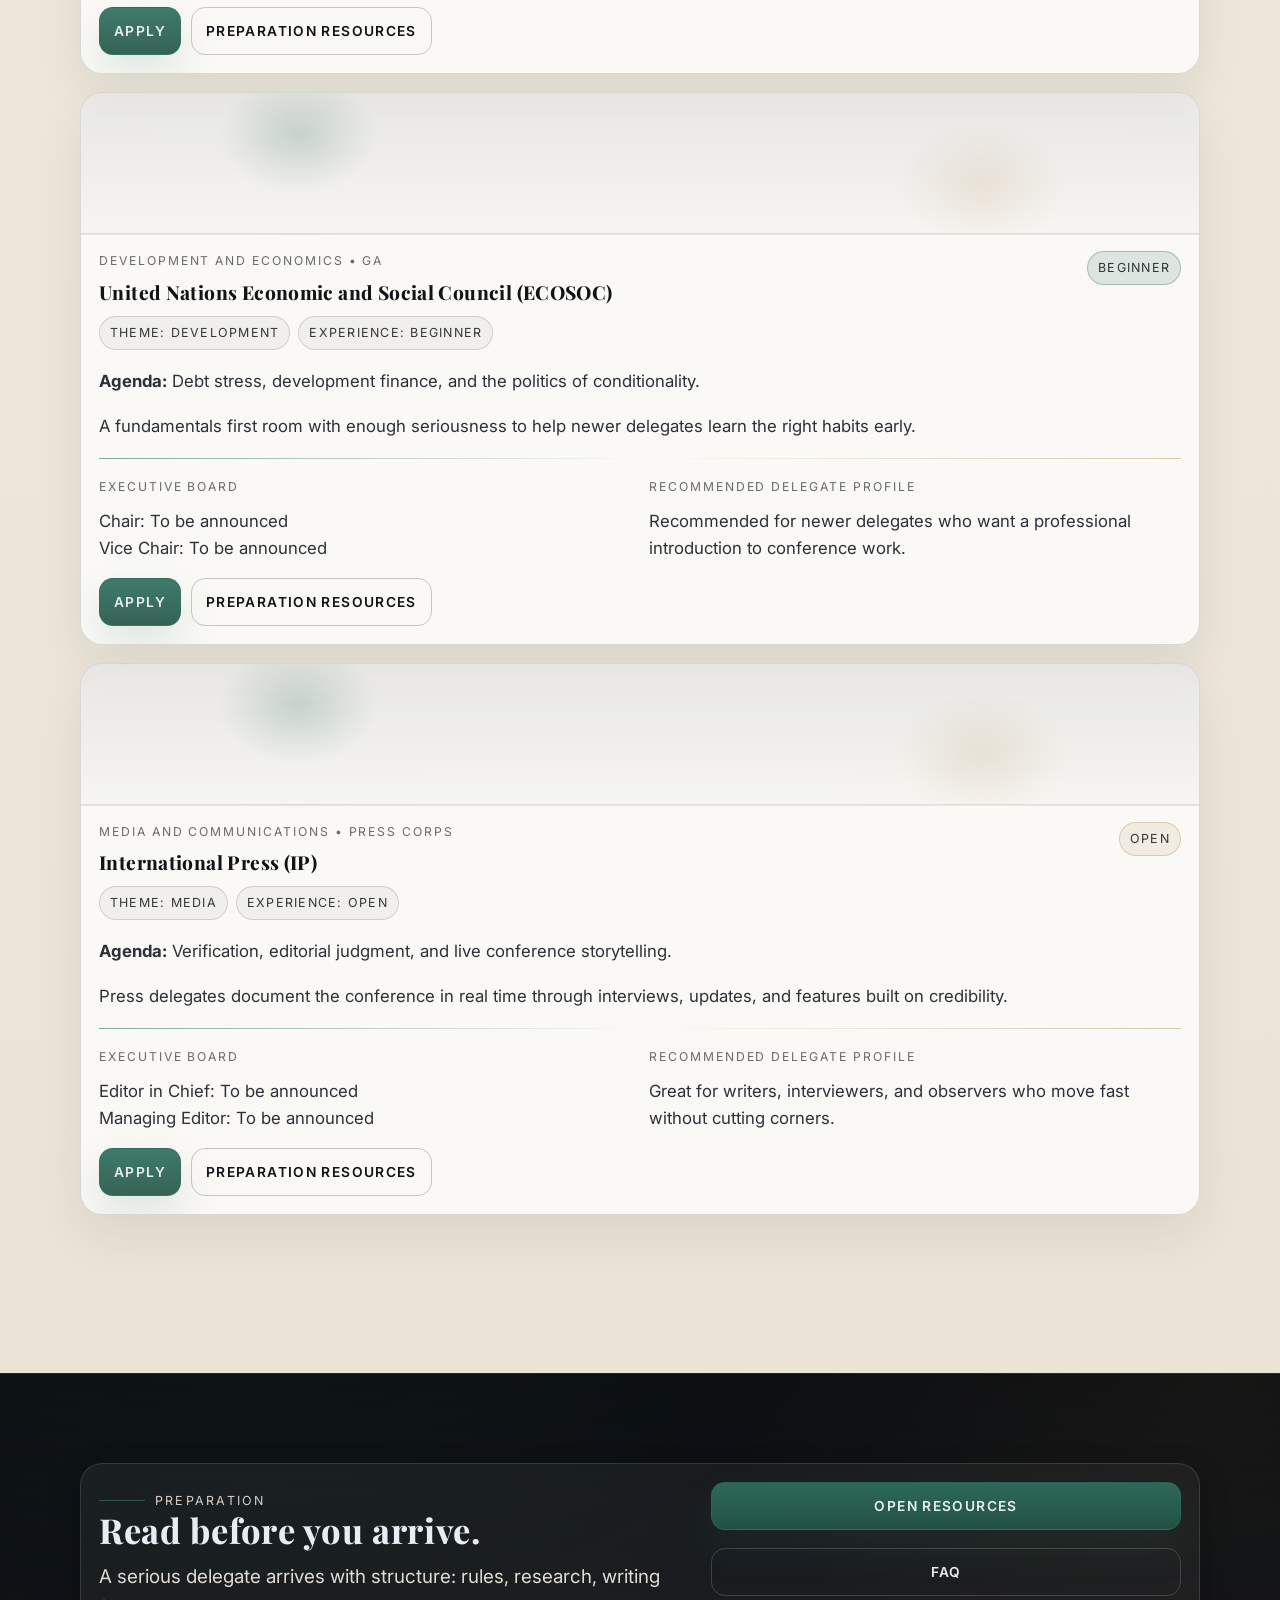
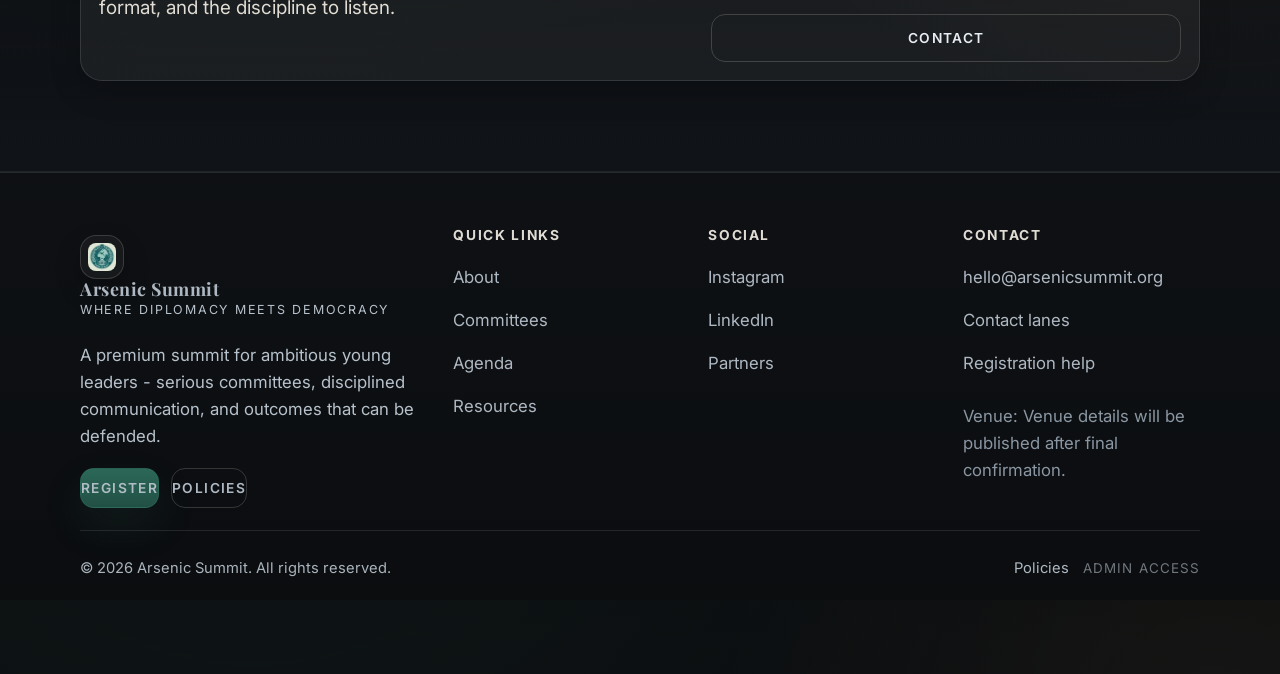
<file: arsenic-summit/committees.html>
﻿<!doctype html>
<html lang="en">
<head>
  <meta charset="utf-8" />
  <meta name="viewport" content="width=device-width, initial-scale=1" />
  <meta name="description" content="Committees at Arsenic Summit 2026 - premium, structured rooms with clear agendas, formats, and standards." />
  <title>Committees - Arsenic Summit</title>

  <link rel="preconnect" href="https://fonts.googleapis.com" />
  <link rel="preconnect" href="https://fonts.gstatic.com" crossorigin />
  <link href="https://fonts.googleapis.com/css2?family=Inter:wght@400;500;600;700;800&family=Playfair+Display:wght@600;700;800&display=swap" rel="stylesheet" />
  <link rel="stylesheet" href="css/style.css" />
  <link rel="icon" href="data:image/svg+xml,%3Csvg xmlns='http://www.w3.org/2000/svg' viewBox='0 0 64 64'%3E%3Crect width='64' height='64' rx='14' fill='%230b0d10'/%3E%3Cpath d='M20 40c7-15 17-21 24-24-2 7-9 17-24 24Z' fill='%232f6f5e'/%3E%3Cpath d='M24 46c12-2 21-9 26-20-10 6-18 14-26 20Z' fill='%23b08d57' opacity='.9'/%3E%3C/svg%3E" />
</head>
<body>
  <a class="skip-link" href="#main">Skip to content</a>

  <div class="announcement" role="region" aria-label="Summit announcements">
    <div class="container">
      <div class="announcement-inner">
        <span class="pill"><span class="dot" aria-hidden="true"></span>Arsenic Summit</span>
        <div class="ticker" aria-label="Live updates">
          <div id="tickerTrack" class="ticker-track"></div>
        </div>
      </div>
    </div>
  </div>

  <header class="site-header" role="banner">
    <div class="container">
      <nav class="nav" aria-label="Primary navigation">
        <a class="brand" href="index.html" aria-label="Arsenic Summit Home">
          <img class="nav-logo" src="assets/images/arsenic-logo.jpg" alt="Arsenic Summit logo" />
          <span class="brand-text">
            <span class="name">Arsenic Summit</span>
            <span class="slogan">Where Diplomacy Meets Democracy</span>
          </span>
        </a>

        <div class="nav-links" role="list">
          <a data-nav href="index.html">Home</a>
          <a data-nav href="about.html">About</a>
          <a data-nav href="committees.html">Committees</a>
          <a data-nav href="secretariat.html">Secretariat</a>
          <a data-nav href="agenda.html">Agenda</a>
          <a data-nav href="registration.html">Register</a>
          <a data-nav href="faq.html">FAQ</a>
          <a data-nav href="contact.html">Contact</a>
        </div>

        <div class="nav-cta">
          <a class="btn btn-primary" href="registration.html">Register</a>
          <button id="menuBtn" class="menu-btn" type="button" aria-label="Open menu">
            <span></span><span></span><span></span>
          </button>
        </div>
      </nav>
    </div>
  </header>

  <div id="mobileMenu" class="mobile-menu" aria-hidden="true">
    <div class="mobile-menu-inner">
      <div class="mobile-top">
        <a class="brand" href="index.html" data-close-menu>
          <img class="nav-logo" src="assets/images/arsenic-logo.jpg" alt="Arsenic Summit logo" />
          <span class="brand-text">
            <span class="name">Arsenic Summit</span>
            <span class="slogan">2026 Edition</span>
          </span>
        </a>
        <button id="closeMenuBtn" class="close-btn" type="button" aria-label="Close menu">X</button>
      </div>

      <div class="mobile-nav" aria-label="Mobile navigation">
        <a href="index.html" data-close-menu>Home</a>
        <a href="about.html" data-close-menu>About</a>
        <a href="committees.html" data-close-menu>Committees</a>
        <a href="secretariat.html" data-close-menu>Secretariat</a>
        <a href="agenda.html" data-close-menu>Agenda</a>
        <a href="registration.html" data-close-menu>Register</a>
        <a href="faq.html" data-close-menu>FAQ</a>
        <a href="contact.html" data-close-menu>Contact</a>
      </div>

      <div class="mobile-actions">
        <a class="btn btn-primary" href="registration.html" data-close-menu>Register</a>
        <a class="btn btn-ghost" href="committees.html" data-close-menu>Explore Committees</a>
      </div>
    </div>
  </div>

  <div class="mobile-cta-bar" role="region" aria-label="Quick actions">
    <div class="container">
      <div class="mobile-cta-inner">
        <a class="btn btn-primary" href="registration.html">Register</a>
        <a class="btn btn-ghost" href="committees.html">Committees</a>
      </div>
    </div>
  </div>

  <main id="main">
    <section class="page-hero section-compact surface-dark">
      <div class="container">
        <div class="reveal">
          <div class="eyebrow"><span class="rule" aria-hidden="true"></span>Committees</div>
          <h1>Choose the room that will sharpen you.</h1>
          <p class="lead">Each committee has a format, a standard, and a cost. Filter by difficulty, theme, experience level, and format - then apply.</p>
          <div class="crumbs">
            <a href="index.html">Home</a>
            <span class="muted">/</span>
            <span>Committees</span>
          </div>
        </div>
      </div>
    </section>

    <section class="section surface-paper">
      <div class="container">
        <div class="reveal">
          <div class="split">
            <div>
              <h2>Filters</h2>
              <p class="lead">A premium room is defined by fit. Pick your parameters; we'll show committees that match.</p>
            </div>
            <div class="callout">
              <div class="title">Results</div>
              <p style="margin:10px 0 0 0;">Showing <strong id="committeeCount">0</strong> committees. All content is managed from the admin workflow or your content feed.</p>
            </div>
          </div>

          <div class="filters" aria-label="Committee filters">
            <div class="filter">
              <label for="filterDifficulty">Difficulty</label>
              <select id="filterDifficulty" name="difficulty"></select>
            </div>
            <div class="filter">
              <label for="filterTheme">Theme</label>
              <select id="filterTheme" name="theme"></select>
            </div>
            <div class="filter">
              <label for="filterExperience">Experience level</label>
              <select id="filterExperience" name="experience"></select>
            </div>
            <div class="filter">
              <label for="filterFormat">Format</label>
              <select id="filterFormat" name="format"></select>
            </div>
          </div>

          <div class="hero-actions mt-18">
            <button id="filtersReset" class="btn btn-ghost" type="button">Reset filters</button>
            <a class="btn btn-primary" href="registration.html#apply">Apply now</a>
          </div>
        </div>

        <div class="section-compact">
          <div id="committeesList" class="grid" aria-label="Committees list"></div>
        </div>
      </div>
    </section>

    <section class="section surface-ink">
      <div class="container">
        <div class="card reveal">
          <div class="card-inner">
            <div class="split">
              <div>
                <div class="eyebrow"><span class="rule" aria-hidden="true"></span>Preparation</div>
                <h2>Read before you arrive.</h2>
                <p class="lead">A serious delegate arrives with structure: rules, research, writing format, and the discipline to listen.</p>
              </div>
              <div class="stack-lg">
                <a class="btn btn-primary" href="resources.html">Open Resources</a>
                <a class="btn btn-ghost" href="faq.html">FAQ</a>
                <a class="btn btn-ghost" href="contact.html">Contact</a>
              </div>
            </div>
          </div>
        </div>
      </div>
    </section>

    <footer class="footer" role="contentinfo">
      <div class="container">
        <div class="footer-top">
          <div class="identity">
            <a class="brand" href="index.html">
              <img class="footer-logo" src="assets/images/arsenic-logo.jpg" alt="Arsenic Summit logo" />
              <span class="brand-text">
                <span class="name">Arsenic Summit</span>
                <span class="slogan">Where Diplomacy Meets Democracy</span>
              </span>
            </a>
            <p class="mt-18">A premium summit for ambitious young leaders - serious committees, disciplined communication, and outcomes that can be defended.</p>
            <div class="hero-actions mt-18">
              <a class="btn btn-primary" href="registration.html">Register</a>
              <a class="btn btn-ghost" href="policies.html">Policies</a>
            </div>
          </div>

          <div>
            <h3>Quick links</h3>
            <a href="about.html">About</a>
            <a href="committees.html">Committees</a>
            <a href="agenda.html">Agenda</a>
            <a href="resources.html">Resources</a>
          </div>

          <div>
            <h3>Social</h3>
            <a data-bind-href="social.instagram" href="#">Instagram</a>
            <a data-bind-href="social.linkedin" href="#">LinkedIn</a>
            <a href="partners.html">Partners</a>
          </div>

          <div>
            <h3>Contact</h3>
            <a data-bind-href="contact.officialEmailHref" data-bind-text="contact.officialEmail" href="mailto:hello@arsenicsummit.org">hello@arsenicsummit.org</a>
            <a href="contact.html">Contact lanes</a>
            <a href="registration.html">Registration help</a>
            <div class="mt-18 muted">Venue: <span data-bind-text="summit.venueAddress">Venue details will be published after final confirmation.</span></div>
          </div>
        </div>

        <div class="footer-bottom">
          <div>&copy; <span data-year></span> Arsenic Summit. All rights reserved.</div>
          <div class="footer-meta-links"><a href="policies.html">Policies</a><a class="admin-access-link" href="admin-access.html">Admin Access</a></div>
        </div>
      </div>
    </footer>
  </main>

  <script src="js/site-data.js"></script>
    <script src="js/app.js"></script>
</body>
</html>
</file>
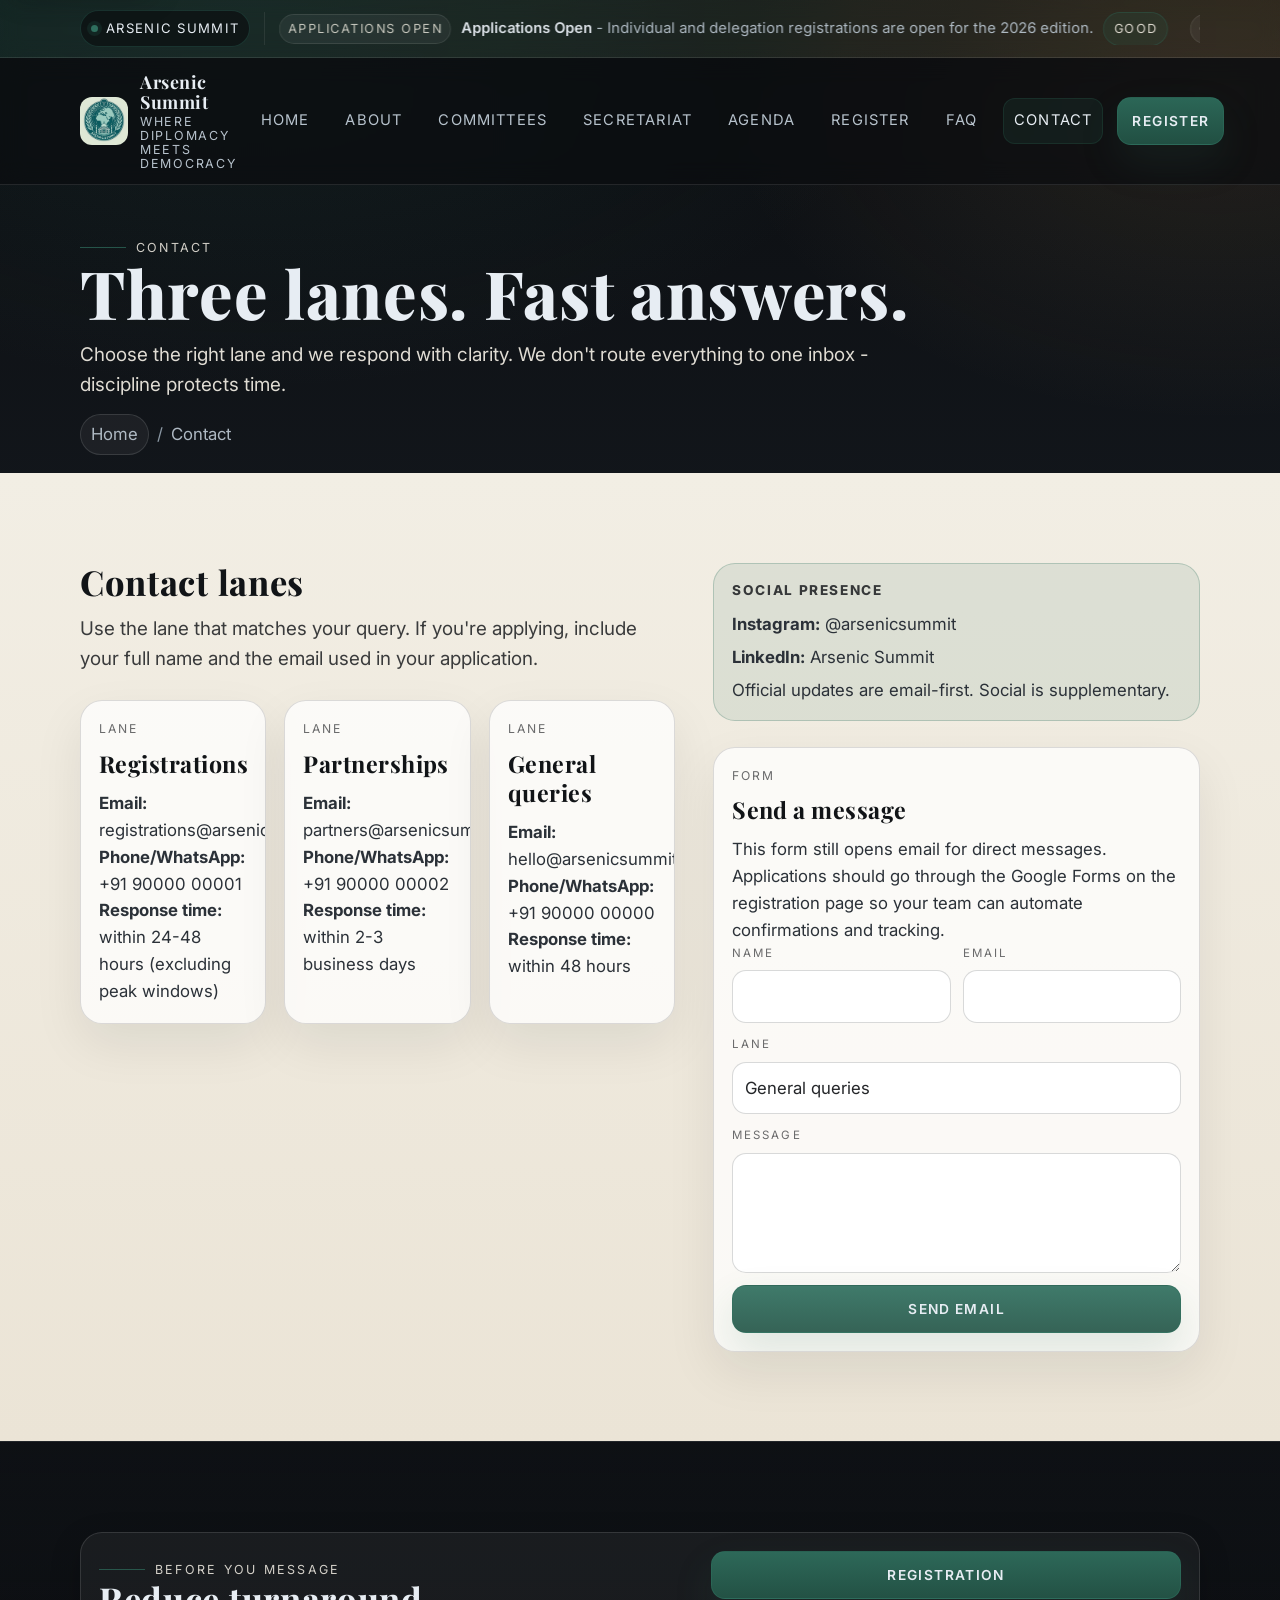
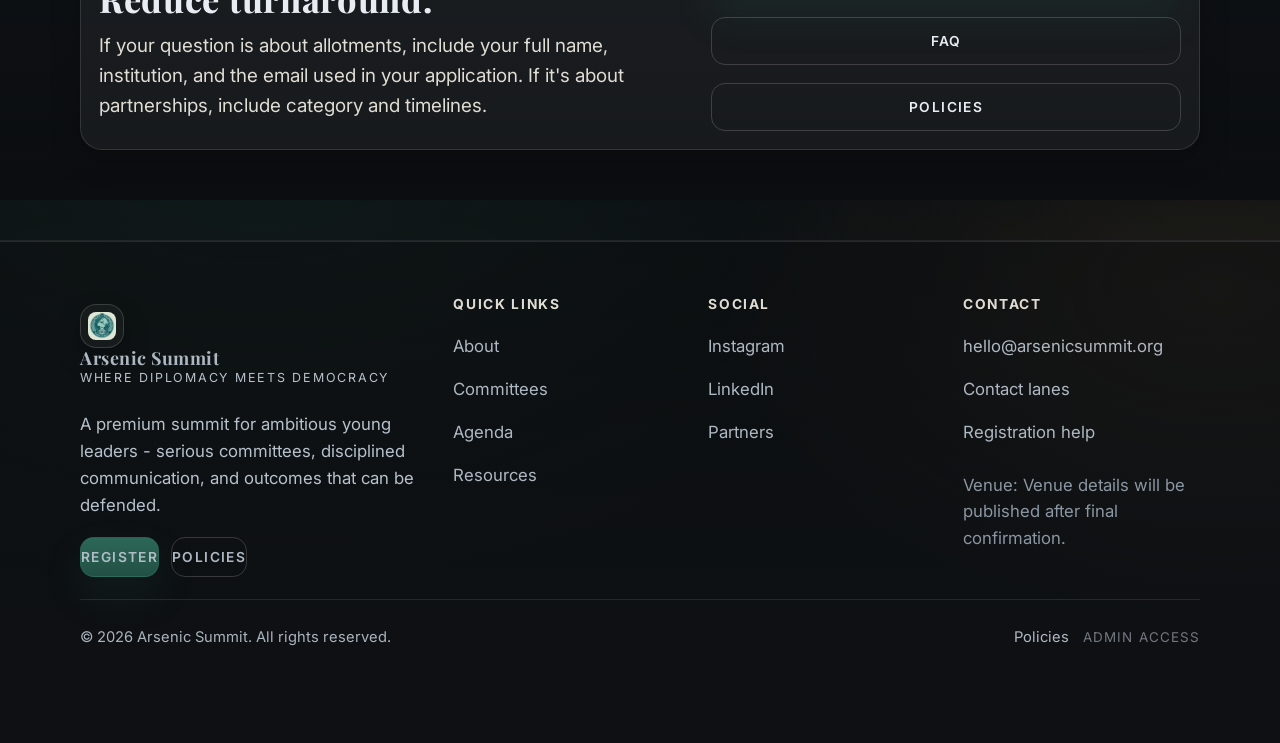
<file: arsenic-summit/contact.html>
﻿<!doctype html>
<html lang="en">
<head>
  <meta charset="utf-8" />
  <meta name="viewport" content="width=device-width, initial-scale=1" />
  <meta name="description" content="Contact - registration, partnerships, and general queries for Arsenic Summit." />
  <title>Contact - Arsenic Summit</title>

  <link rel="preconnect" href="https://fonts.googleapis.com" />
  <link rel="preconnect" href="https://fonts.gstatic.com" crossorigin />
  <link href="https://fonts.googleapis.com/css2?family=Inter:wght@400;500;600;700;800&family=Playfair+Display:wght@600;700;800&display=swap" rel="stylesheet" />
  <link rel="stylesheet" href="css/style.css" />
  <link rel="icon" href="data:image/svg+xml,%3Csvg xmlns='http://www.w3.org/2000/svg' viewBox='0 0 64 64'%3E%3Crect width='64' height='64' rx='14' fill='%230b0d10'/%3E%3Cpath d='M20 40c7-15 17-21 24-24-2 7-9 17-24 24Z' fill='%232f6f5e'/%3E%3Cpath d='M24 46c12-2 21-9 26-20-10 6-18 14-26 20Z' fill='%23b08d57' opacity='.9'/%3E%3C/svg%3E" />
</head>
<body>
  <a class="skip-link" href="#main">Skip to content</a>

  <div class="announcement" role="region" aria-label="Summit announcements">
    <div class="container">
      <div class="announcement-inner">
        <span class="pill"><span class="dot" aria-hidden="true"></span>Arsenic Summit</span>
        <div class="ticker" aria-label="Live updates">
          <div id="tickerTrack" class="ticker-track"></div>
        </div>
      </div>
    </div>
  </div>

  <header class="site-header" role="banner">
    <div class="container">
      <nav class="nav" aria-label="Primary navigation">
        <a class="brand" href="index.html" aria-label="Arsenic Summit Home">
          <img class="nav-logo" src="assets/images/arsenic-logo.jpg" alt="Arsenic Summit logo" />
          <span class="brand-text">
            <span class="name">Arsenic Summit</span>
            <span class="slogan">Where Diplomacy Meets Democracy</span>
          </span>
        </a>

        <div class="nav-links" role="list">
          <a data-nav href="index.html">Home</a>
          <a data-nav href="about.html">About</a>
          <a data-nav href="committees.html">Committees</a>
          <a data-nav href="secretariat.html">Secretariat</a>
          <a data-nav href="agenda.html">Agenda</a>
          <a data-nav href="registration.html">Register</a>
          <a data-nav href="faq.html">FAQ</a>
          <a data-nav href="contact.html">Contact</a>
        </div>

        <div class="nav-cta">
          <a class="btn btn-primary" href="registration.html">Register</a>
          <button id="menuBtn" class="menu-btn" type="button" aria-label="Open menu">
            <span></span><span></span><span></span>
          </button>
        </div>
      </nav>
    </div>
  </header>

  <div id="mobileMenu" class="mobile-menu" aria-hidden="true">
    <div class="mobile-menu-inner">
      <div class="mobile-top">
        <a class="brand" href="index.html" data-close-menu>
          <img class="nav-logo" src="assets/images/arsenic-logo.jpg" alt="Arsenic Summit logo" />
          <span class="brand-text">
            <span class="name">Arsenic Summit</span>
            <span class="slogan">2026 Edition</span>
          </span>
        </a>
        <button id="closeMenuBtn" class="close-btn" type="button" aria-label="Close menu">X</button>
      </div>

      <div class="mobile-nav" aria-label="Mobile navigation">
        <a href="index.html" data-close-menu>Home</a>
        <a href="about.html" data-close-menu>About</a>
        <a href="committees.html" data-close-menu>Committees</a>
        <a href="secretariat.html" data-close-menu>Secretariat</a>
        <a href="agenda.html" data-close-menu>Agenda</a>
        <a href="registration.html" data-close-menu>Register</a>
        <a href="faq.html" data-close-menu>FAQ</a>
        <a href="contact.html" data-close-menu>Contact</a>
      </div>

      <div class="mobile-actions">
        <a class="btn btn-primary" href="registration.html" data-close-menu>Register</a>
        <a class="btn btn-ghost" href="committees.html" data-close-menu>Explore Committees</a>
      </div>
    </div>
  </div>

  <div class="mobile-cta-bar" role="region" aria-label="Quick actions">
    <div class="container">
      <div class="mobile-cta-inner">
        <a class="btn btn-primary" href="registration.html">Register</a>
        <a class="btn btn-ghost" href="committees.html">Committees</a>
      </div>
    </div>
  </div>

  <main id="main">
    <section class="page-hero section-compact surface-dark">
      <div class="container">
        <div class="reveal">
          <div class="eyebrow"><span class="rule" aria-hidden="true"></span>Contact</div>
          <h1>Three lanes. Fast answers.</h1>
          <p class="lead">Choose the right lane and we respond with clarity. We don't route everything to one inbox - discipline protects time.</p>
          <div class="crumbs">
            <a href="index.html">Home</a>
            <span class="muted">/</span>
            <span>Contact</span>
          </div>
        </div>
      </div>
    </section>

    <section class="section surface-paper">
      <div class="container">
        <div class="split">
          <div class="reveal">
            <h2>Contact lanes</h2>
            <p class="lead">Use the lane that matches your query. If you're applying, include your full name and the email used in your application.</p>
            <div class="grid grid-3 mt-26">
              <article class="card reveal">
                <div class="card-inner">
                  <div class="card-kicker">Lane</div>
                  <h3 class="card-title">Registrations</h3>
                  <p><strong>Email:</strong> <a data-bind-href="contact.registrationsEmailHref" data-bind-text="contact.registrationsEmail" href="mailto:registrations@arsenicsummit.org">registrations@arsenicsummit.org</a></p>
                  <p><strong>Phone/WhatsApp:</strong> <span data-bind-text="contact.registrationsPhone">+91 90000 00001</span></p>
                  <p><strong>Response time:</strong> within 24-48 hours (excluding peak windows)</p>
                </div>
              </article>
              <article class="card reveal">
                <div class="card-inner">
                  <div class="card-kicker">Lane</div>
                  <h3 class="card-title">Partnerships</h3>
                  <p><strong>Email:</strong> <a data-bind-href="contact.partnershipsEmailHref" data-bind-text="contact.partnershipsEmail" href="mailto:partners@arsenicsummit.org">partners@arsenicsummit.org</a></p>
                  <p><strong>Phone/WhatsApp:</strong> <span data-bind-text="contact.partnershipsPhone">+91 90000 00002</span></p>
                  <p><strong>Response time:</strong> within 2-3 business days</p>
                </div>
              </article>
              <article class="card reveal">
                <div class="card-inner">
                  <div class="card-kicker">Lane</div>
                  <h3 class="card-title">General queries</h3>
                  <p><strong>Email:</strong> <a data-bind-href="contact.officialEmailHref" data-bind-text="contact.officialEmail" href="mailto:hello@arsenicsummit.org">hello@arsenicsummit.org</a></p>
                  <p><strong>Phone/WhatsApp:</strong> <span data-bind-text="contact.officialPhone">+91 90000 00000</span></p>
                  <p><strong>Response time:</strong> within 48 hours</p>
                </div>
              </article>
            </div>
          </div>

          <div class="reveal">
            <div class="callout">
              <div class="title">Social presence</div>
              <p style="margin:10px 0 0 0;"><strong>Instagram:</strong> <a data-bind-href="social.instagram" data-bind-text="social.instagramLabel" href="#">@arsenicsummit</a></p>
              <p style="margin:6px 0 0 0;"><strong>LinkedIn:</strong> <a data-bind-href="social.linkedin" data-bind-text="social.linkedinLabel" href="#">Arsenic Summit</a></p>
              <p style="margin:6px 0 0 0;" class="muted">Official updates are email-first. Social is supplementary.</p>
            </div>

            <div class="card mt-26 reveal">
              <div class="card-inner">
                <div class="card-kicker">Form</div>
                <h3 class="card-title">Send a message</h3>
                <p>This form still opens email for direct messages. Applications should go through the Google Forms on the registration page so your team can automate confirmations and tracking.</p>

                <form id="contactForm" aria-label="Contact form">
                  <div class="form-row">
                    <div class="field">
                      <label for="cName">Name</label>
                      <input id="cName" name="name" autocomplete="name" required />
                    </div>
                    <div class="field">
                      <label for="cEmail">Email</label>
                      <input id="cEmail" name="email" type="email" autocomplete="email" required />
                    </div>
                  </div>
                  <div class="field">
                    <label for="cLane">Lane</label>
                    <input id="cLane" name="lane" list="lanes" value="General queries" />
                    <datalist id="lanes">
                      <option value="Registrations"></option>
                      <option value="Partnerships"></option>
                      <option value="General queries"></option>
                    </datalist>
                  </div>
                  <div class="field">
                    <label for="cMessage">Message</label>
                    <textarea id="cMessage" name="message" required></textarea>
                  </div>
                  <button class="btn btn-primary" type="submit">Send email</button>
                </form>
              </div>
            </div>
          </div>
        </div>
      </div>
    </section>

    <section class="section surface-ink">
      <div class="container">
        <div class="card reveal">
          <div class="card-inner">
            <div class="split">
              <div>
                <div class="eyebrow"><span class="rule" aria-hidden="true"></span>Before you message</div>
                <h2>Reduce turnaround.</h2>
                <p class="lead">If your question is about allotments, include your full name, institution, and the email used in your application. If it's about partnerships, include category and timelines.</p>
              </div>
              <div class="stack-lg">
                <a class="btn btn-primary" href="registration.html">Registration</a>
                <a class="btn btn-ghost" href="faq.html">FAQ</a>
                <a class="btn btn-ghost" href="policies.html">Policies</a>
              </div>
            </div>
          </div>
        </div>
      </div>
    </section>

    <footer class="footer" role="contentinfo">
      <div class="container">
        <div class="footer-top">
          <div class="identity">
            <a class="brand" href="index.html">
              <img class="footer-logo" src="assets/images/arsenic-logo.jpg" alt="Arsenic Summit logo" />
              <span class="brand-text">
                <span class="name">Arsenic Summit</span>
                <span class="slogan">Where Diplomacy Meets Democracy</span>
              </span>
            </a>
            <p class="mt-18">A premium summit for ambitious young leaders - serious committees, disciplined communication, and outcomes that can be defended.</p>
            <div class="hero-actions mt-18">
              <a class="btn btn-primary" href="registration.html">Register</a>
              <a class="btn btn-ghost" href="policies.html">Policies</a>
            </div>
          </div>

          <div>
            <h3>Quick links</h3>
            <a href="about.html">About</a>
            <a href="committees.html">Committees</a>
            <a href="agenda.html">Agenda</a>
            <a href="resources.html">Resources</a>
          </div>

          <div>
            <h3>Social</h3>
            <a data-bind-href="social.instagram" href="#">Instagram</a>
            <a data-bind-href="social.linkedin" href="#">LinkedIn</a>
            <a href="partners.html">Partners</a>
          </div>

          <div>
            <h3>Contact</h3>
            <a data-bind-href="contact.officialEmailHref" data-bind-text="contact.officialEmail" href="mailto:hello@arsenicsummit.org">hello@arsenicsummit.org</a>
            <a href="contact.html">Contact lanes</a>
            <a href="registration.html">Registration help</a>
            <div class="mt-18 muted">Venue: <span data-bind-text="summit.venueAddress">Venue details will be published after final confirmation.</span></div>
          </div>
        </div>

        <div class="footer-bottom">
          <div>&copy; <span data-year></span> Arsenic Summit. All rights reserved.</div>
          <div class="footer-meta-links"><a href="policies.html">Policies</a><a class="admin-access-link" href="admin-access.html">Admin Access</a></div>
        </div>
      </div>
    </footer>
  </main>

  <script src="js/site-data.js"></script>
    <script src="js/app.js"></script>
</body>
</html>
</file>
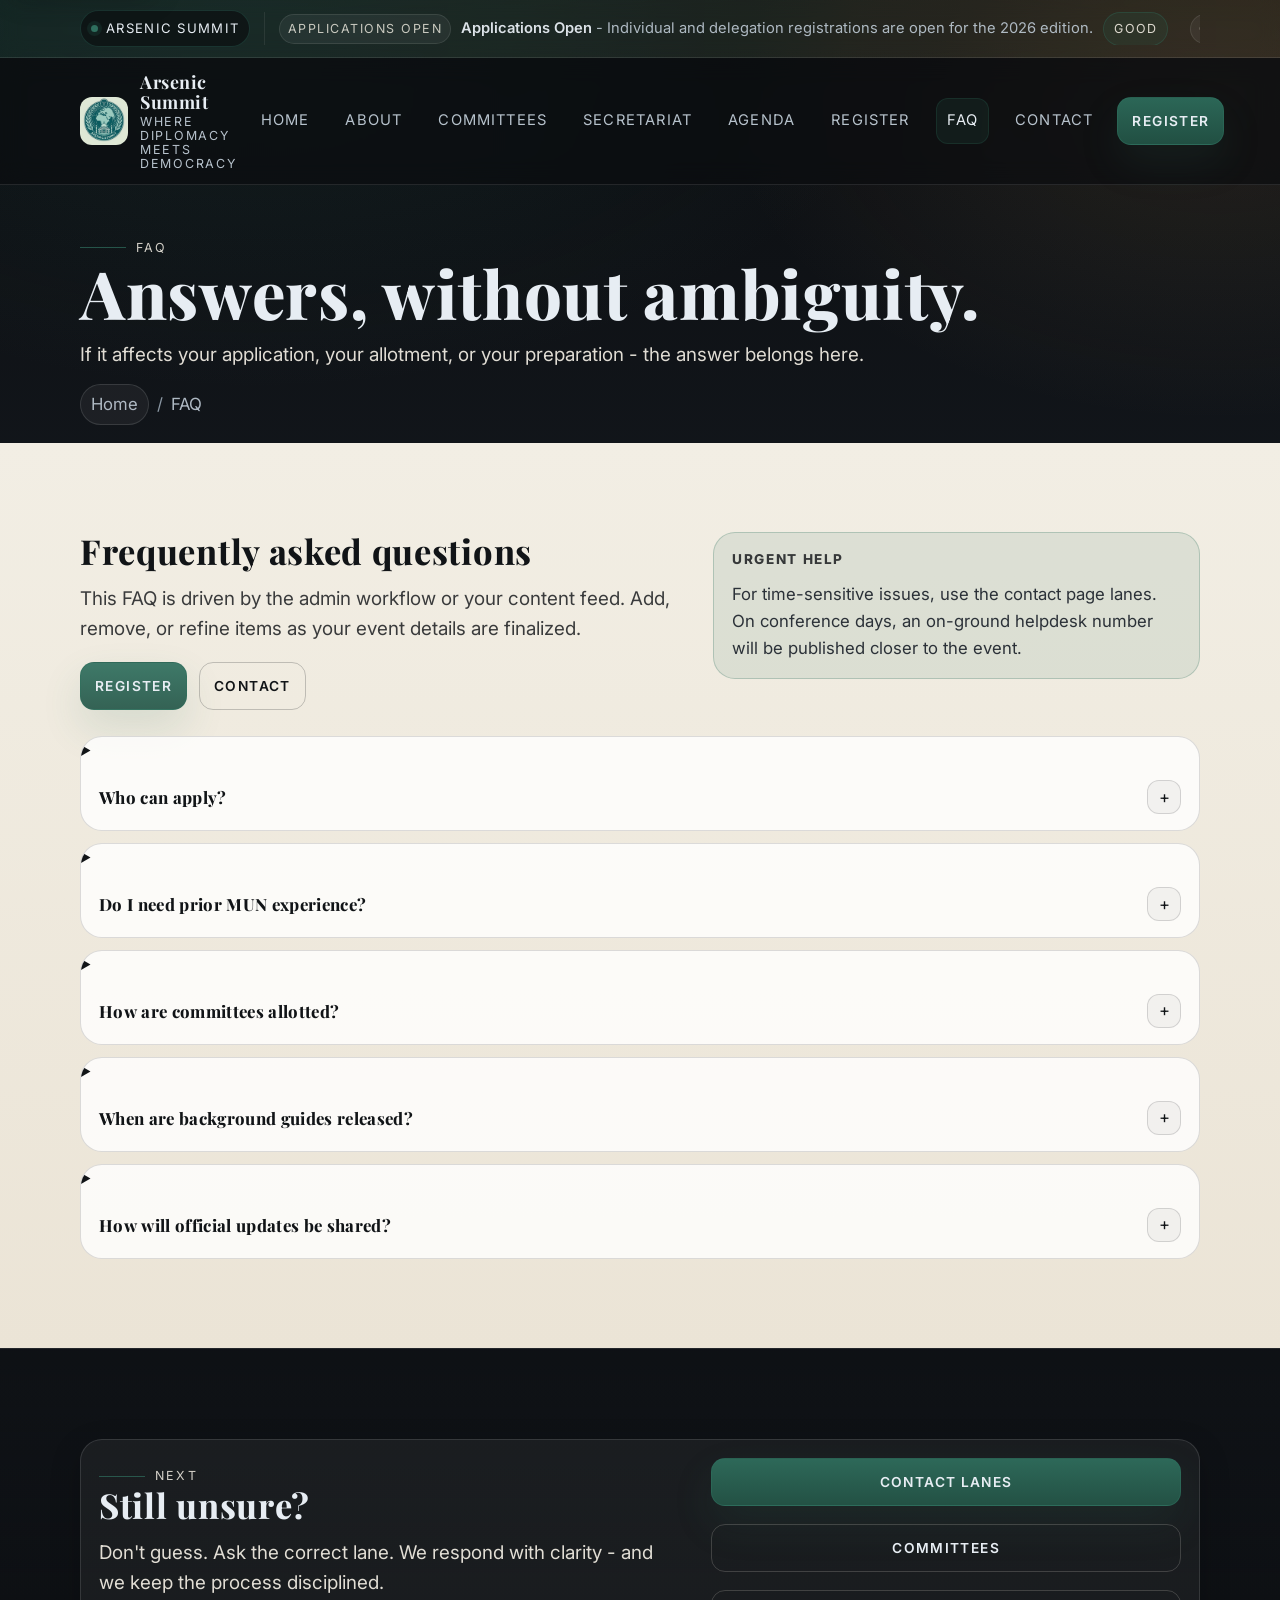
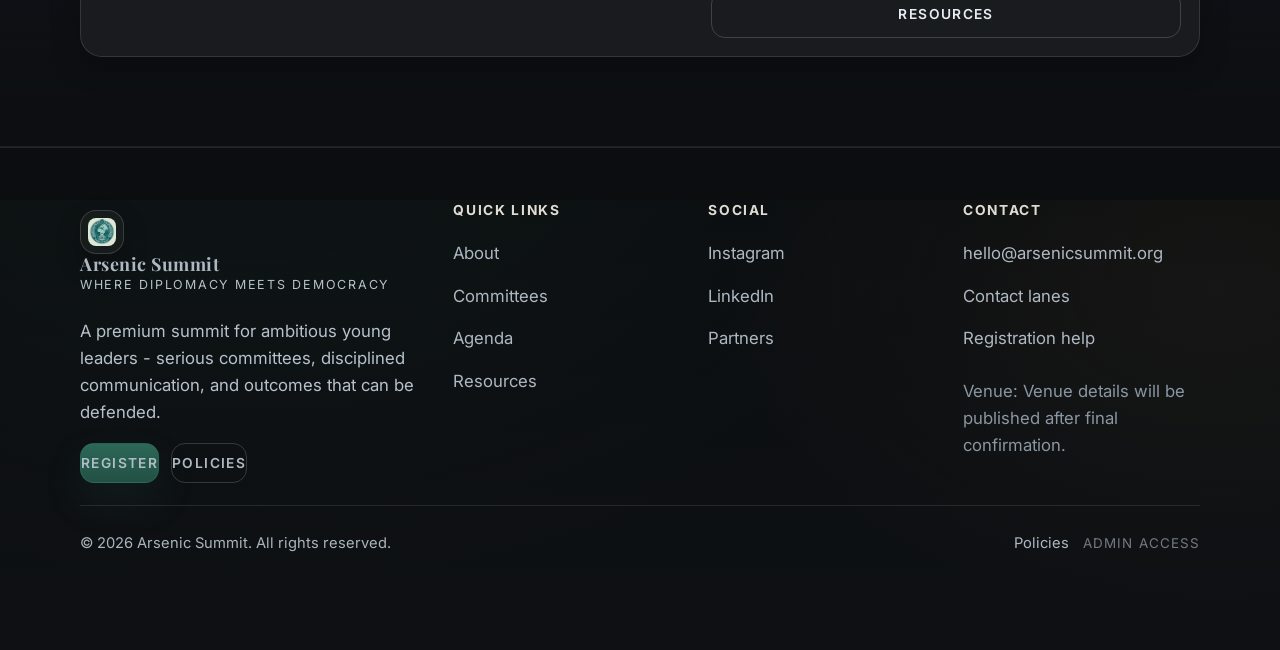
<file: arsenic-summit/faq.html>
﻿<!doctype html>
<html lang="en">
<head>
  <meta charset="utf-8" />
  <meta name="viewport" content="width=device-width, initial-scale=1" />
  <meta name="description" content="FAQ - direct answers about Arsenic Summit registration, allotments, guides, and policies." />
  <title>FAQ - Arsenic Summit</title>

  <link rel="preconnect" href="https://fonts.googleapis.com" />
  <link rel="preconnect" href="https://fonts.gstatic.com" crossorigin />
  <link href="https://fonts.googleapis.com/css2?family=Inter:wght@400;500;600;700;800&family=Playfair+Display:wght@600;700;800&display=swap" rel="stylesheet" />
  <link rel="stylesheet" href="css/style.css" />
  <link rel="icon" href="data:image/svg+xml,%3Csvg xmlns='http://www.w3.org/2000/svg' viewBox='0 0 64 64'%3E%3Crect width='64' height='64' rx='14' fill='%230b0d10'/%3E%3Cpath d='M20 40c7-15 17-21 24-24-2 7-9 17-24 24Z' fill='%232f6f5e'/%3E%3Cpath d='M24 46c12-2 21-9 26-20-10 6-18 14-26 20Z' fill='%23b08d57' opacity='.9'/%3E%3C/svg%3E" />
</head>
<body>
  <a class="skip-link" href="#main">Skip to content</a>

  <div class="announcement" role="region" aria-label="Summit announcements">
    <div class="container">
      <div class="announcement-inner">
        <span class="pill"><span class="dot" aria-hidden="true"></span>Arsenic Summit</span>
        <div class="ticker" aria-label="Live updates">
          <div id="tickerTrack" class="ticker-track"></div>
        </div>
      </div>
    </div>
  </div>

  <header class="site-header" role="banner">
    <div class="container">
      <nav class="nav" aria-label="Primary navigation">
        <a class="brand" href="index.html" aria-label="Arsenic Summit Home">
          <img class="nav-logo" src="assets/images/arsenic-logo.jpg" alt="Arsenic Summit logo" />
          <span class="brand-text">
            <span class="name">Arsenic Summit</span>
            <span class="slogan">Where Diplomacy Meets Democracy</span>
          </span>
        </a>

        <div class="nav-links" role="list">
          <a data-nav href="index.html">Home</a>
          <a data-nav href="about.html">About</a>
          <a data-nav href="committees.html">Committees</a>
          <a data-nav href="secretariat.html">Secretariat</a>
          <a data-nav href="agenda.html">Agenda</a>
          <a data-nav href="registration.html">Register</a>
          <a data-nav href="faq.html">FAQ</a>
          <a data-nav href="contact.html">Contact</a>
        </div>

        <div class="nav-cta">
          <a class="btn btn-primary" href="registration.html">Register</a>
          <button id="menuBtn" class="menu-btn" type="button" aria-label="Open menu">
            <span></span><span></span><span></span>
          </button>
        </div>
      </nav>
    </div>
  </header>

  <div id="mobileMenu" class="mobile-menu" aria-hidden="true">
    <div class="mobile-menu-inner">
      <div class="mobile-top">
        <a class="brand" href="index.html" data-close-menu>
          <img class="nav-logo" src="assets/images/arsenic-logo.jpg" alt="Arsenic Summit logo" />
          <span class="brand-text">
            <span class="name">Arsenic Summit</span>
            <span class="slogan">2026 Edition</span>
          </span>
        </a>
        <button id="closeMenuBtn" class="close-btn" type="button" aria-label="Close menu">X</button>
      </div>

      <div class="mobile-nav" aria-label="Mobile navigation">
        <a href="index.html" data-close-menu>Home</a>
        <a href="about.html" data-close-menu>About</a>
        <a href="committees.html" data-close-menu>Committees</a>
        <a href="secretariat.html" data-close-menu>Secretariat</a>
        <a href="agenda.html" data-close-menu>Agenda</a>
        <a href="registration.html" data-close-menu>Register</a>
        <a href="faq.html" data-close-menu>FAQ</a>
        <a href="contact.html" data-close-menu>Contact</a>
      </div>

      <div class="mobile-actions">
        <a class="btn btn-primary" href="registration.html" data-close-menu>Register</a>
        <a class="btn btn-ghost" href="committees.html" data-close-menu>Explore Committees</a>
      </div>
    </div>
  </div>

  <div class="mobile-cta-bar" role="region" aria-label="Quick actions">
    <div class="container">
      <div class="mobile-cta-inner">
        <a class="btn btn-primary" href="registration.html">Register</a>
        <a class="btn btn-ghost" href="committees.html">Committees</a>
      </div>
    </div>
  </div>

  <main id="main">
    <section class="page-hero section-compact surface-dark">
      <div class="container">
        <div class="reveal">
          <div class="eyebrow"><span class="rule" aria-hidden="true"></span>FAQ</div>
          <h1>Answers, without ambiguity.</h1>
          <p class="lead">If it affects your application, your allotment, or your preparation - the answer belongs here.</p>
          <div class="crumbs">
            <a href="index.html">Home</a>
            <span class="muted">/</span>
            <span>FAQ</span>
          </div>
        </div>
      </div>
    </section>

    <section class="section surface-paper">
      <div class="container">
        <div class="split">
          <div class="reveal">
            <h2>Frequently asked questions</h2>
            <p class="lead">This FAQ is driven by the admin workflow or your content feed. Add, remove, or refine items as your event details are finalized.</p>
            <div class="hero-actions mt-18">
              <a class="btn btn-primary" href="registration.html">Register</a>
              <a class="btn btn-ghost" href="contact.html">Contact</a>
            </div>
          </div>
          <div class="callout reveal">
            <div class="title">Urgent help</div>
            <p style="margin:10px 0 0 0;">For time-sensitive issues, use the contact page lanes. On conference days, an on-ground helpdesk number will be published closer to the event.</p>
          </div>
        </div>

        <div class="accordion mt-26" id="faqAccordion" aria-label="FAQ accordion"></div>
      </div>
    </section>

    <section class="section surface-ink">
      <div class="container">
        <div class="card reveal">
          <div class="card-inner">
            <div class="split">
              <div>
                <div class="eyebrow"><span class="rule" aria-hidden="true"></span>Next</div>
                <h2>Still unsure?</h2>
                <p class="lead">Don't guess. Ask the correct lane. We respond with clarity - and we keep the process disciplined.</p>
              </div>
              <div class="stack-lg">
                <a class="btn btn-primary" href="contact.html">Contact lanes</a>
                <a class="btn btn-ghost" href="committees.html">Committees</a>
                <a class="btn btn-ghost" href="resources.html">Resources</a>
              </div>
            </div>
          </div>
        </div>
      </div>
    </section>

    <footer class="footer" role="contentinfo">
      <div class="container">
        <div class="footer-top">
          <div class="identity">
            <a class="brand" href="index.html">
              <img class="footer-logo" src="assets/images/arsenic-logo.jpg" alt="Arsenic Summit logo" />
              <span class="brand-text">
                <span class="name">Arsenic Summit</span>
                <span class="slogan">Where Diplomacy Meets Democracy</span>
              </span>
            </a>
            <p class="mt-18">A premium summit for ambitious young leaders - serious committees, disciplined communication, and outcomes that can be defended.</p>
            <div class="hero-actions mt-18">
              <a class="btn btn-primary" href="registration.html">Register</a>
              <a class="btn btn-ghost" href="policies.html">Policies</a>
            </div>
          </div>

          <div>
            <h3>Quick links</h3>
            <a href="about.html">About</a>
            <a href="committees.html">Committees</a>
            <a href="agenda.html">Agenda</a>
            <a href="resources.html">Resources</a>
          </div>

          <div>
            <h3>Social</h3>
            <a data-bind-href="social.instagram" href="#">Instagram</a>
            <a data-bind-href="social.linkedin" href="#">LinkedIn</a>
            <a href="partners.html">Partners</a>
          </div>

          <div>
            <h3>Contact</h3>
            <a data-bind-href="contact.officialEmailHref" data-bind-text="contact.officialEmail" href="mailto:hello@arsenicsummit.org">hello@arsenicsummit.org</a>
            <a href="contact.html">Contact lanes</a>
            <a href="registration.html">Registration help</a>
            <div class="mt-18 muted">Venue: <span data-bind-text="summit.venueAddress">Venue details will be published after final confirmation.</span></div>
          </div>
        </div>

        <div class="footer-bottom">
          <div>&copy; <span data-year></span> Arsenic Summit. All rights reserved.</div>
          <div class="footer-meta-links"><a href="policies.html">Policies</a><a class="admin-access-link" href="admin-access.html">Admin Access</a></div>
        </div>
      </div>
    </footer>
  </main>

  <script src="js/site-data.js"></script>
    <script src="js/app.js"></script>
</body>
</html>
</file>
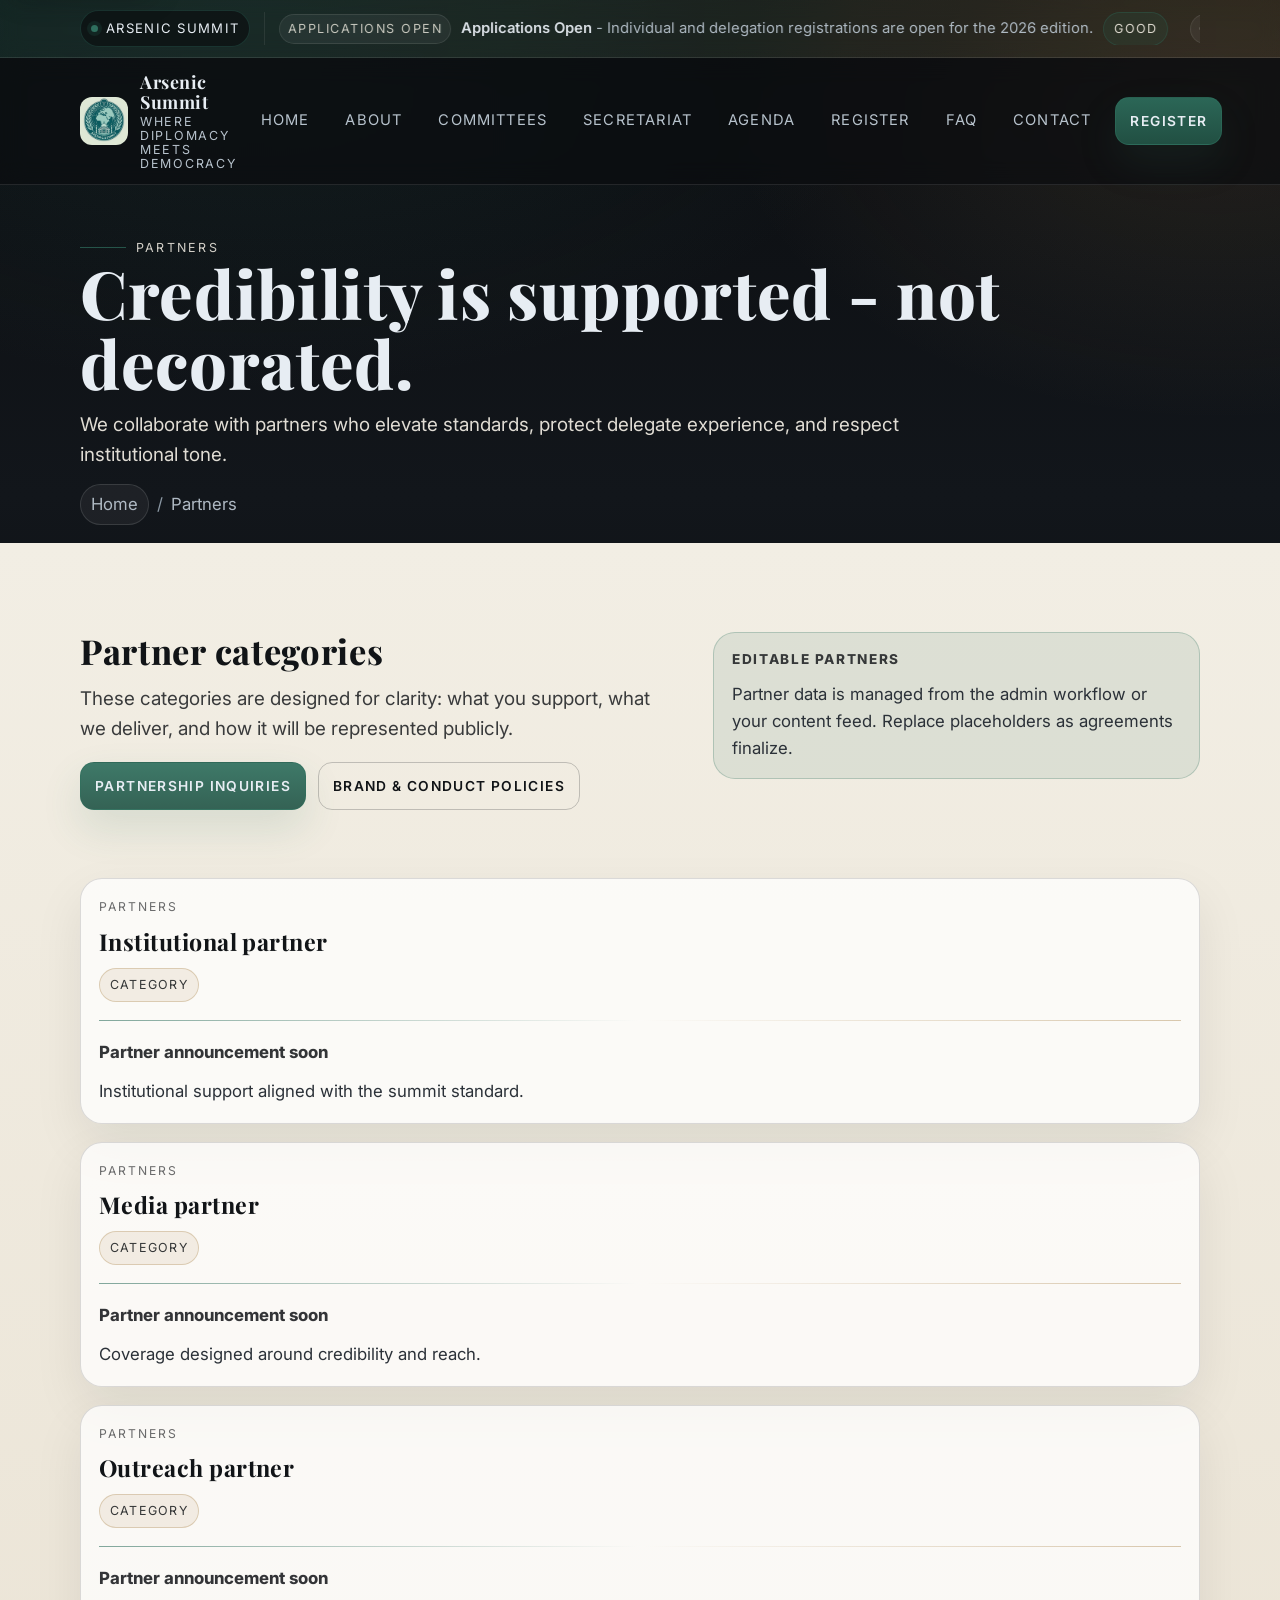
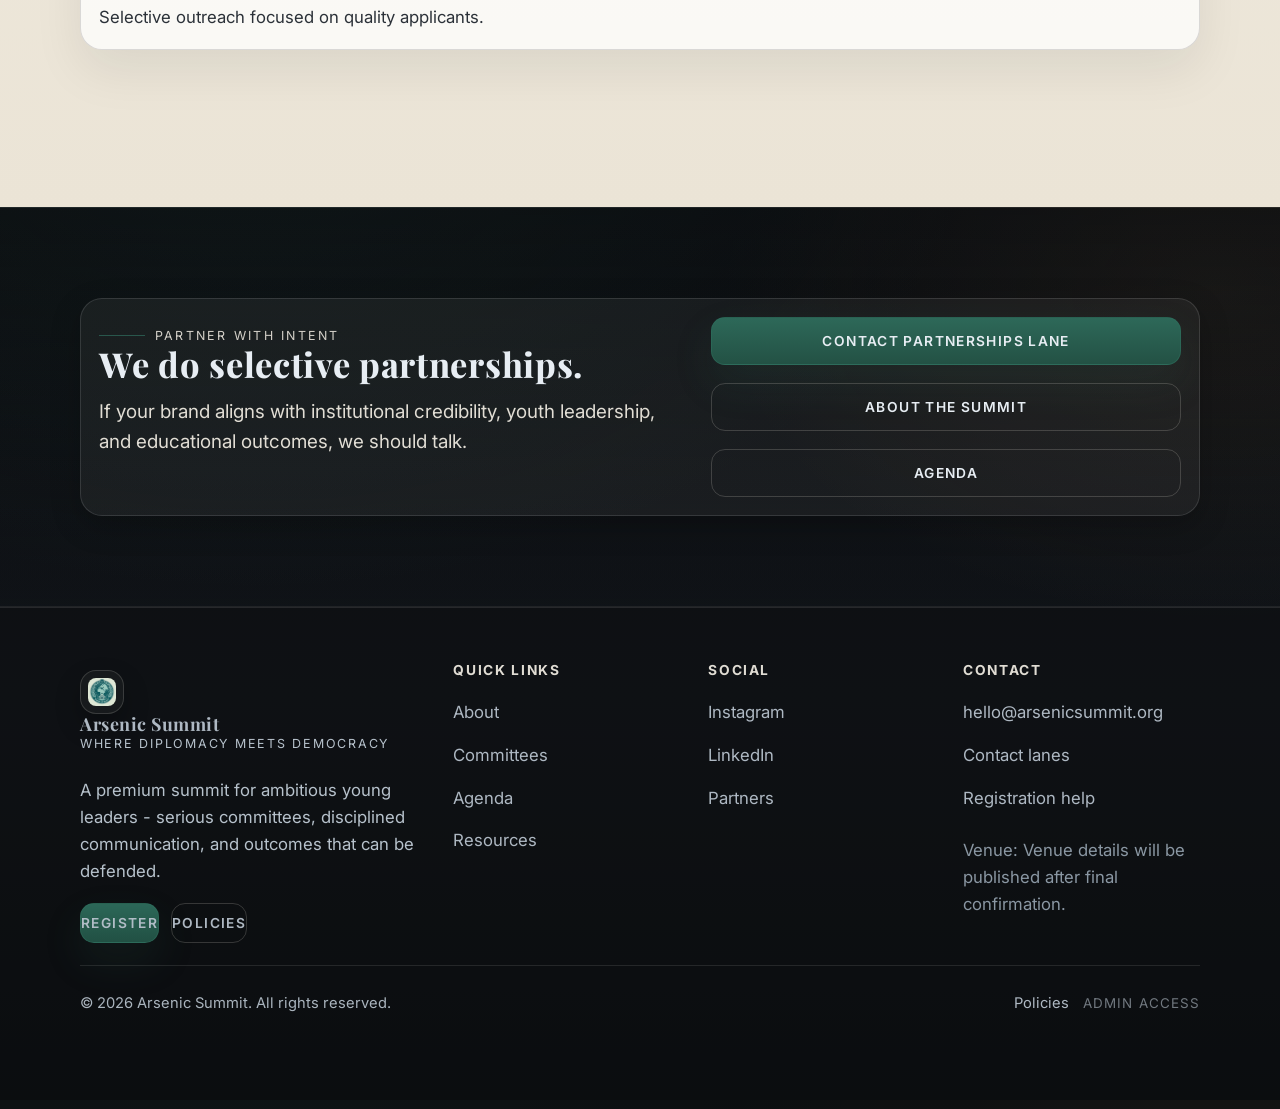
<file: arsenic-summit/partners.html>
﻿<!doctype html>
<html lang="en">
<head>
  <meta charset="utf-8" />
  <meta name="viewport" content="width=device-width, initial-scale=1" />
  <meta name="description" content="Partners - institutional and brand collaborators supporting Arsenic Summit." />
  <title>Partners - Arsenic Summit</title>

  <link rel="preconnect" href="https://fonts.googleapis.com" />
  <link rel="preconnect" href="https://fonts.gstatic.com" crossorigin />
  <link href="https://fonts.googleapis.com/css2?family=Inter:wght@400;500;600;700;800&family=Playfair+Display:wght@600;700;800&display=swap" rel="stylesheet" />
  <link rel="stylesheet" href="css/style.css" />
  <link rel="icon" href="data:image/svg+xml,%3Csvg xmlns='http://www.w3.org/2000/svg' viewBox='0 0 64 64'%3E%3Crect width='64' height='64' rx='14' fill='%230b0d10'/%3E%3Cpath d='M20 40c7-15 17-21 24-24-2 7-9 17-24 24Z' fill='%232f6f5e'/%3E%3Cpath d='M24 46c12-2 21-9 26-20-10 6-18 14-26 20Z' fill='%23b08d57' opacity='.9'/%3E%3C/svg%3E" />
</head>
<body>
  <a class="skip-link" href="#main">Skip to content</a>

  <div class="announcement" role="region" aria-label="Summit announcements">
    <div class="container">
      <div class="announcement-inner">
        <span class="pill"><span class="dot" aria-hidden="true"></span>Arsenic Summit</span>
        <div class="ticker" aria-label="Live updates">
          <div id="tickerTrack" class="ticker-track"></div>
        </div>
      </div>
    </div>
  </div>

  <header class="site-header" role="banner">
    <div class="container">
      <nav class="nav" aria-label="Primary navigation">
        <a class="brand" href="index.html" aria-label="Arsenic Summit Home">
          <img class="nav-logo" src="assets/images/arsenic-logo.jpg" alt="Arsenic Summit logo" />
          <span class="brand-text">
            <span class="name">Arsenic Summit</span>
            <span class="slogan">Where Diplomacy Meets Democracy</span>
          </span>
        </a>

        <div class="nav-links" role="list">
          <a data-nav href="index.html">Home</a>
          <a data-nav href="about.html">About</a>
          <a data-nav href="committees.html">Committees</a>
          <a data-nav href="secretariat.html">Secretariat</a>
          <a data-nav href="agenda.html">Agenda</a>
          <a data-nav href="registration.html">Register</a>
          <a data-nav href="faq.html">FAQ</a>
          <a data-nav href="contact.html">Contact</a>
        </div>

        <div class="nav-cta">
          <a class="btn btn-primary" href="registration.html">Register</a>
          <button id="menuBtn" class="menu-btn" type="button" aria-label="Open menu">
            <span></span><span></span><span></span>
          </button>
        </div>
      </nav>
    </div>
  </header>

  <div id="mobileMenu" class="mobile-menu" aria-hidden="true">
    <div class="mobile-menu-inner">
      <div class="mobile-top">
        <a class="brand" href="index.html" data-close-menu>
          <img class="nav-logo" src="assets/images/arsenic-logo.jpg" alt="Arsenic Summit logo" />
          <span class="brand-text">
            <span class="name">Arsenic Summit</span>
            <span class="slogan">2026 Edition</span>
          </span>
        </a>
        <button id="closeMenuBtn" class="close-btn" type="button" aria-label="Close menu">X</button>
      </div>

      <div class="mobile-nav" aria-label="Mobile navigation">
        <a href="index.html" data-close-menu>Home</a>
        <a href="about.html" data-close-menu>About</a>
        <a href="committees.html" data-close-menu>Committees</a>
        <a href="secretariat.html" data-close-menu>Secretariat</a>
        <a href="agenda.html" data-close-menu>Agenda</a>
        <a href="registration.html" data-close-menu>Register</a>
        <a href="faq.html" data-close-menu>FAQ</a>
        <a href="contact.html" data-close-menu>Contact</a>
      </div>

      <div class="mobile-actions">
        <a class="btn btn-primary" href="registration.html" data-close-menu>Register</a>
        <a class="btn btn-ghost" href="committees.html" data-close-menu>Explore Committees</a>
      </div>
    </div>
  </div>

  <div class="mobile-cta-bar" role="region" aria-label="Quick actions">
    <div class="container">
      <div class="mobile-cta-inner">
        <a class="btn btn-primary" href="registration.html">Register</a>
        <a class="btn btn-ghost" href="committees.html">Committees</a>
      </div>
    </div>
  </div>

  <main id="main">
    <section class="page-hero section-compact surface-dark">
      <div class="container">
        <div class="reveal">
          <div class="eyebrow"><span class="rule" aria-hidden="true"></span>Partners</div>
          <h1>Credibility is supported - not decorated.</h1>
          <p class="lead">We collaborate with partners who elevate standards, protect delegate experience, and respect institutional tone.</p>
          <div class="crumbs">
            <a href="index.html">Home</a>
            <span class="muted">/</span>
            <span>Partners</span>
          </div>
        </div>
      </div>
    </section>

    <section class="section surface-paper">
      <div class="container">
        <div class="split">
          <div class="reveal">
            <h2>Partner categories</h2>
            <p class="lead">These categories are designed for clarity: what you support, what we deliver, and how it will be represented publicly.</p>
            <div class="hero-actions mt-18">
              <a class="btn btn-primary" href="contact.html">Partnership inquiries</a>
              <a class="btn btn-ghost" href="policies.html">Brand & conduct policies</a>
            </div>
          </div>
          <div class="callout reveal">
            <div class="title">Editable partners</div>
            <p style="margin:10px 0 0 0;">Partner data is managed from the admin workflow or your content feed. Replace placeholders as agreements finalize.</p>
          </div>
        </div>

        <div class="section-compact">
          <div id="partnersBlocks" class="grid" aria-label="Partner categories"></div>
        </div>
      </div>
    </section>

    <section class="section surface-ink">
      <div class="container">
        <div class="card reveal">
          <div class="card-inner">
            <div class="split">
              <div>
                <div class="eyebrow"><span class="rule" aria-hidden="true"></span>Partner with intent</div>
                <h2>We do selective partnerships.</h2>
                <p class="lead">If your brand aligns with institutional credibility, youth leadership, and educational outcomes, we should talk.</p>
              </div>
              <div class="stack-lg">
                <a class="btn btn-primary" href="contact.html">Contact partnerships lane</a>
                <a class="btn btn-ghost" href="about.html">About the summit</a>
                <a class="btn btn-ghost" href="agenda.html">Agenda</a>
              </div>
            </div>
          </div>
        </div>
      </div>
    </section>

    <footer class="footer" role="contentinfo">
      <div class="container">
        <div class="footer-top">
          <div class="identity">
            <a class="brand" href="index.html">
              <img class="footer-logo" src="assets/images/arsenic-logo.jpg" alt="Arsenic Summit logo" />
              <span class="brand-text">
                <span class="name">Arsenic Summit</span>
                <span class="slogan">Where Diplomacy Meets Democracy</span>
              </span>
            </a>
            <p class="mt-18">A premium summit for ambitious young leaders - serious committees, disciplined communication, and outcomes that can be defended.</p>
            <div class="hero-actions mt-18">
              <a class="btn btn-primary" href="registration.html">Register</a>
              <a class="btn btn-ghost" href="policies.html">Policies</a>
            </div>
          </div>

          <div>
            <h3>Quick links</h3>
            <a href="about.html">About</a>
            <a href="committees.html">Committees</a>
            <a href="agenda.html">Agenda</a>
            <a href="resources.html">Resources</a>
          </div>

          <div>
            <h3>Social</h3>
            <a data-bind-href="social.instagram" href="#">Instagram</a>
            <a data-bind-href="social.linkedin" href="#">LinkedIn</a>
            <a href="partners.html">Partners</a>
          </div>

          <div>
            <h3>Contact</h3>
            <a data-bind-href="contact.officialEmailHref" data-bind-text="contact.officialEmail" href="mailto:hello@arsenicsummit.org">hello@arsenicsummit.org</a>
            <a href="contact.html">Contact lanes</a>
            <a href="registration.html">Registration help</a>
            <div class="mt-18 muted">Venue: <span data-bind-text="summit.venueAddress">Venue details will be published after final confirmation.</span></div>
          </div>
        </div>

        <div class="footer-bottom">
          <div>&copy; <span data-year></span> Arsenic Summit. All rights reserved.</div>
          <div class="footer-meta-links"><a href="policies.html">Policies</a><a class="admin-access-link" href="admin-access.html">Admin Access</a></div>
        </div>
      </div>
    </footer>
  </main>

  <script src="js/site-data.js"></script>
    <script src="js/app.js"></script>
</body>
</html>
</file>
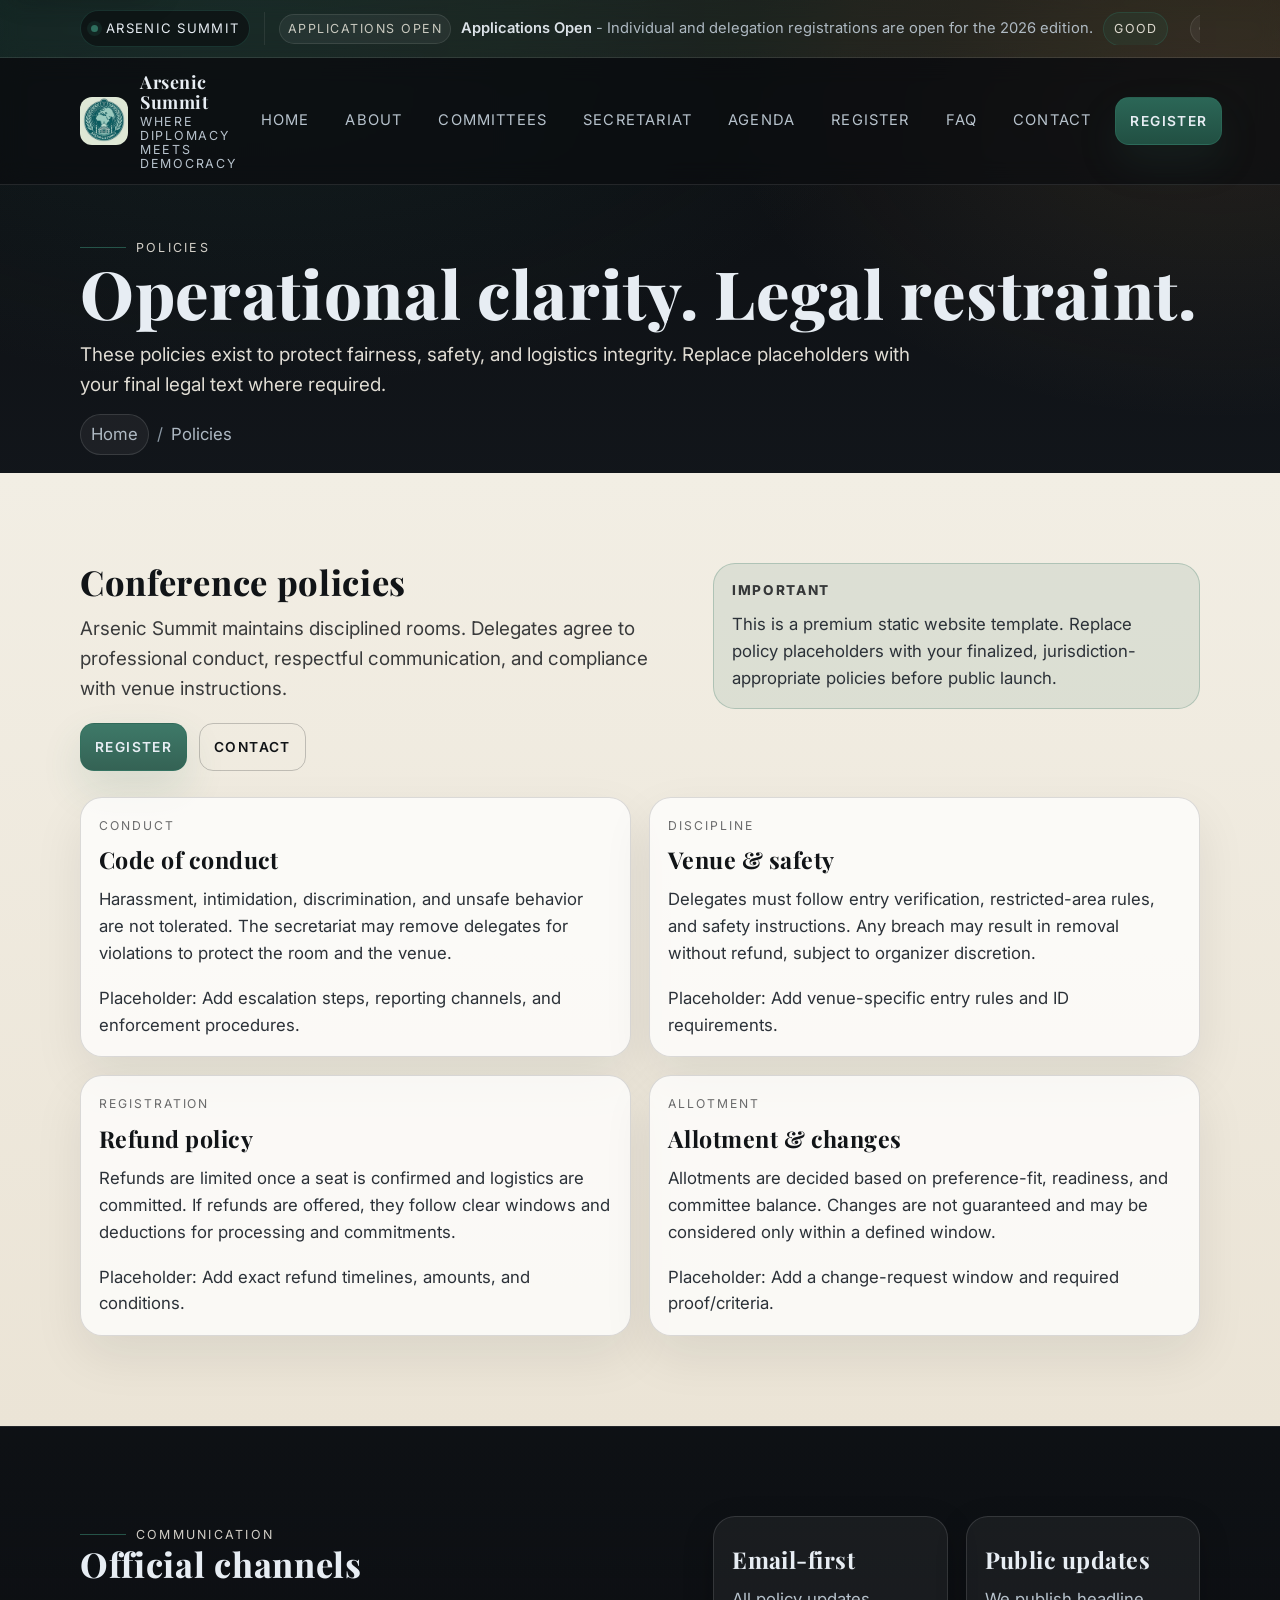
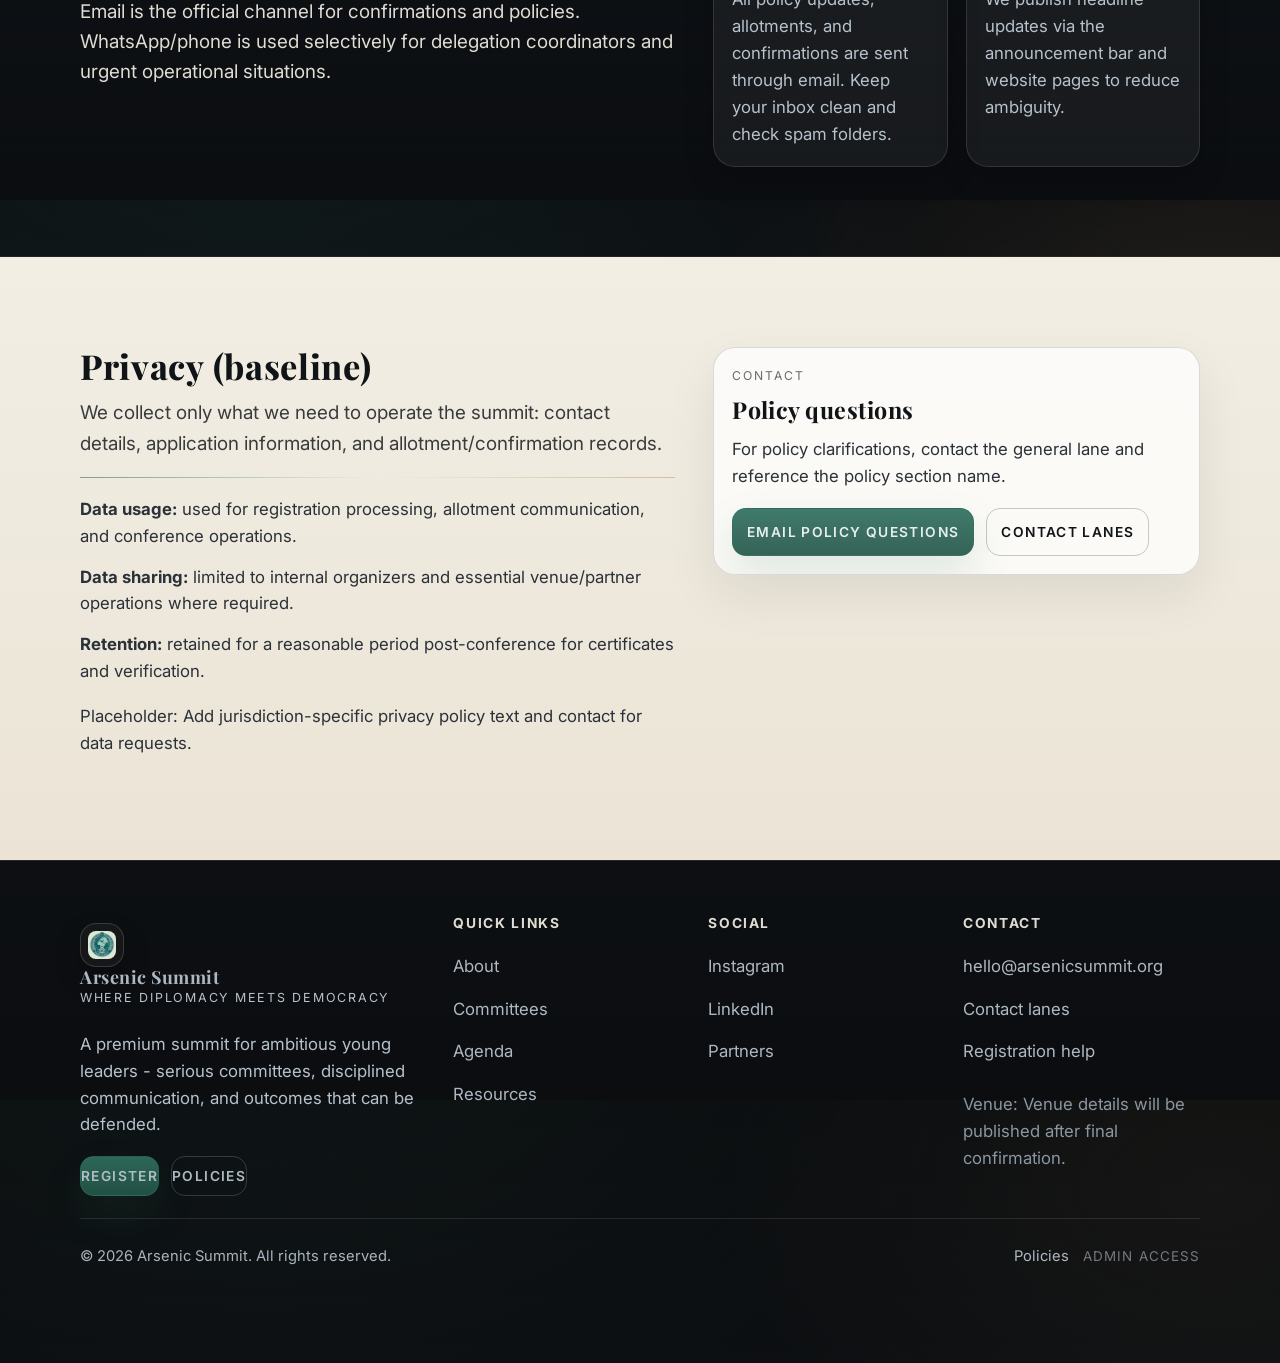
<file: arsenic-summit/policies.html>
﻿<!doctype html>
<html lang="en">
<head>
  <meta charset="utf-8" />
  <meta name="viewport" content="width=device-width, initial-scale=1" />
  <meta name="description" content="Policies - operational clarity, conduct, refunds, communication, and privacy standards for Arsenic Summit." />
  <title>Policies - Arsenic Summit</title>

  <link rel="preconnect" href="https://fonts.googleapis.com" />
  <link rel="preconnect" href="https://fonts.gstatic.com" crossorigin />
  <link href="https://fonts.googleapis.com/css2?family=Inter:wght@400;500;600;700;800&family=Playfair+Display:wght@600;700;800&display=swap" rel="stylesheet" />
  <link rel="stylesheet" href="css/style.css" />
  <link rel="icon" href="data:image/svg+xml,%3Csvg xmlns='http://www.w3.org/2000/svg' viewBox='0 0 64 64'%3E%3Crect width='64' height='64' rx='14' fill='%230b0d10'/%3E%3Cpath d='M20 40c7-15 17-21 24-24-2 7-9 17-24 24Z' fill='%232f6f5e'/%3E%3Cpath d='M24 46c12-2 21-9 26-20-10 6-18 14-26 20Z' fill='%23b08d57' opacity='.9'/%3E%3C/svg%3E" />
</head>
<body>
  <a class="skip-link" href="#main">Skip to content</a>

  <div class="announcement" role="region" aria-label="Summit announcements">
    <div class="container">
      <div class="announcement-inner">
        <span class="pill"><span class="dot" aria-hidden="true"></span>Arsenic Summit</span>
        <div class="ticker" aria-label="Live updates">
          <div id="tickerTrack" class="ticker-track"></div>
        </div>
      </div>
    </div>
  </div>

  <header class="site-header" role="banner">
    <div class="container">
      <nav class="nav" aria-label="Primary navigation">
        <a class="brand" href="index.html" aria-label="Arsenic Summit Home">
          <img class="nav-logo" src="assets/images/arsenic-logo.jpg" alt="Arsenic Summit logo" />
          <span class="brand-text">
            <span class="name">Arsenic Summit</span>
            <span class="slogan">Where Diplomacy Meets Democracy</span>
          </span>
        </a>

        <div class="nav-links" role="list">
          <a data-nav href="index.html">Home</a>
          <a data-nav href="about.html">About</a>
          <a data-nav href="committees.html">Committees</a>
          <a data-nav href="secretariat.html">Secretariat</a>
          <a data-nav href="agenda.html">Agenda</a>
          <a data-nav href="registration.html">Register</a>
          <a data-nav href="faq.html">FAQ</a>
          <a data-nav href="contact.html">Contact</a>
        </div>

        <div class="nav-cta">
          <a class="btn btn-primary" href="registration.html">Register</a>
          <button id="menuBtn" class="menu-btn" type="button" aria-label="Open menu">
            <span></span><span></span><span></span>
          </button>
        </div>
      </nav>
    </div>
  </header>

  <div id="mobileMenu" class="mobile-menu" aria-hidden="true">
    <div class="mobile-menu-inner">
      <div class="mobile-top">
        <a class="brand" href="index.html" data-close-menu>
          <img class="nav-logo" src="assets/images/arsenic-logo.jpg" alt="Arsenic Summit logo" />
          <span class="brand-text">
            <span class="name">Arsenic Summit</span>
            <span class="slogan">2026 Edition</span>
          </span>
        </a>
        <button id="closeMenuBtn" class="close-btn" type="button" aria-label="Close menu">X</button>
      </div>

      <div class="mobile-nav" aria-label="Mobile navigation">
        <a href="index.html" data-close-menu>Home</a>
        <a href="about.html" data-close-menu>About</a>
        <a href="committees.html" data-close-menu>Committees</a>
        <a href="secretariat.html" data-close-menu>Secretariat</a>
        <a href="agenda.html" data-close-menu>Agenda</a>
        <a href="registration.html" data-close-menu>Register</a>
        <a href="faq.html" data-close-menu>FAQ</a>
        <a href="contact.html" data-close-menu>Contact</a>
      </div>

      <div class="mobile-actions">
        <a class="btn btn-primary" href="registration.html" data-close-menu>Register</a>
        <a class="btn btn-ghost" href="committees.html" data-close-menu>Explore Committees</a>
      </div>
    </div>
  </div>

  <div class="mobile-cta-bar" role="region" aria-label="Quick actions">
    <div class="container">
      <div class="mobile-cta-inner">
        <a class="btn btn-primary" href="registration.html">Register</a>
        <a class="btn btn-ghost" href="committees.html">Committees</a>
      </div>
    </div>
  </div>

  <main id="main">
    <section class="page-hero section-compact surface-dark">
      <div class="container">
        <div class="reveal">
          <div class="eyebrow"><span class="rule" aria-hidden="true"></span>Policies</div>
          <h1>Operational clarity. Legal restraint.</h1>
          <p class="lead">These policies exist to protect fairness, safety, and logistics integrity. Replace placeholders with your final legal text where required.</p>
          <div class="crumbs">
            <a href="index.html">Home</a>
            <span class="muted">/</span>
            <span>Policies</span>
          </div>
        </div>
      </div>
    </section>

    <section class="section surface-paper">
      <div class="container">
        <div class="split">
          <div class="reveal">
            <h2>Conference policies</h2>
            <p class="lead">Arsenic Summit maintains disciplined rooms. Delegates agree to professional conduct, respectful communication, and compliance with venue instructions.</p>
            <div class="hero-actions mt-18">
              <a class="btn btn-primary" href="registration.html">Register</a>
              <a class="btn btn-ghost" href="contact.html">Contact</a>
            </div>
          </div>
          <div class="callout reveal">
            <div class="title">Important</div>
            <p style="margin:10px 0 0 0;">This is a premium static website template. Replace policy placeholders with your finalized, jurisdiction-appropriate policies before public launch.</p>
          </div>
        </div>

        <div class="grid grid-2 mt-26">
          <article class="card reveal">
            <div class="card-inner">
              <div class="card-kicker">Conduct</div>
              <h3 class="card-title">Code of conduct</h3>
              <p>Harassment, intimidation, discrimination, and unsafe behavior are not tolerated. The secretariat may remove delegates for violations to protect the room and the venue.</p>
              <p class="muted mt-18">Placeholder: Add escalation steps, reporting channels, and enforcement procedures.</p>
            </div>
          </article>

          <article class="card reveal">
            <div class="card-inner">
              <div class="card-kicker">Discipline</div>
              <h3 class="card-title">Venue & safety</h3>
              <p>Delegates must follow entry verification, restricted-area rules, and safety instructions. Any breach may result in removal without refund, subject to organizer discretion.</p>
              <p class="muted mt-18">Placeholder: Add venue-specific entry rules and ID requirements.</p>
            </div>
          </article>

          <article class="card reveal">
            <div class="card-inner">
              <div class="card-kicker">Registration</div>
              <h3 class="card-title">Refund policy</h3>
              <p>Refunds are limited once a seat is confirmed and logistics are committed. If refunds are offered, they follow clear windows and deductions for processing and commitments.</p>
              <p class="muted mt-18">Placeholder: Add exact refund timelines, amounts, and conditions.</p>
            </div>
          </article>

          <article class="card reveal">
            <div class="card-inner">
              <div class="card-kicker">Allotment</div>
              <h3 class="card-title">Allotment & changes</h3>
              <p>Allotments are decided based on preference-fit, readiness, and committee balance. Changes are not guaranteed and may be considered only within a defined window.</p>
              <p class="muted mt-18">Placeholder: Add a change-request window and required proof/criteria.</p>
            </div>
          </article>
        </div>
      </div>
    </section>

    <section class="section surface-ink">
      <div class="container">
        <div class="split">
          <div class="reveal">
            <div class="eyebrow"><span class="rule" aria-hidden="true"></span>Communication</div>
            <h2>Official channels</h2>
            <p class="lead">Email is the official channel for confirmations and policies. WhatsApp/phone is used selectively for delegation coordinators and urgent operational situations.</p>
          </div>
          <div class="grid grid-2">
            <article class="card reveal"><div class="card-inner"><h3 class="card-title">Email-first</h3><p>All policy updates, allotments, and confirmations are sent through email. Keep your inbox clean and check spam folders.</p></div></article>
            <article class="card reveal"><div class="card-inner"><h3 class="card-title">Public updates</h3><p>We publish headline updates via the announcement bar and website pages to reduce ambiguity.</p></div></article>
          </div>
        </div>
      </div>
    </section>

    <section class="section surface-paper">
      <div class="container">
        <div class="split">
          <div class="reveal">
            <h2>Privacy (baseline)</h2>
            <p class="lead">We collect only what we need to operate the summit: contact details, application information, and allotment/confirmation records.</p>
            <div class="ruleline"></div>
            <p><strong>Data usage:</strong> used for registration processing, allotment communication, and conference operations.</p>
            <p><strong>Data sharing:</strong> limited to internal organizers and essential venue/partner operations where required.</p>
            <p><strong>Retention:</strong> retained for a reasonable period post-conference for certificates and verification.</p>
            <p class="muted mt-18">Placeholder: Add jurisdiction-specific privacy policy text and contact for data requests.</p>
          </div>
          <div class="card reveal">
            <div class="card-inner">
              <div class="card-kicker">Contact</div>
              <h3 class="card-title">Policy questions</h3>
              <p>For policy clarifications, contact the general lane and reference the policy section name.</p>
              <div class="hero-actions mt-18">
                <a class="btn btn-primary" data-bind-href="contact.officialEmailHref" href="mailto:hello@arsenicsummit.org">Email policy questions</a>
                <a class="btn btn-ghost" href="contact.html">Contact lanes</a>
              </div>
            </div>
          </div>
        </div>
      </div>
    </section>

    <footer class="footer" role="contentinfo">
      <div class="container">
        <div class="footer-top">
          <div class="identity">
            <a class="brand" href="index.html">
              <img class="footer-logo" src="assets/images/arsenic-logo.jpg" alt="Arsenic Summit logo" />
              <span class="brand-text">
                <span class="name">Arsenic Summit</span>
                <span class="slogan">Where Diplomacy Meets Democracy</span>
              </span>
            </a>
            <p class="mt-18">A premium summit for ambitious young leaders - serious committees, disciplined communication, and outcomes that can be defended.</p>
            <div class="hero-actions mt-18">
              <a class="btn btn-primary" href="registration.html">Register</a>
              <a class="btn btn-ghost" href="policies.html">Policies</a>
            </div>
          </div>

          <div>
            <h3>Quick links</h3>
            <a href="about.html">About</a>
            <a href="committees.html">Committees</a>
            <a href="agenda.html">Agenda</a>
            <a href="resources.html">Resources</a>
          </div>

          <div>
            <h3>Social</h3>
            <a data-bind-href="social.instagram" href="#">Instagram</a>
            <a data-bind-href="social.linkedin" href="#">LinkedIn</a>
            <a href="partners.html">Partners</a>
          </div>

          <div>
            <h3>Contact</h3>
            <a data-bind-href="contact.officialEmailHref" data-bind-text="contact.officialEmail" href="mailto:hello@arsenicsummit.org">hello@arsenicsummit.org</a>
            <a href="contact.html">Contact lanes</a>
            <a href="registration.html">Registration help</a>
            <div class="mt-18 muted">Venue: <span data-bind-text="summit.venueAddress">Venue details will be published after final confirmation.</span></div>
          </div>
        </div>

        <div class="footer-bottom">
          <div>&copy; <span data-year></span> Arsenic Summit. All rights reserved.</div>
          <div class="footer-meta-links"><a href="policies.html">Policies</a><a class="admin-access-link" href="admin-access.html">Admin Access</a></div>
        </div>
      </div>
    </footer>
  </main>

  <script src="js/site-data.js"></script>
    <script src="js/app.js"></script>
</body>
</html>
</file>
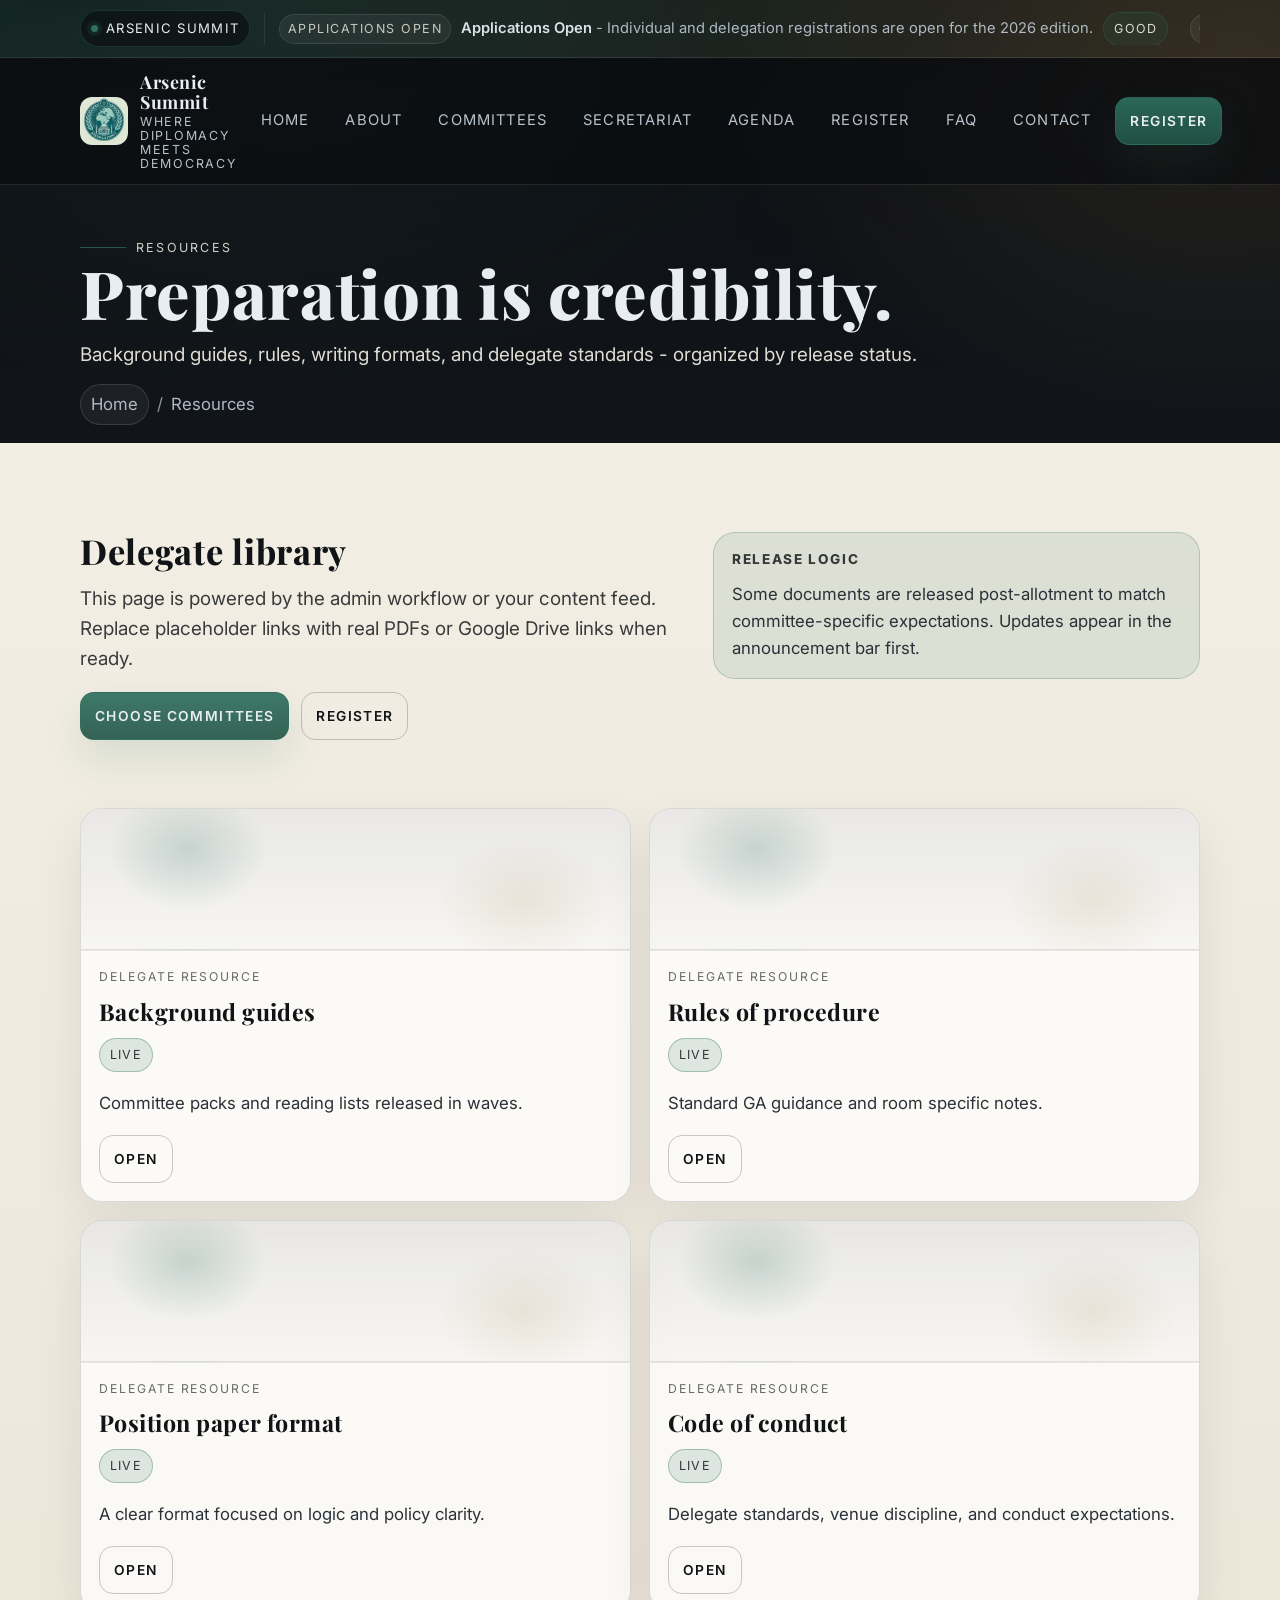
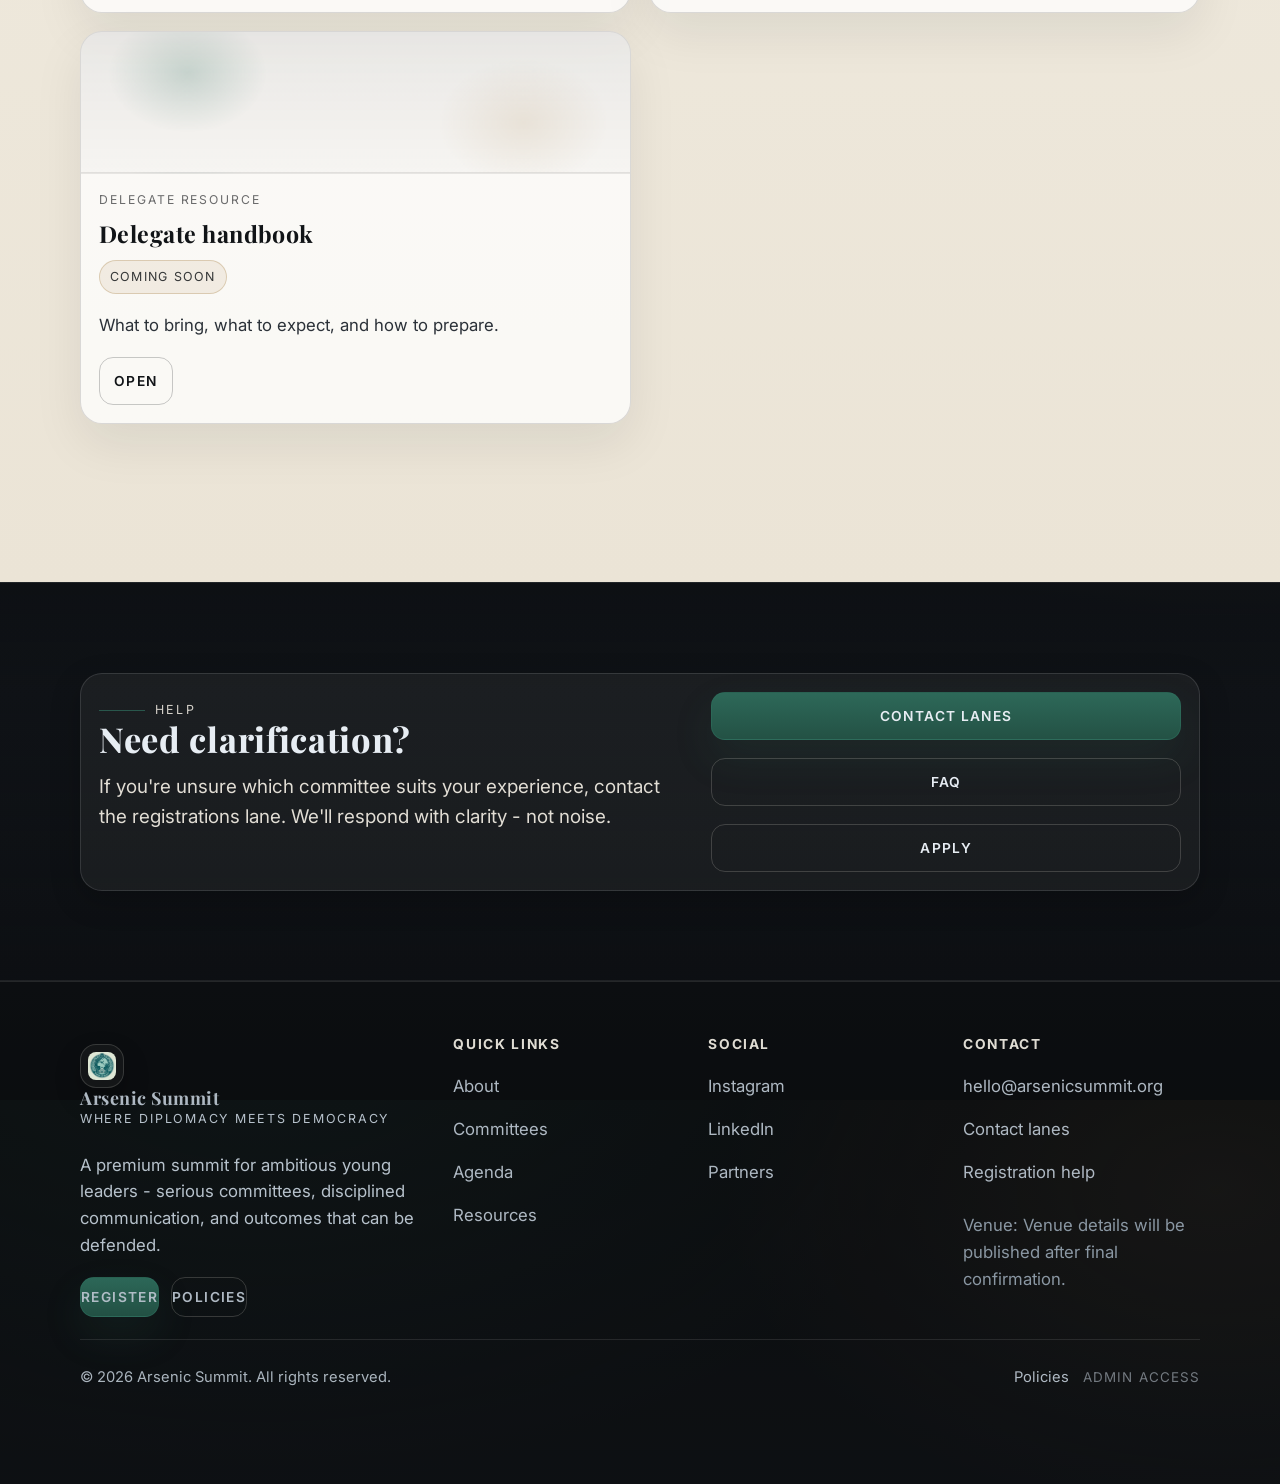
<file: arsenic-summit/resources.html>
﻿<!doctype html>
<html lang="en">
<head>
  <meta charset="utf-8" />
  <meta name="viewport" content="width=device-width, initial-scale=1" />
  <meta name="description" content="Resources - background guides, rules of procedure, and delegate preparation for Arsenic Summit." />
  <title>Resources - Arsenic Summit</title>

  <link rel="preconnect" href="https://fonts.googleapis.com" />
  <link rel="preconnect" href="https://fonts.gstatic.com" crossorigin />
  <link href="https://fonts.googleapis.com/css2?family=Inter:wght@400;500;600;700;800&family=Playfair+Display:wght@600;700;800&display=swap" rel="stylesheet" />
  <link rel="stylesheet" href="css/style.css" />
  <link rel="icon" href="data:image/svg+xml,%3Csvg xmlns='http://www.w3.org/2000/svg' viewBox='0 0 64 64'%3E%3Crect width='64' height='64' rx='14' fill='%230b0d10'/%3E%3Cpath d='M20 40c7-15 17-21 24-24-2 7-9 17-24 24Z' fill='%232f6f5e'/%3E%3Cpath d='M24 46c12-2 21-9 26-20-10 6-18 14-26 20Z' fill='%23b08d57' opacity='.9'/%3E%3C/svg%3E" />
</head>
<body>
  <a class="skip-link" href="#main">Skip to content</a>

  <div class="announcement" role="region" aria-label="Summit announcements">
    <div class="container">
      <div class="announcement-inner">
        <span class="pill"><span class="dot" aria-hidden="true"></span>Arsenic Summit</span>
        <div class="ticker" aria-label="Live updates">
          <div id="tickerTrack" class="ticker-track"></div>
        </div>
      </div>
    </div>
  </div>

  <header class="site-header" role="banner">
    <div class="container">
      <nav class="nav" aria-label="Primary navigation">
        <a class="brand" href="index.html" aria-label="Arsenic Summit Home">
          <img class="nav-logo" src="assets/images/arsenic-logo.jpg" alt="Arsenic Summit logo" />
          <span class="brand-text">
            <span class="name">Arsenic Summit</span>
            <span class="slogan">Where Diplomacy Meets Democracy</span>
          </span>
        </a>

        <div class="nav-links" role="list">
          <a data-nav href="index.html">Home</a>
          <a data-nav href="about.html">About</a>
          <a data-nav href="committees.html">Committees</a>
          <a data-nav href="secretariat.html">Secretariat</a>
          <a data-nav href="agenda.html">Agenda</a>
          <a data-nav href="registration.html">Register</a>
          <a data-nav href="faq.html">FAQ</a>
          <a data-nav href="contact.html">Contact</a>
        </div>

        <div class="nav-cta">
          <a class="btn btn-primary" href="registration.html">Register</a>
          <button id="menuBtn" class="menu-btn" type="button" aria-label="Open menu">
            <span></span><span></span><span></span>
          </button>
        </div>
      </nav>
    </div>
  </header>

  <div id="mobileMenu" class="mobile-menu" aria-hidden="true">
    <div class="mobile-menu-inner">
      <div class="mobile-top">
        <a class="brand" href="index.html" data-close-menu>
          <img class="nav-logo" src="assets/images/arsenic-logo.jpg" alt="Arsenic Summit logo" />
          <span class="brand-text">
            <span class="name">Arsenic Summit</span>
            <span class="slogan">2026 Edition</span>
          </span>
        </a>
        <button id="closeMenuBtn" class="close-btn" type="button" aria-label="Close menu">X</button>
      </div>

      <div class="mobile-nav" aria-label="Mobile navigation">
        <a href="index.html" data-close-menu>Home</a>
        <a href="about.html" data-close-menu>About</a>
        <a href="committees.html" data-close-menu>Committees</a>
        <a href="secretariat.html" data-close-menu>Secretariat</a>
        <a href="agenda.html" data-close-menu>Agenda</a>
        <a href="registration.html" data-close-menu>Register</a>
        <a href="faq.html" data-close-menu>FAQ</a>
        <a href="contact.html" data-close-menu>Contact</a>
      </div>

      <div class="mobile-actions">
        <a class="btn btn-primary" href="registration.html" data-close-menu>Register</a>
        <a class="btn btn-ghost" href="committees.html" data-close-menu>Explore Committees</a>
      </div>
    </div>
  </div>

  <div class="mobile-cta-bar" role="region" aria-label="Quick actions">
    <div class="container">
      <div class="mobile-cta-inner">
        <a class="btn btn-primary" href="registration.html">Register</a>
        <a class="btn btn-ghost" href="committees.html">Committees</a>
      </div>
    </div>
  </div>

  <main id="main">
    <section class="page-hero section-compact surface-dark">
      <div class="container">
        <div class="reveal">
          <div class="eyebrow"><span class="rule" aria-hidden="true"></span>Resources</div>
          <h1>Preparation is credibility.</h1>
          <p class="lead">Background guides, rules, writing formats, and delegate standards - organized by release status.</p>
          <div class="crumbs">
            <a href="index.html">Home</a>
            <span class="muted">/</span>
            <span>Resources</span>
          </div>
        </div>
      </div>
    </section>

    <section class="section surface-paper">
      <div class="container">
        <div class="split">
          <div class="reveal">
            <h2>Delegate library</h2>
            <p class="lead">This page is powered by the admin workflow or your content feed. Replace placeholder links with real PDFs or Google Drive links when ready.</p>
            <div class="hero-actions mt-18">
              <a class="btn btn-primary" href="committees.html">Choose committees</a>
              <a class="btn btn-ghost" href="registration.html">Register</a>
            </div>
          </div>
          <div class="callout reveal">
            <div class="title">Release logic</div>
            <p style="margin:10px 0 0 0;">Some documents are released post-allotment to match committee-specific expectations. Updates appear in the announcement bar first.</p>
          </div>
        </div>

        <div class="section-compact">
          <div id="resourcesGrid" class="grid grid-2" aria-label="Resources grid"></div>
        </div>
      </div>
    </section>

    <section class="section surface-ink">
      <div class="container">
        <div class="card reveal">
          <div class="card-inner">
            <div class="split">
              <div>
                <div class="eyebrow"><span class="rule" aria-hidden="true"></span>Help</div>
                <h2>Need clarification?</h2>
                <p class="lead">If you're unsure which committee suits your experience, contact the registrations lane. We'll respond with clarity - not noise.</p>
              </div>
              <div class="stack-lg">
                <a class="btn btn-primary" href="contact.html">Contact lanes</a>
                <a class="btn btn-ghost" href="faq.html">FAQ</a>
                <a class="btn btn-ghost" href="registration.html#apply">Apply</a>
              </div>
            </div>
          </div>
        </div>
      </div>
    </section>

    <footer class="footer" role="contentinfo">
      <div class="container">
        <div class="footer-top">
          <div class="identity">
            <a class="brand" href="index.html">
              <img class="footer-logo" src="assets/images/arsenic-logo.jpg" alt="Arsenic Summit logo" />
              <span class="brand-text">
                <span class="name">Arsenic Summit</span>
                <span class="slogan">Where Diplomacy Meets Democracy</span>
              </span>
            </a>
            <p class="mt-18">A premium summit for ambitious young leaders - serious committees, disciplined communication, and outcomes that can be defended.</p>
            <div class="hero-actions mt-18">
              <a class="btn btn-primary" href="registration.html">Register</a>
              <a class="btn btn-ghost" href="policies.html">Policies</a>
            </div>
          </div>

          <div>
            <h3>Quick links</h3>
            <a href="about.html">About</a>
            <a href="committees.html">Committees</a>
            <a href="agenda.html">Agenda</a>
            <a href="resources.html">Resources</a>
          </div>

          <div>
            <h3>Social</h3>
            <a data-bind-href="social.instagram" href="#">Instagram</a>
            <a data-bind-href="social.linkedin" href="#">LinkedIn</a>
            <a href="partners.html">Partners</a>
          </div>

          <div>
            <h3>Contact</h3>
            <a data-bind-href="contact.officialEmailHref" data-bind-text="contact.officialEmail" href="mailto:hello@arsenicsummit.org">hello@arsenicsummit.org</a>
            <a href="contact.html">Contact lanes</a>
            <a href="registration.html">Registration help</a>
            <div class="mt-18 muted">Venue: <span data-bind-text="summit.venueAddress">Venue details will be published after final confirmation.</span></div>
          </div>
        </div>

        <div class="footer-bottom">
          <div>&copy; <span data-year></span> Arsenic Summit. All rights reserved.</div>
          <div class="footer-meta-links"><a href="policies.html">Policies</a><a class="admin-access-link" href="admin-access.html">Admin Access</a></div>
        </div>
      </div>
    </footer>
  </main>

  <script src="js/site-data.js"></script>
    <script src="js/app.js"></script>
</body>
</html>
</file>
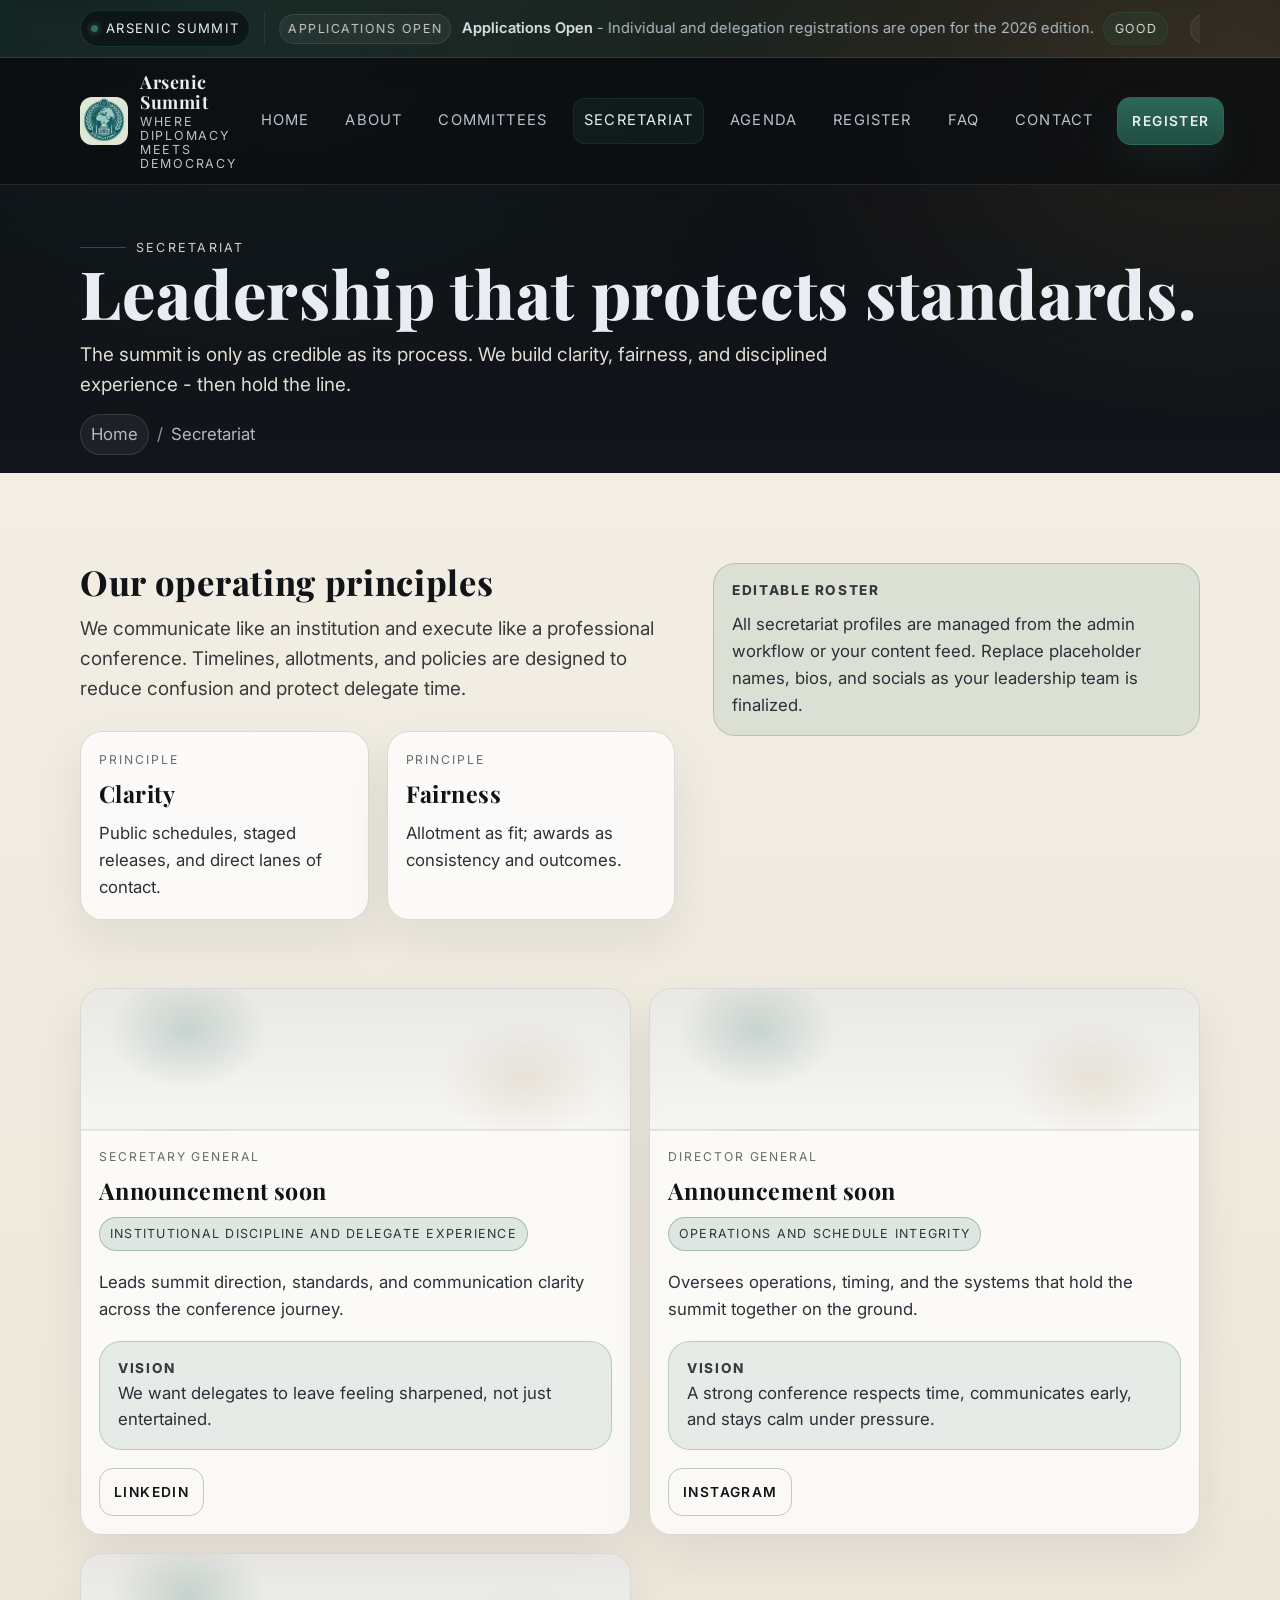
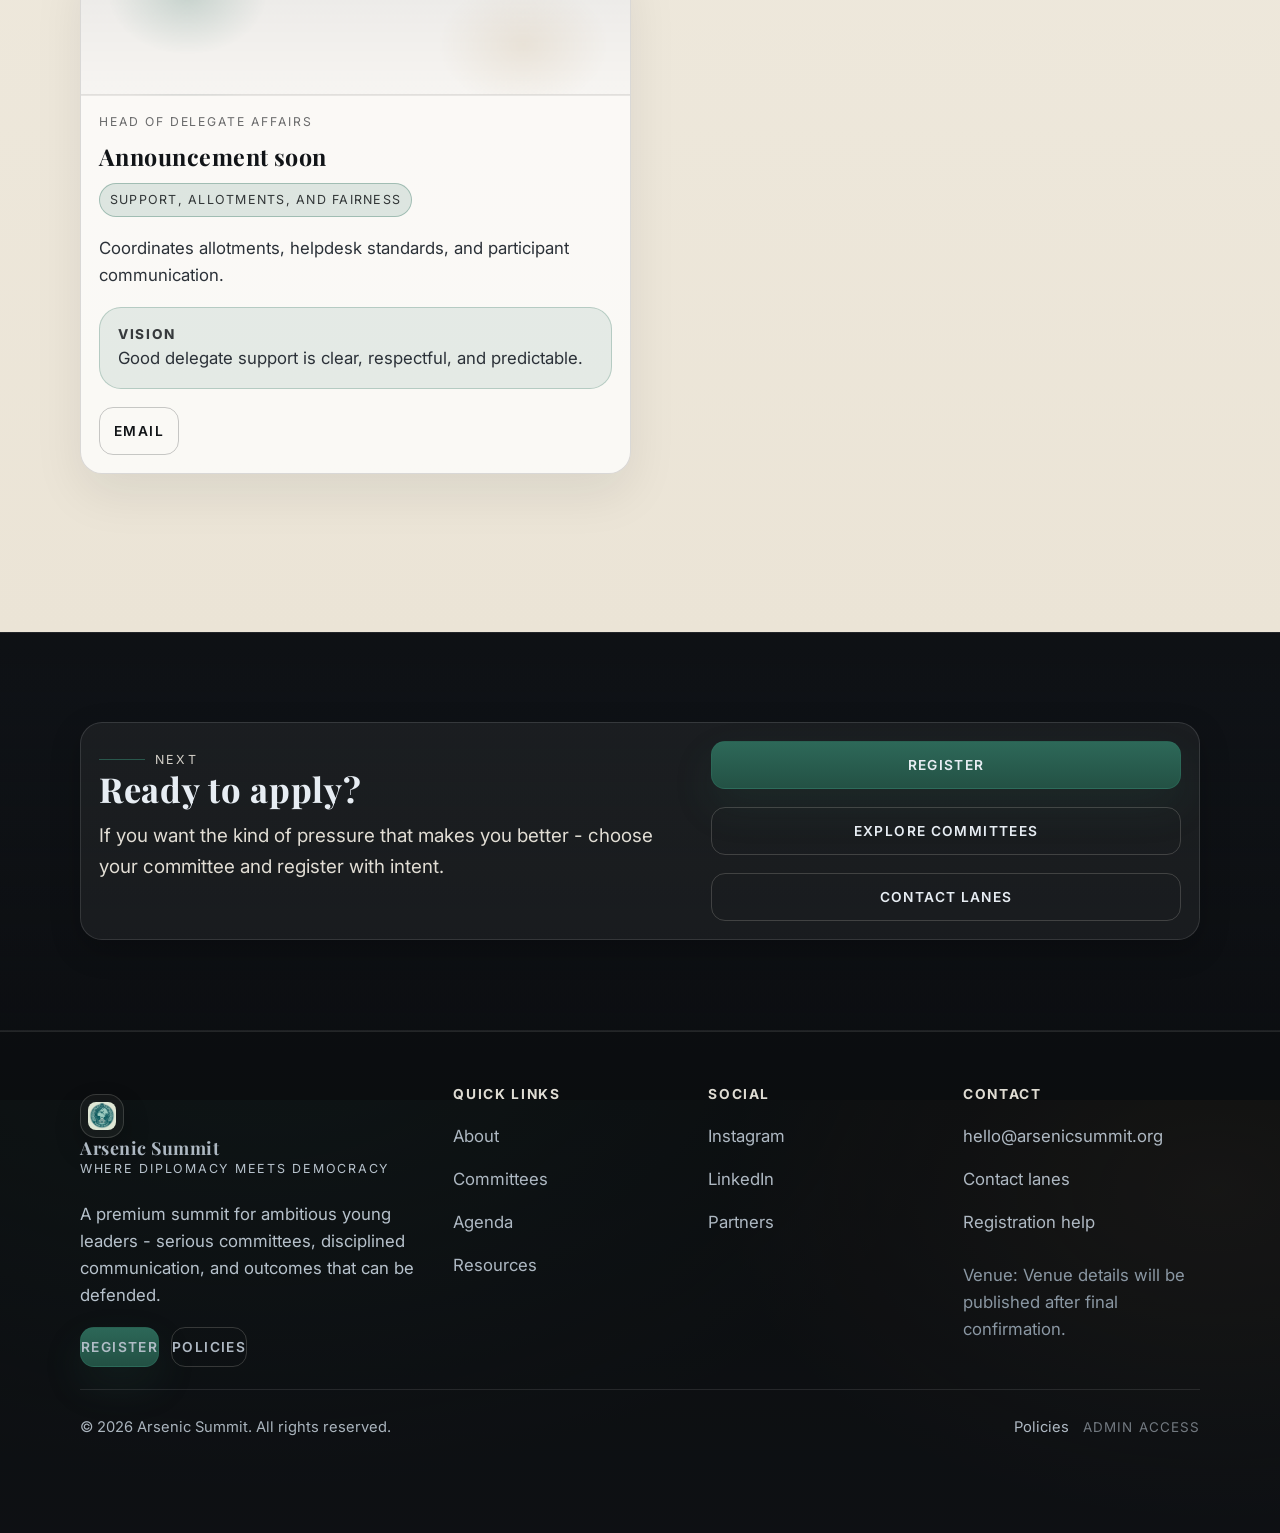
<file: arsenic-summit/secretariat.html>
﻿<!doctype html>
<html lang="en">
<head>
  <meta charset="utf-8" />
  <meta name="viewport" content="width=device-width, initial-scale=1" />
  <meta name="description" content="Secretariat - the leadership and standards behind Arsenic Summit." />
  <title>Secretariat - Arsenic Summit</title>

  <link rel="preconnect" href="https://fonts.googleapis.com" />
  <link rel="preconnect" href="https://fonts.gstatic.com" crossorigin />
  <link href="https://fonts.googleapis.com/css2?family=Inter:wght@400;500;600;700;800&family=Playfair+Display:wght@600;700;800&display=swap" rel="stylesheet" />
  <link rel="stylesheet" href="css/style.css" />
  <link rel="icon" href="data:image/svg+xml,%3Csvg xmlns='http://www.w3.org/2000/svg' viewBox='0 0 64 64'%3E%3Crect width='64' height='64' rx='14' fill='%230b0d10'/%3E%3Cpath d='M20 40c7-15 17-21 24-24-2 7-9 17-24 24Z' fill='%232f6f5e'/%3E%3Cpath d='M24 46c12-2 21-9 26-20-10 6-18 14-26 20Z' fill='%23b08d57' opacity='.9'/%3E%3C/svg%3E" />
</head>
<body>
  <a class="skip-link" href="#main">Skip to content</a>

  <div class="announcement" role="region" aria-label="Summit announcements">
    <div class="container">
      <div class="announcement-inner">
        <span class="pill"><span class="dot" aria-hidden="true"></span>Arsenic Summit</span>
        <div class="ticker" aria-label="Live updates">
          <div id="tickerTrack" class="ticker-track"></div>
        </div>
      </div>
    </div>
  </div>

  <header class="site-header" role="banner">
    <div class="container">
      <nav class="nav" aria-label="Primary navigation">
        <a class="brand" href="index.html" aria-label="Arsenic Summit Home">
          <img class="nav-logo" src="assets/images/arsenic-logo.jpg" alt="Arsenic Summit logo" />
          <span class="brand-text">
            <span class="name">Arsenic Summit</span>
            <span class="slogan">Where Diplomacy Meets Democracy</span>
          </span>
        </a>

        <div class="nav-links" role="list">
          <a data-nav href="index.html">Home</a>
          <a data-nav href="about.html">About</a>
          <a data-nav href="committees.html">Committees</a>
          <a data-nav href="secretariat.html">Secretariat</a>
          <a data-nav href="agenda.html">Agenda</a>
          <a data-nav href="registration.html">Register</a>
          <a data-nav href="faq.html">FAQ</a>
          <a data-nav href="contact.html">Contact</a>
        </div>

        <div class="nav-cta">
          <a class="btn btn-primary" href="registration.html">Register</a>
          <button id="menuBtn" class="menu-btn" type="button" aria-label="Open menu">
            <span></span><span></span><span></span>
          </button>
        </div>
      </nav>
    </div>
  </header>

  <div id="mobileMenu" class="mobile-menu" aria-hidden="true">
    <div class="mobile-menu-inner">
      <div class="mobile-top">
        <a class="brand" href="index.html" data-close-menu>
          <img class="nav-logo" src="assets/images/arsenic-logo.jpg" alt="Arsenic Summit logo" />
          <span class="brand-text">
            <span class="name">Arsenic Summit</span>
            <span class="slogan">2026 Edition</span>
          </span>
        </a>
        <button id="closeMenuBtn" class="close-btn" type="button" aria-label="Close menu">X</button>
      </div>

      <div class="mobile-nav" aria-label="Mobile navigation">
        <a href="index.html" data-close-menu>Home</a>
        <a href="about.html" data-close-menu>About</a>
        <a href="committees.html" data-close-menu>Committees</a>
        <a href="secretariat.html" data-close-menu>Secretariat</a>
        <a href="agenda.html" data-close-menu>Agenda</a>
        <a href="registration.html" data-close-menu>Register</a>
        <a href="faq.html" data-close-menu>FAQ</a>
        <a href="contact.html" data-close-menu>Contact</a>
      </div>

      <div class="mobile-actions">
        <a class="btn btn-primary" href="registration.html" data-close-menu>Register</a>
        <a class="btn btn-ghost" href="committees.html" data-close-menu>Explore Committees</a>
      </div>
    </div>
  </div>

  <div class="mobile-cta-bar" role="region" aria-label="Quick actions">
    <div class="container">
      <div class="mobile-cta-inner">
        <a class="btn btn-primary" href="registration.html">Register</a>
        <a class="btn btn-ghost" href="committees.html">Committees</a>
      </div>
    </div>
  </div>

  <main id="main">
    <section class="page-hero section-compact surface-dark">
      <div class="container">
        <div class="reveal">
          <div class="eyebrow"><span class="rule" aria-hidden="true"></span>Secretariat</div>
          <h1>Leadership that protects standards.</h1>
          <p class="lead">The summit is only as credible as its process. We build clarity, fairness, and disciplined experience - then hold the line.</p>
          <div class="crumbs">
            <a href="index.html">Home</a>
            <span class="muted">/</span>
            <span>Secretariat</span>
          </div>
        </div>
      </div>
    </section>

    <section class="section surface-paper">
      <div class="container">
        <div class="split">
          <div class="reveal">
            <h2>Our operating principles</h2>
            <p class="lead">We communicate like an institution and execute like a professional conference. Timelines, allotments, and policies are designed to reduce confusion and protect delegate time.</p>
            <div class="grid grid-2 mt-26">
              <article class="card reveal"><div class="card-inner"><div class="card-kicker">Principle</div><h3 class="card-title">Clarity</h3><p>Public schedules, staged releases, and direct lanes of contact.</p></div></article>
              <article class="card reveal"><div class="card-inner"><div class="card-kicker">Principle</div><h3 class="card-title">Fairness</h3><p>Allotment as fit; awards as consistency and outcomes.</p></div></article>
            </div>
          </div>
          <div class="callout reveal">
            <div class="title">Editable roster</div>
            <p style="margin:10px 0 0 0;">All secretariat profiles are managed from the admin workflow or your content feed. Replace placeholder names, bios, and socials as your leadership team is finalized.</p>
          </div>
        </div>

        <div class="section-compact">
          <div id="secretariatGrid" class="grid grid-2" aria-label="Secretariat profiles"></div>
        </div>
      </div>
    </section>

    <section class="section surface-ink">
      <div class="container">
        <div class="card reveal">
          <div class="card-inner">
            <div class="split">
              <div>
                <div class="eyebrow"><span class="rule" aria-hidden="true"></span>Next</div>
                <h2>Ready to apply?</h2>
                <p class="lead">If you want the kind of pressure that makes you better - choose your committee and register with intent.</p>
              </div>
              <div class="stack-lg">
                <a class="btn btn-primary" href="registration.html#apply">Register</a>
                <a class="btn btn-ghost" href="committees.html">Explore Committees</a>
                <a class="btn btn-ghost" href="contact.html">Contact lanes</a>
              </div>
            </div>
          </div>
        </div>
      </div>
    </section>

    <footer class="footer" role="contentinfo">
      <div class="container">
        <div class="footer-top">
          <div class="identity">
            <a class="brand" href="index.html">
              <img class="footer-logo" src="assets/images/arsenic-logo.jpg" alt="Arsenic Summit logo" />
              <span class="brand-text">
                <span class="name">Arsenic Summit</span>
                <span class="slogan">Where Diplomacy Meets Democracy</span>
              </span>
            </a>
            <p class="mt-18">A premium summit for ambitious young leaders - serious committees, disciplined communication, and outcomes that can be defended.</p>
            <div class="hero-actions mt-18">
              <a class="btn btn-primary" href="registration.html">Register</a>
              <a class="btn btn-ghost" href="policies.html">Policies</a>
            </div>
          </div>

          <div>
            <h3>Quick links</h3>
            <a href="about.html">About</a>
            <a href="committees.html">Committees</a>
            <a href="agenda.html">Agenda</a>
            <a href="resources.html">Resources</a>
          </div>

          <div>
            <h3>Social</h3>
            <a data-bind-href="social.instagram" href="#">Instagram</a>
            <a data-bind-href="social.linkedin" href="#">LinkedIn</a>
            <a href="partners.html">Partners</a>
          </div>

          <div>
            <h3>Contact</h3>
            <a data-bind-href="contact.officialEmailHref" data-bind-text="contact.officialEmail" href="mailto:hello@arsenicsummit.org">hello@arsenicsummit.org</a>
            <a href="contact.html">Contact lanes</a>
            <a href="registration.html">Registration help</a>
            <div class="mt-18 muted">Venue: <span data-bind-text="summit.venueAddress">Venue details will be published after final confirmation.</span></div>
          </div>
        </div>

        <div class="footer-bottom">
          <div>&copy; <span data-year></span> Arsenic Summit. All rights reserved.</div>
          <div class="footer-meta-links"><a href="policies.html">Policies</a><a class="admin-access-link" href="admin-access.html">Admin Access</a></div>
        </div>
      </div>
    </footer>
  </main>

  <script src="js/site-data.js"></script>
    <script src="js/app.js"></script>
</body>
</html>
</file>
<file: arsenic-summit/css/style.css>
﻿/* Arsenic Summit - Premium Static Site (no build step)
   Palette: obsidian/charcoal/graphite + paper ivory + oxidized arsenic green + muted bronze + restrained crimson
*/

:root{
  --obsidian:#0b0d10;
  --charcoal:#12161b;
  --graphite:#1b2129;
  --ink:#0f1318;
  --paper:#f2eee4;
  --paper-2:#ebe4d6;
  --paper-3:#e2d8c6;

  --arsenic:#2f6f5e;          /* oxidized arsenic green */
  --arsenic-2:#245648;
  --bronze:#b08d57;           /* muted gold/bronze */
  --crimson:#8f2b2b;          /* restrained emergency */

  --text:#e7edf3;
  --text-2:#b7c2cc;
  --muted:#8a97a3;
  --on-paper:#111417;
  --on-paper-2:#2b3138;

  --border:rgba(255,255,255,.10);
  --border-2:rgba(255,255,255,.14);
  --border-paper:rgba(17,20,23,.14);
  --shadow: 0 18px 50px rgba(0,0,0,.35);
  --shadow-soft: 0 10px 30px rgba(0,0,0,.22);

  --radius-xs:10px;
  --radius-sm:14px;
  --radius-md:18px;
  --radius-lg:22px;

  --container: 1120px;
  --gutter: clamp(18px, 4vw, 32px);

  --h1: clamp(2.2rem, 5.2vw, 4.2rem);
  --h2: clamp(1.55rem, 3vw, 2.15rem);
  --h3: clamp(1.15rem, 2.1vw, 1.45rem);
  --body: clamp(1rem, 1.5vw, 1.05rem);
  --small: .92rem;

  --serif: "Playfair Display", ui-serif, Georgia, "Times New Roman", serif;
  --sans: "Inter", ui-sans-serif, system-ui, -apple-system, "Segoe UI", Roboto, Arial, "Noto Sans", "Helvetica Neue", sans-serif;
  --mono: ui-monospace, SFMono-Regular, Menlo, Consolas, "Liberation Mono", monospace;

  --ease: cubic-bezier(.2,.9,.2,1);
  --ease-soft: cubic-bezier(.2,.8,.2,1);
}

*{box-sizing:border-box}
html,body{height:100%}
html{scroll-behavior:smooth}
body{
  margin:0;
  font-family:var(--sans);
  font-size:var(--body);
  line-height:1.6;
  background: radial-gradient(1200px 800px at 20% -10%, rgba(47,111,94,.18), transparent 60%),
              radial-gradient(900px 600px at 95% 10%, rgba(176,141,87,.14), transparent 55%),
              linear-gradient(180deg, var(--obsidian), var(--charcoal) 55%, var(--obsidian));
  color:var(--text);
  text-rendering:optimizeLegibility;
  -webkit-font-smoothing:antialiased;
  -moz-osx-font-smoothing:grayscale;
}

/* All images in this project use explicit classes (.nav-logo, .footer-logo, .hero-logo, .qr-image).
   Avoid global height:auto on img - it conflicts with fixed logo dimensions. */
img{max-width:100%; display:block}
a{color:inherit; text-decoration:none}
button, input, select, textarea{font:inherit}

/* Accessibility */
:focus-visible{
  outline: 2px solid rgba(47,111,94,.9);
  outline-offset: 3px;
  border-radius: 8px;
}

.container{
  width:min(var(--container), calc(100% - (var(--gutter) * 2)));
  margin-inline:auto;
}

.skip-link{
  position:absolute;
  left:12px;
  top:-60px;
  padding:10px 12px;
  background:var(--paper);
  color:var(--on-paper);
  border-radius:10px;
  box-shadow:var(--shadow-soft);
  z-index:9999;
  transition:transform .18s var(--ease);
}
.skip-link:focus{ transform: translateY(74px); }

/* Announcement bar */
.announcement{
  position:sticky;
  top:0;
  z-index:80;
  background: linear-gradient(90deg, rgba(47,111,94,.18), rgba(176,141,87,.14));
  border-bottom:1px solid var(--border);
  backdrop-filter: blur(10px);
}
.announcement-inner{
  display:flex;
  align-items:center;
  gap:14px;
  padding:10px 0;
}
.pill{
  display:inline-flex;
  align-items:center;
  gap:8px;
  padding:7px 10px;
  border-radius:999px;
  border:1px solid rgba(47,111,94,.35);
  background: rgba(11,13,16,.65);
  color: var(--text);
  font-size: .82rem;
  letter-spacing:.10em;
  text-transform:uppercase;
}
.pill .dot{
  width:7px;height:7px;border-radius:50%;
  background: var(--arsenic);
  box-shadow: 0 0 0 4px rgba(47,111,94,.16);
}
.ticker{
  position:relative;
  overflow:hidden;
  flex:1;
  border-left: 1px solid rgba(255,255,255,.08);
  padding-left:14px;
}
.ticker-track{
  display:flex;
  gap:22px;
  white-space:nowrap;
  will-change: transform;
  animation: ticker 26s linear infinite;
}
.ticker:hover .ticker-track{ animation-play-state: paused; }
.ticker-item{
  display:inline-flex;
  align-items:center;
  gap:10px;
  opacity:.95;
  font-size:.92rem;
  color:var(--text-2);
}
.ticker-item strong{ color:var(--text); font-weight:600; }
.ticker-item .tag{
  font-size:.78rem;
  letter-spacing:.12em;
  text-transform:uppercase;
  color: rgba(242,238,228,.85);
  padding:4px 8px;
  border-radius:999px;
  border:1px solid rgba(255,255,255,.10);
  background: rgba(255,255,255,.06);
}
@keyframes ticker{
  0%{ transform: translateX(0); }
  100%{ transform: translateX(-40%); }
}

/* Header / nav */
.site-header{
  position:sticky;
  top:42px; /* below announcement bar */
  z-index:90;
  border-bottom:1px solid var(--border);
  background: rgba(11,13,16,.68);
  backdrop-filter: blur(12px);
}
.nav-logo{
  width: 48px;
  height: 48px;
  max-width: 48px;
  max-height: 48px;
  object-fit: contain;
  display: block;
  border-radius: 12px;
  flex-shrink: 0;
}
.footer-logo{
  width:44px;
  height:44px;
  object-fit:contain;
  border-radius:16px;
  background: rgba(242,238,228,.04);
  border:1px solid rgba(242,238,228,.16);
  box-shadow: 0 12px 26px rgba(0,0,0,.24);
  padding:7px;
}
.hero-logo{
  width: clamp(56px, 9vw, 86px);
  height: clamp(56px, 9vw, 86px);
  object-fit:contain;
  border-radius: 22px;
  background: rgba(242,238,228,.04);
  border: 1px solid rgba(242,238,228,.14);
  box-shadow: 0 18px 48px rgba(0,0,0,.32);
  padding: 12px;
}
.nav{
  display:flex;
  align-items:center;
  justify-content:space-between;
  gap:14px;
  padding:14px 0;
}
.brand{
  display: flex;
  align-items: center;
  gap: 12px;
}
.brand-mark{
  width:40px; height:40px;
  border-radius:14px;
  border:1px solid rgba(242,238,228,.18);
  background: radial-gradient(60% 60% at 30% 25%, rgba(47,111,94,.35), transparent 60%),
              radial-gradient(55% 55% at 70% 75%, rgba(176,141,87,.22), transparent 60%),
              linear-gradient(180deg, rgba(255,255,255,.09), rgba(255,255,255,.04));
  display:grid; place-items:center;
  box-shadow: 0 10px 22px rgba(0,0,0,.25);
}
.brand-mark svg{ width:26px; height:26px; opacity:.95 }
.brand-text{
  display:flex;
  flex-direction:column;
  line-height:1.1;
}
.brand-text .name{
  font-family:var(--serif);
  letter-spacing:.03em;
  font-weight:700;
  font-size:1.12rem;
}
.brand-text .slogan{
  font-size:.78rem;
  letter-spacing:.14em;
  text-transform:uppercase;
  color:var(--text-2);
  margin-top:4px;
}
.nav-links{
  display:flex;
  align-items:center;
  gap:16px;
}
.nav-links a{
  font-size:.92rem;
  color: var(--text-2);
  letter-spacing:.08em;
  text-transform:uppercase;
  padding:10px 10px;
  border-radius:12px;
  transition: background .18s var(--ease), color .18s var(--ease), transform .18s var(--ease);
}
.nav-links a:hover{
  color: var(--text);
  background: rgba(255,255,255,.06);
}
.nav-links a[aria-current="page"]{
  color: var(--text);
  background: rgba(47,111,94,.14);
  border: 1px solid rgba(47,111,94,.22);
}
.nav-cta{
  display:flex;
  align-items:center;
  gap:10px;
}
.btn{
  display:inline-flex;
  align-items:center;
  justify-content:center;
  gap:10px;
  padding:12px 14px;
  border-radius:14px;
  border:1px solid rgba(255,255,255,.12);
  background: rgba(255,255,255,.06);
  color: var(--text);
  letter-spacing:.10em;
  text-transform:uppercase;
  font-size:.86rem;
  font-weight:600;
  transition: transform .18s var(--ease), background .18s var(--ease), border-color .18s var(--ease), box-shadow .18s var(--ease);
  cursor:pointer;
}
.btn:hover{ transform: translateY(-1px); background: rgba(255,255,255,.085); border-color: rgba(255,255,255,.18); }
.btn:active{ transform: translateY(0); }
.btn-primary{
  background: linear-gradient(180deg, rgba(47,111,94,.92), rgba(36,86,72,.92));
  border-color: rgba(47,111,94,.55);
  box-shadow: 0 18px 40px rgba(47,111,94,.14);
}
.btn-primary:hover{
  background: linear-gradient(180deg, rgba(47,111,94,1), rgba(36,86,72,1));
  border-color: rgba(47,111,94,.7);
}
.btn-ghost{
  background: transparent;
  border-color: rgba(242,238,228,.18);
}
.btn-ghost:hover{ background: rgba(242,238,228,.06); }
.btn-danger{
  background: rgba(143,43,43,.16);
  border-color: rgba(143,43,43,.28);
}
.btn-danger:hover{ background: rgba(143,43,43,.22); border-color: rgba(143,43,43,.4); }

.icon{
  width:16px; height:16px;
  opacity:.92;
}

.menu-btn{
  display:none;
  width:44px; height:44px;
  border-radius:14px;
  border:1px solid rgba(255,255,255,.14);
  background: rgba(255,255,255,.06);
  cursor:pointer;
}
.menu-btn span{
  display:block;
  width:18px; height:2px;
  background: rgba(242,238,228,.9);
  margin: 5px auto;
  border-radius:999px;
}

/* Mobile full-screen menu */
.mobile-menu{
  position:fixed;
  inset:0;
  z-index:200;
  background: radial-gradient(800px 600px at 20% 0%, rgba(47,111,94,.20), transparent 60%),
              radial-gradient(800px 600px at 90% 20%, rgba(176,141,87,.16), transparent 60%),
              linear-gradient(180deg, rgba(11,13,16,.96), rgba(18,22,27,.98));
  opacity:0;
  pointer-events:none;
  transform: translateY(-8px);
  transition: opacity .22s var(--ease), transform .22s var(--ease);
}
.mobile-menu.open{
  opacity:1;
  pointer-events:auto;
  transform: translateY(0);
}
.mobile-menu-inner{
  height:100%;
  display:flex;
  flex-direction:column;
  padding: calc(var(--gutter) + 12px);
}
.mobile-top{
  display:flex;
  align-items:center;
  justify-content:space-between;
  gap:10px;
}
.close-btn{
  width:44px; height:44px;
  border-radius:14px;
  border:1px solid rgba(255,255,255,.14);
  background: rgba(255,255,255,.06);
  color:var(--text);
  cursor:pointer;
}
.mobile-nav{
  margin-top:22px;
  display:grid;
  gap:10px;
}
.mobile-nav a{
  padding:14px 14px;
  border-radius:16px;
  border:1px solid rgba(255,255,255,.10);
  background: rgba(255,255,255,.05);
  color: rgba(242,238,228,.95);
  text-transform:uppercase;
  letter-spacing:.10em;
  font-weight:600;
}
.mobile-nav a:hover{ background: rgba(255,255,255,.08); }
.mobile-actions{
  margin-top:auto;
  display:grid;
  gap:12px;
}

/* Mobile CTA bar */
.mobile-cta-bar{
  position:fixed;
  left:0; right:0;
  bottom:0;
  z-index:150;
  padding:10px var(--gutter) calc(10px + env(safe-area-inset-bottom, 0px));
  background: rgba(11,13,16,.78);
  border-top: 1px solid rgba(255,255,255,.10);
  backdrop-filter: blur(12px);
  display:none;
}
.mobile-cta-inner{
  display:grid;
  grid-template-columns: 1fr 1fr;
  gap:10px;
}
.mobile-cta-inner .btn{ width:100%; padding:14px 14px; border-radius:16px; }

/* Sections */
.section{
  padding: clamp(52px, 7vw, 92px) 0;
}
.section-compact{
  padding: clamp(40px, 6vw, 68px) 0;
}
.surface-dark{ background: transparent; }
.surface-ink{
  background: linear-gradient(180deg, rgba(11,13,16,.55), rgba(11,13,16,.22));
  border-top: 1px solid rgba(255,255,255,.08);
  border-bottom: 1px solid rgba(255,255,255,.08);
}
.surface-paper{
  background: linear-gradient(180deg, var(--paper), var(--paper-2));
  color: var(--on-paper);
}
.surface-paper .muted{ color: var(--on-paper-2); }
.surface-paper .card{
  background: rgba(255,255,255,.75);
  border-color: rgba(17,20,23,.14);
  box-shadow: 0 20px 50px rgba(17,20,23,.08);
}
.surface-paper .btn-ghost{
  color: var(--on-paper);
  border-color: rgba(17,20,23,.22);
}
.surface-paper .btn-ghost:hover{
  background: rgba(17,20,23,.06);
}

.eyebrow{
  display:inline-flex;
  align-items:center;
  gap:10px;
  font-size:.78rem;
  letter-spacing:.18em;
  text-transform:uppercase;
  color: rgba(242,238,228,.86);
}
.surface-paper .eyebrow{ color: rgba(17,20,23,.75); }
.eyebrow .rule{
  width:46px; height:1px;
  background: rgba(47,111,94,.7);
}

h1,h2,h3{ margin:0 0 12px 0; }
h1{
  font-family: var(--serif);
  font-weight: 800;
  letter-spacing: .01em;
  font-size: var(--h1);
  line-height: 1.05;
}
h2{
  font-family: var(--serif);
  font-weight: 760;
  letter-spacing: .02em;
  font-size: var(--h2);
  line-height: 1.15;
}
h3{
  font-family: var(--serif);
  font-weight: 720;
  letter-spacing: .02em;
  font-size: var(--h3);
  line-height: 1.25;
}
p{ margin: 0 0 14px 0; color: var(--text-2); }
.surface-paper p{ color: var(--on-paper-2); }
.lead{
  font-size: clamp(1.05rem, 1.6vw, 1.18rem);
  color: rgba(242,238,228,.92);
  max-width: 70ch;
}
.surface-paper .lead{ color: rgba(17,20,23,.82); }
.muted{ color: var(--muted); }

.grid{
  display:grid;
  gap:18px;
}
.grid-2{ grid-template-columns: repeat(2, minmax(0,1fr)); }
.grid-3{ grid-template-columns: repeat(3, minmax(0,1fr)); }
.grid-4{ grid-template-columns: repeat(4, minmax(0,1fr)); }

.card{
  border-radius: var(--radius-lg);
  border: 1px solid rgba(255,255,255,.12);
  background: rgba(255,255,255,.05);
  box-shadow: var(--shadow-soft);
  overflow:hidden;
}
.card-inner{ padding: 18px; }
.card-kicker{
  font-size:.76rem;
  letter-spacing:.16em;
  text-transform:uppercase;
  color: rgba(183,194,204,.92);
}
.surface-paper .card-kicker{ color: rgba(17,20,23,.62); }
.card-title{ margin-top:10px; }
.card p{ margin-bottom:0; }

.badge{
  display:inline-flex;
  align-items:center;
  gap:8px;
  padding:6px 10px;
  border-radius:999px;
  border:1px solid rgba(255,255,255,.14);
  background: rgba(255,255,255,.06);
  font-size:.78rem;
  letter-spacing:.10em;
  text-transform:uppercase;
  color: rgba(242,238,228,.95);
}
.surface-paper .badge{
  background: rgba(17,20,23,.04);
  color: rgba(17,20,23,.84);
  border-color: rgba(17,20,23,.14);
}
.badge.good{ border-color: rgba(47,111,94,.35); background: rgba(47,111,94,.14); }
.badge.warn{ border-color: rgba(176,141,87,.35); background: rgba(176,141,87,.12); }
.badge.risk{ border-color: rgba(143,43,43,.35); background: rgba(143,43,43,.12); }

.split{
  display:grid;
  grid-template-columns: 1.1fr .9fr;
  gap: clamp(18px, 4vw, 38px);
  align-items:start;
}

/* Hero */
.hero{
  padding: clamp(42px, 7vw, 86px) 0 clamp(42px, 6vw, 64px);
  position:relative;
  overflow:hidden;
}
.hero::before{
  content:"";
  position:absolute;
  inset:-120px -120px auto -120px;
  height: 420px;
  background: radial-gradient(closest-side at 22% 35%, rgba(47,111,94,.24), transparent 66%),
              radial-gradient(closest-side at 78% 25%, rgba(176,141,87,.18), transparent 62%);
  pointer-events:none;
}
.hero-wrap{
  position:relative;
  display:grid;
  grid-template-columns: 1.08fr .92fr;
  gap: clamp(18px, 4vw, 38px);
  align-items:start;
}
.hero .label{
  display:inline-flex;
  gap:10px;
  align-items:center;
  margin-bottom: 14px;
}
.hero-brand{
  display:flex;
  align-items:center;
  gap:14px;
  flex-wrap:wrap;
}
.hero .label .eyebrow{ margin:0; }
.hero .label .edition{
  font-family:var(--mono);
  font-size:.82rem;
  padding:6px 10px;
  border-radius:999px;
  border:1px solid rgba(255,255,255,.12);
  background: rgba(255,255,255,.06);
  color: rgba(242,238,228,.9);
}
.hero h1{ max-width: 18ch; }
.hero .sub{
  margin-top: 14px;
  max-width: 70ch;
}
.hero-actions{
  display:flex;
  gap:12px;
  flex-wrap:wrap;
  margin-top: 22px;
}
.hero-meta{
  border-radius: var(--radius-lg);
  border: 1px solid rgba(255,255,255,.12);
  background: rgba(11,13,16,.55);
  box-shadow: var(--shadow);
  overflow:hidden;
}
.hero-meta .meta-head{
  padding: 16px 18px;
  border-bottom:1px solid rgba(255,255,255,.08);
  display:flex;
  align-items:center;
  justify-content:space-between;
  gap:10px;
}
.hero-meta .meta-head .status{
  display:flex;
  align-items:center;
  gap:10px;
}
.hero-meta .meta-grid{
  display:grid;
  grid-template-columns: repeat(2, minmax(0,1fr));
}
.meta-item{
  padding: 14px 18px;
  border-top:1px solid rgba(255,255,255,.06);
  border-right:1px solid rgba(255,255,255,.06);
}
.meta-item:nth-child(2n){ border-right:none; }
.meta-item .k{
  font-size:.72rem;
  letter-spacing:.18em;
  text-transform:uppercase;
  color: rgba(183,194,204,.9);
}
.meta-item .v{
  margin-top:8px;
  font-weight:650;
  color: rgba(242,238,228,.95);
  line-height:1.25;
}
.meta-item .v small{ display:block; margin-top:6px; color: rgba(183,194,204,.9); font-weight:500; }

/* Facts strip */
.facts{
  padding: 18px 0;
  border-top:1px solid rgba(255,255,255,.08);
  border-bottom:1px solid rgba(255,255,255,.08);
  background: rgba(255,255,255,.03);
}
.facts-row{
  display:grid;
  grid-template-columns: repeat(6, minmax(0,1fr));
  gap: 12px;
}
.fact{
  padding: 10px 12px;
  border-radius: 14px;
  border: 1px solid rgba(255,255,255,.10);
  background: rgba(11,13,16,.40);
}
.fact .k{
  font-size:.72rem;
  letter-spacing:.16em;
  text-transform:uppercase;
  color: rgba(183,194,204,.92);
}
.fact .v{
  margin-top:8px;
  font-weight:680;
  letter-spacing:.01em;
  color: rgba(242,238,228,.95);
}

/* Editorial divider */
.ruleline{
  height:1px;
  background: linear-gradient(90deg, rgba(47,111,94,.7), rgba(255,255,255,.08), rgba(176,141,87,.55));
  opacity:.85;
  margin: 18px 0 18px;
}

/* Committees preview */
.committee-card{
  position:relative;
  overflow:hidden;
}
.committee-card .top{
  display:flex;
  align-items:flex-start;
  justify-content:space-between;
  gap:12px;
}
.committee-card .title{
  font-family: var(--serif);
  font-weight:760;
  letter-spacing:.02em;
  font-size:1.2rem;
  line-height:1.2;
}
.committee-card .meta{
  margin-top:12px;
  display:flex;
  flex-wrap:wrap;
  gap:8px;
}
.committee-card .mood{
  margin-top:12px;
  color: rgba(183,194,204,.95);
}
.surface-paper .committee-card .mood{ color: rgba(17,20,23,.72); }
.committee-card .actions{
  margin-top:16px;
  display:flex;
  gap:10px;
  flex-wrap:wrap;
}

/* Preview images (placeholders) */
.media{
  height: 140px;
  background:
    radial-gradient(120px 90px at 20% 30%, rgba(47,111,94,.28), transparent 65%),
    radial-gradient(120px 90px at 80% 65%, rgba(176,141,87,.18), transparent 70%),
    linear-gradient(180deg, rgba(255,255,255,.08), rgba(255,255,255,.02));
  border-bottom: 1px solid rgba(255,255,255,.10);
  transform: scale(1.02);
  transition: transform .35s var(--ease);
}
.card:hover .media{ transform: scale(1.06); }
.surface-paper .media{
  border-bottom-color: rgba(17,20,23,.12);
  background:
    radial-gradient(120px 90px at 20% 30%, rgba(47,111,94,.20), transparent 65%),
    radial-gradient(120px 90px at 80% 65%, rgba(176,141,87,.14), transparent 70%),
    linear-gradient(180deg, rgba(17,20,23,.08), rgba(17,20,23,.02));
}

/* Timeline (delegate experience) */
.timeline{
  position:relative;
  margin-top: 22px;
}
.timeline-line{
  height:2px;
  background: linear-gradient(90deg, rgba(47,111,94,.8), rgba(242,238,228,.12), rgba(176,141,87,.7));
  opacity:.9;
  border-radius:999px;
}
.timeline-steps{
  margin-top: 18px;
  display:grid;
  grid-template-columns: repeat(7, minmax(0,1fr));
  gap: 12px;
}
.step{
  padding: 14px 14px;
  border-radius: 18px;
  border: 1px solid rgba(255,255,255,.12);
  background: rgba(255,255,255,.05);
  min-height: 122px;
}
.step .n{
  font-family: var(--mono);
  font-size:.78rem;
  letter-spacing:.12em;
  color: rgba(183,194,204,.9);
}
.step .t{
  margin-top:10px;
  font-family: var(--serif);
  font-weight:760;
  letter-spacing:.02em;
  line-height:1.2;
}
.step p{
  margin-top:10px;
  font-size:.95rem;
}
.surface-paper .step{
  border-color: rgba(17,20,23,.14);
  background: rgba(255,255,255,.78);
}

/* Tables / schedules */
.schedule{
  display:grid;
  gap:14px;
  margin-top: 18px;
}
.schedule-block{
  border-radius: var(--radius-lg);
  border: 1px solid rgba(255,255,255,.12);
  background: rgba(255,255,255,.05);
  overflow:hidden;
}
.surface-paper .schedule-block{
  border-color: rgba(17,20,23,.14);
  background: rgba(255,255,255,.78);
}
.schedule-head{
  padding: 16px 18px;
  display:flex;
  align-items:center;
  justify-content:space-between;
  gap:12px;
  border-bottom: 1px solid rgba(255,255,255,.08);
}
.surface-paper .schedule-head{ border-bottom-color: rgba(17,20,23,.10); }
.schedule-head h3{ margin:0; }
.schedule-list{
  list-style:none;
  margin:0;
  padding: 0;
}
.schedule-item{
  display:grid;
  grid-template-columns: 140px 1fr;
  gap:14px;
  padding: 14px 18px;
  border-top: 1px solid rgba(255,255,255,.06);
}
.surface-paper .schedule-item{ border-top-color: rgba(17,20,23,.10); }
.schedule-item .time{
  font-family: var(--mono);
  color: rgba(183,194,204,.95);
  letter-spacing:.06em;
  font-size:.92rem;
}
.surface-paper .schedule-item .time{ color: rgba(17,20,23,.60); }
.schedule-item .desc{
  display:flex;
  flex-direction:column;
  gap:6px;
}
.schedule-item .desc strong{
  color: rgba(242,238,228,.95);
}
.surface-paper .schedule-item .desc strong{ color: rgba(17,20,23,.88); }
.schedule-item .desc small{
  color: rgba(183,194,204,.92);
}
.surface-paper .schedule-item .desc small{ color: rgba(17,20,23,.62); }

/* Filters */
.filters{
  display:grid;
  grid-template-columns: repeat(4, minmax(0,1fr));
  gap: 12px;
  margin-top: 18px;
}
.filter{
  border-radius: 16px;
  border:1px solid rgba(255,255,255,.12);
  background: rgba(255,255,255,.05);
  padding: 12px 12px;
  display:grid;
  gap:8px;
}
.filter label{
  font-size:.72rem;
  letter-spacing:.18em;
  text-transform:uppercase;
  color: rgba(183,194,204,.92);
}
.filter select{
  width:100%;
  padding: 12px 12px;
  border-radius: 14px;
  border: 1px solid rgba(255,255,255,.12);
  background: rgba(11,13,16,.55);
  color: rgba(242,238,228,.95);
}
.surface-paper .filter{
  border-color: rgba(17,20,23,.14);
  background: rgba(255,255,255,.78);
}
.surface-paper .filter label{ color: rgba(17,20,23,.62); }
.surface-paper .filter select{
  background: rgba(255,255,255,.9);
  color: rgba(17,20,23,.90);
  border-color: rgba(17,20,23,.16);
}

/* Forms */
form{
  display:grid;
  gap:12px;
}
.field{
  display:grid;
  gap:8px;
}
.field label{
  font-size:.72rem;
  letter-spacing:.18em;
  text-transform:uppercase;
  color: rgba(183,194,204,.92);
}
.surface-paper .field label{ color: rgba(17,20,23,.62); }
.field input, .field textarea{
  width:100%;
  padding: 12px 12px;
  border-radius: 14px;
  border: 1px solid rgba(255,255,255,.12);
  background: rgba(11,13,16,.55);
  color: rgba(242,238,228,.95);
}
.surface-paper .field input, .surface-paper .field textarea{
  background: rgba(255,255,255,.92);
  color: rgba(17,20,23,.92);
  border-color: rgba(17,20,23,.16);
}
.field textarea{ min-height: 120px; resize: vertical; }
.form-row{
  display:grid;
  grid-template-columns: 1fr 1fr;
  gap: 12px;
}

/* FAQ accordion */
.accordion{
  margin-top: 18px;
  display:grid;
  gap:12px;
}
.qa{
  border-radius: var(--radius-lg);
  border: 1px solid rgba(255,255,255,.12);
  background: rgba(255,255,255,.05);
  overflow:hidden;
}
.surface-paper .qa{
  border-color: rgba(17,20,23,.14);
  background: rgba(255,255,255,.80);
}
.qa button{
  width:100%;
  text-align:left;
  padding: 16px 18px;
  display:flex;
  align-items:center;
  justify-content:space-between;
  gap:14px;
  background: transparent;
  border:none;
  cursor:pointer;
  color: inherit;
}
.qa button .q{
  font-family: var(--serif);
  font-weight:760;
  letter-spacing:.02em;
  line-height:1.2;
}
.chev{
  width:34px; height:34px;
  border-radius: 12px;
  border:1px solid rgba(255,255,255,.12);
  background: rgba(255,255,255,.06);
  display:grid; place-items:center;
  transition: transform .22s var(--ease);
}
.surface-paper .chev{
  border-color: rgba(17,20,23,.14);
  background: rgba(17,20,23,.04);
}
.qa[open] .chev{ transform: rotate(180deg); }
.qa .a{
  padding: 0 18px 16px 18px;
  color: rgba(183,194,204,.95);
}
.surface-paper .qa .a{ color: rgba(17,20,23,.70); }

/* Footer */
.footer{
  padding: 54px 0 86px;
  border-top:1px solid rgba(255,255,255,.10);
  background: rgba(11,13,16,.55);
}

/* Payment QR (Registration page) */
.payment{
  display:grid;
  gap: 14px;
}
.qr-card{
  border-radius: var(--radius-lg);
  border: 1px solid rgba(255,255,255,.12);
  background: rgba(255,255,255,.05);
  box-shadow: var(--shadow-soft);
  overflow:hidden;
}
.qr-inner{
  padding: 18px;
  display:grid;
  gap: 14px;
}
.qr-wrap{
  display:grid;
  place-items:center;
  padding: 14px;
  border-radius: 18px;
  border: 1px dashed rgba(242,238,228,.22);
  background: rgba(11,13,16,.35);
}
.qr-image{
  width: min(320px, 100%);
  aspect-ratio: 1 / 1;
  object-fit: contain;
  border-radius: 18px;
  background: rgba(242,238,228,.04);
  border: 1px solid rgba(242,238,228,.14);
  padding: 10px;
}
.qr-meta{
  display:grid;
  gap: 10px;
  color: rgba(183,194,204,.95);
}
.surface-paper .qr-meta{ color: rgba(17,20,23,.70); }
.footer-top{
  display:grid;
  grid-template-columns: 1.2fr .8fr .8fr .8fr;
  gap: 18px;
  align-items:start;
}
.footer .identity p{ max-width: 55ch; }
.footer h3{
  font-family: var(--sans);
  font-weight: 700;
  letter-spacing: .12em;
  text-transform: uppercase;
  font-size: .86rem;
  color: rgba(242,238,228,.92);
  margin-bottom: 12px;
}
.footer a{
  color: rgba(183,194,204,.95);
  display:block;
  padding:8px 0;
}
.footer a:hover{ color: rgba(242,238,228,.95); }
.footer-bottom{
  margin-top: 22px;
  padding-top: 18px;
  border-top:1px solid rgba(255,255,255,.10);
  display:flex;
  align-items:center;
  justify-content:space-between;
  gap:12px;
  flex-wrap:wrap;
  color: rgba(183,194,204,.92);
  font-size: .92rem;
}

/* Page header */
.page-hero{
  padding: 44px 0 18px;
}
.crumbs{
  display:flex;
  flex-wrap:wrap;
  gap:8px;
  align-items:center;
  margin-top: 14px;
  color: rgba(183,194,204,.95);
}
.surface-paper .crumbs{ color: rgba(17,20,23,.62); }
.crumbs a{
  padding: 6px 10px;
  border-radius: 999px;
  border: 1px solid rgba(255,255,255,.12);
  background: rgba(255,255,255,.05);
}
.surface-paper .crumbs a{
  border-color: rgba(17,20,23,.14);
  background: rgba(17,20,23,.04);
}

/* Reveal motion */
.reveal{
  opacity: 0;
  transform: translateY(10px);
  transition: opacity .6s var(--ease-soft), transform .6s var(--ease-soft);
}
.reveal.is-visible{
  opacity: 1;
  transform: translateY(0);
}

/* Utility */
.mt-18{ margin-top:18px; }
.mt-26{ margin-top:26px; }
.mt-34{ margin-top:34px; }
.stack{ display:grid; gap: 12px; }
.stack-lg{ display:grid; gap: 18px; }
.callout{
  border-radius: var(--radius-lg);
  border: 1px solid rgba(47,111,94,.32);
  background: rgba(47,111,94,.12);
  padding: 16px 18px;
}
.callout .title{
  font-family: var(--sans);
  font-weight: 760;
  text-transform: uppercase;
  letter-spacing: .12em;
  font-size: .85rem;
  color: rgba(242,238,228,.92);
}
.surface-paper .callout{
  border-color: rgba(47,111,94,.25);
  background: rgba(47,111,94,.10);
}
.surface-paper .callout .title{ color: rgba(17,20,23,.82); }

/* Responsive */
@media (max-width: 980px){
  .hero-wrap{ grid-template-columns: 1fr; }
  .facts-row{ grid-template-columns: repeat(3, minmax(0,1fr)); }
  .split{ grid-template-columns: 1fr; }
  .timeline-steps{ grid-template-columns: repeat(2, minmax(0,1fr)); }
  .filters{ grid-template-columns: repeat(2, minmax(0,1fr)); }
  .footer-top{ grid-template-columns: 1fr 1fr; }
}
@media (max-width: 760px){
  .nav-links{ display:none; }
  .menu-btn{ display:block; }
  .nav{ padding: 12px 0; }
  .hero h1{ max-width: 22ch; }
  .facts-row{ grid-template-columns: repeat(2, minmax(0,1fr)); }
  .schedule-item{ grid-template-columns: 112px 1fr; }
  .form-row{ grid-template-columns: 1fr; }
  .mobile-cta-bar{ display:block; }
  body{ padding-bottom: 80px; } /* make room for mobile cta bar */
}

@media (prefers-reduced-motion: reduce){
  html{ scroll-behavior:auto; }
  .ticker-track{ animation:none; }
  .reveal{ opacity:1; transform:none; transition:none; }
  .card:hover .media{ transform:none; }
  .btn, .nav-links a{ transition:none; }
}


body.intro-lock{
  overflow:hidden;
}

.site-intro{
  position:fixed;
  inset:0;
  z-index:400;
  display:grid;
  place-items:center;
  gap:18px;
  background:radial-gradient(circle at 30% 20%, rgba(47,111,94,.28), transparent 35%),
             radial-gradient(circle at 70% 30%, rgba(176,141,87,.22), transparent 30%),
             rgba(11,13,16,.96);
  opacity:0;
  transition:opacity .35s var(--ease), transform .6s var(--ease);
}
.site-intro.is-active{ opacity:1; }
.site-intro.is-exit{ opacity:0; transform:scale(1.03); }
.site-intro-mark{
  position:relative;
  width:min(42vw, 240px);
  aspect-ratio:1;
  display:grid;
  place-items:center;
}
.site-intro-mark img{
  width:58%;
  border-radius:50%;
  box-shadow:0 20px 55px rgba(0,0,0,.38);
}
.orbit{
  position:absolute;
  inset:0;
  border-radius:50%;
  border:1px solid rgba(242,238,228,.16);
}
.orbit::before{
  content:"";
  position:absolute;
  width:14px;
  height:14px;
  border-radius:50%;
  background:linear-gradient(180deg, rgba(176,141,87,1), rgba(47,111,94,1));
  box-shadow:0 0 20px rgba(176,141,87,.55);
  top:6%;
  left:50%;
  transform:translateX(-50%);
}
.orbit-one{ animation:spin 7.5s linear infinite; }
.orbit-two{ inset:12%; animation:spin-reverse 5.5s linear infinite; }
.orbit-three{ inset:24%; animation:spin 4.5s linear infinite; }
.site-intro-copy{
  text-align:center;
  display:grid;
  gap:8px;
}
.site-intro-copy strong{
  font-family:var(--serif);
  font-size:clamp(1.3rem, 3vw, 2rem);
}
@keyframes spin{ from{ transform:rotate(0deg);} to{ transform:rotate(360deg);} }
@keyframes spin-reverse{ from{ transform:rotate(360deg);} to{ transform:rotate(0deg);} }

.media-committee{
  background:
    radial-gradient(140px 120px at 20% 30%, rgba(47,111,94,.38), transparent 60%),
    radial-gradient(160px 120px at 80% 60%, rgba(176,141,87,.22), transparent 65%),
    linear-gradient(135deg, rgba(255,255,255,.08), rgba(255,255,255,.02));
}
.media-portrait{
  background:
    linear-gradient(135deg, rgba(47,111,94,.28), transparent 45%),
    linear-gradient(315deg, rgba(176,141,87,.16), transparent 45%),
    linear-gradient(180deg, rgba(255,255,255,.08), rgba(255,255,255,.02));
}
.media-resource{
  background:
    linear-gradient(135deg, rgba(176,141,87,.22), transparent 40%),
    radial-gradient(120px 80px at 75% 35%, rgba(47,111,94,.24), transparent 60%),
    linear-gradient(180deg, rgba(255,255,255,.08), rgba(255,255,255,.02));
}

.form-tabs{
  display:flex;
  flex-wrap:wrap;
  gap:10px;
  margin-bottom:16px;
}
.form-tab{
  border:1px solid rgba(255,255,255,.14);
  background:rgba(255,255,255,.04);
  color:var(--text);
  border-radius:999px;
  padding:10px 14px;
  cursor:pointer;
}
.form-tab.is-active{
  background:rgba(47,111,94,.18);
  border-color:rgba(47,111,94,.4);
}
.form-panel{ display:none; }
.form-panel.is-active{ display:grid; gap:14px; }
.form-panel-head{
  display:flex;
  align-items:flex-start;
  justify-content:space-between;
  gap:14px;
  flex-wrap:wrap;
}
.embed-shell{
  min-height:720px;
  border-radius:22px;
  overflow:hidden;
  border:1px solid rgba(17,20,23,.12);
  background:rgba(255,255,255,.8);
}
.form-embed{
  width:100%;
  min-height:720px;
  border:0;
  background:#fff;
}
.empty-state{
  display:grid;
  gap:8px;
  padding:20px;
  border-radius:18px;
  border:1px dashed rgba(17,20,23,.2);
  background:rgba(255,255,255,.7);
}
.registration-forms{
  border-radius:var(--radius-lg);
  border:1px solid rgba(17,20,23,.14);
  background:rgba(255,255,255,.72);
  padding:18px;
  box-shadow:0 20px 50px rgba(17,20,23,.08);
}

.admin-grid{
  display:grid;
  grid-template-columns:repeat(2, minmax(0,1fr));
  gap:18px;
}
.admin-span-2{ grid-column:span 2; }
.admin-actions{ display:grid; gap:12px; }
.admin-status{
  color:var(--muted);
  font-size:.92rem;
}
.admin-copy{
  color:rgba(17,20,23,.72);
  margin:0;
}
.admin-code{
  min-height:170px;
  font-family:var(--mono);
}
.admin-code.large{ min-height:230px; }
.partner-name{
  font-weight:760;
  color:rgba(242,238,228,.95);
}
.surface-paper .partner-name{ color:rgba(17,20,23,.86); }

@media (max-width: 760px){
  .admin-grid{ grid-template-columns:1fr; }
  .admin-span-2{ grid-column:auto; }
  .site-intro-mark{ width:min(62vw, 220px); }
  .embed-shell, .form-embed{ min-height:640px; }
}


.admin-auth-shell{
  min-height:60vh;
}
.admin-auth-card{
  max-width:620px;
  margin:0 auto;
}
.admin-auth-actions{
  display:grid;
  gap:12px;
}
.admin-logout-fixed{
  position:fixed;
  right:18px;
  bottom:18px;
  z-index:250;
  background:rgba(11,13,16,.82);
  backdrop-filter:blur(10px);
}
body.admin-locked #adminApp{
  display:none;
}

.footer-meta-links{
  display:flex;
  align-items:center;
  gap:14px;
  flex-wrap:wrap;
}
.admin-access-link{
  opacity:.62;
  font-size:.84rem;
  letter-spacing:.08em;
  text-transform:uppercase;
}
.admin-access-link:hover{
  opacity:1;
}
.admin-warning{
  color:#8f2b2b;
  font-weight:700;
}
</file>
